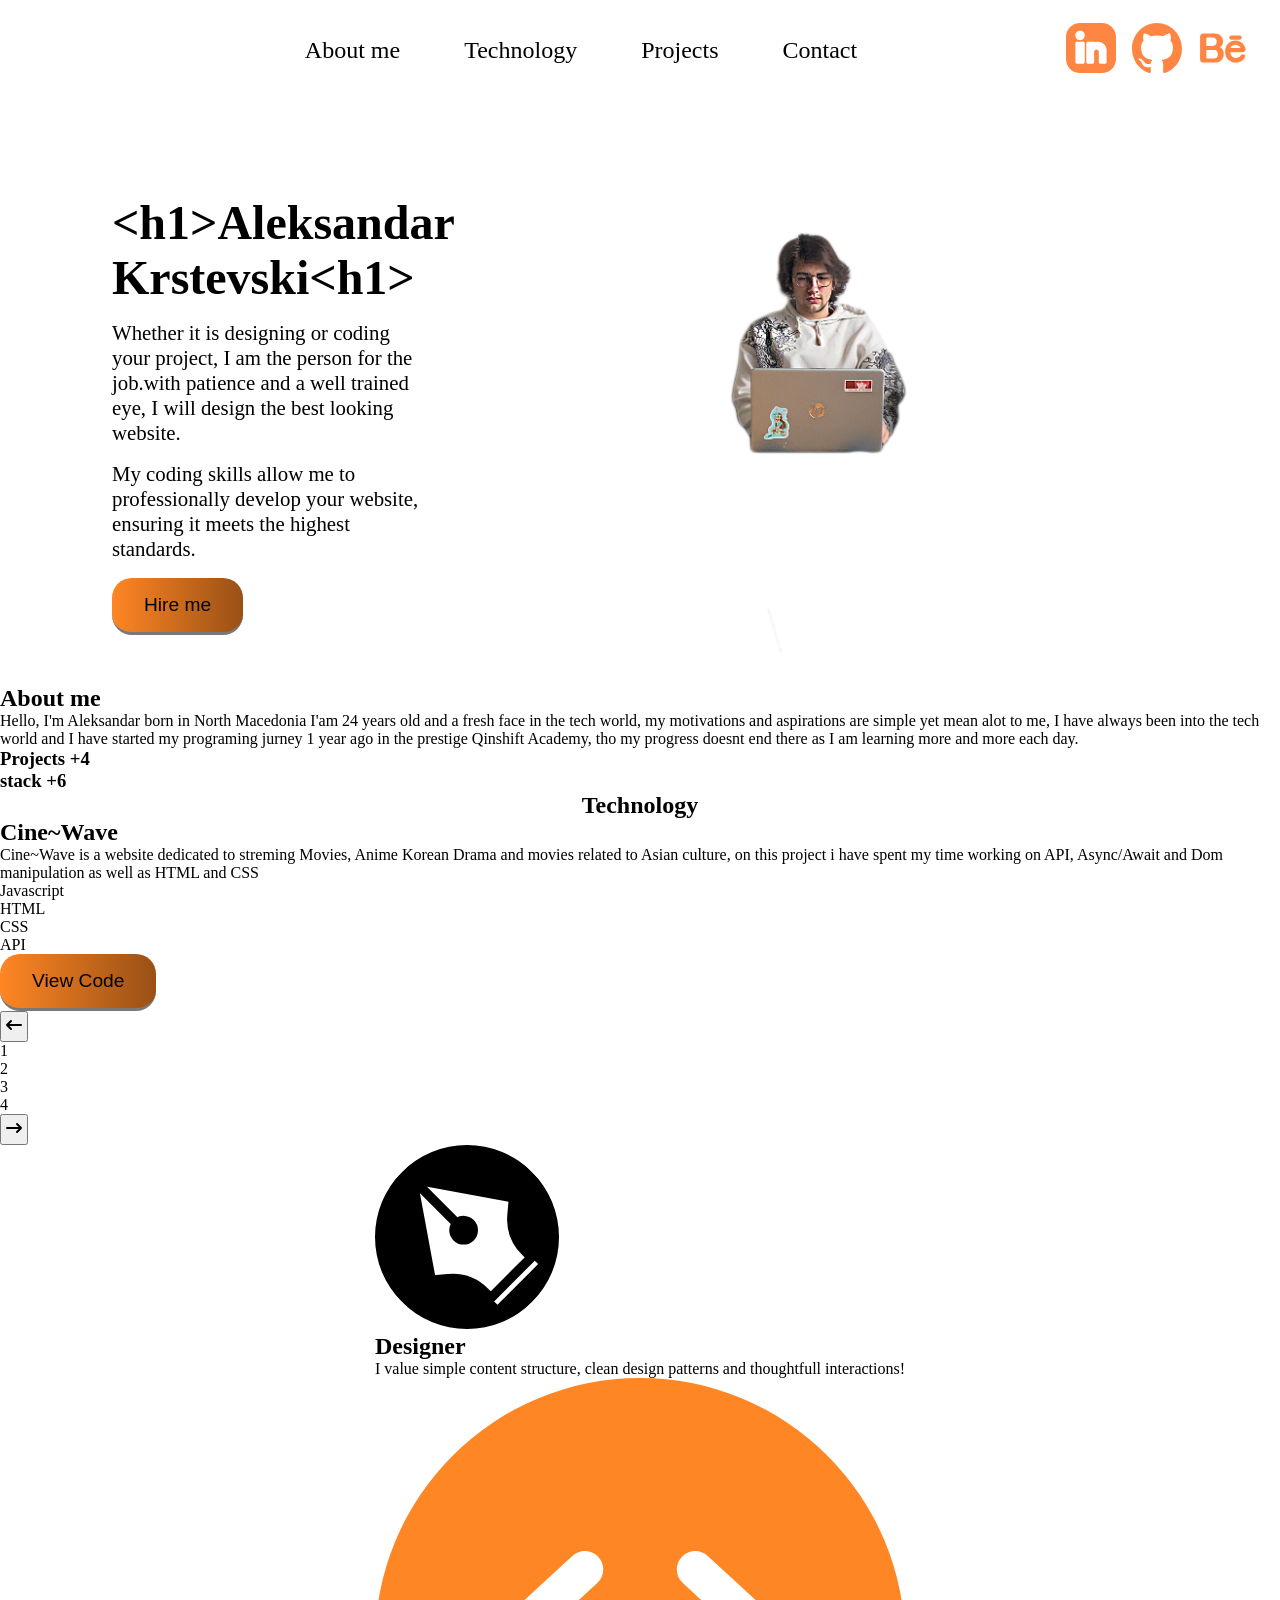
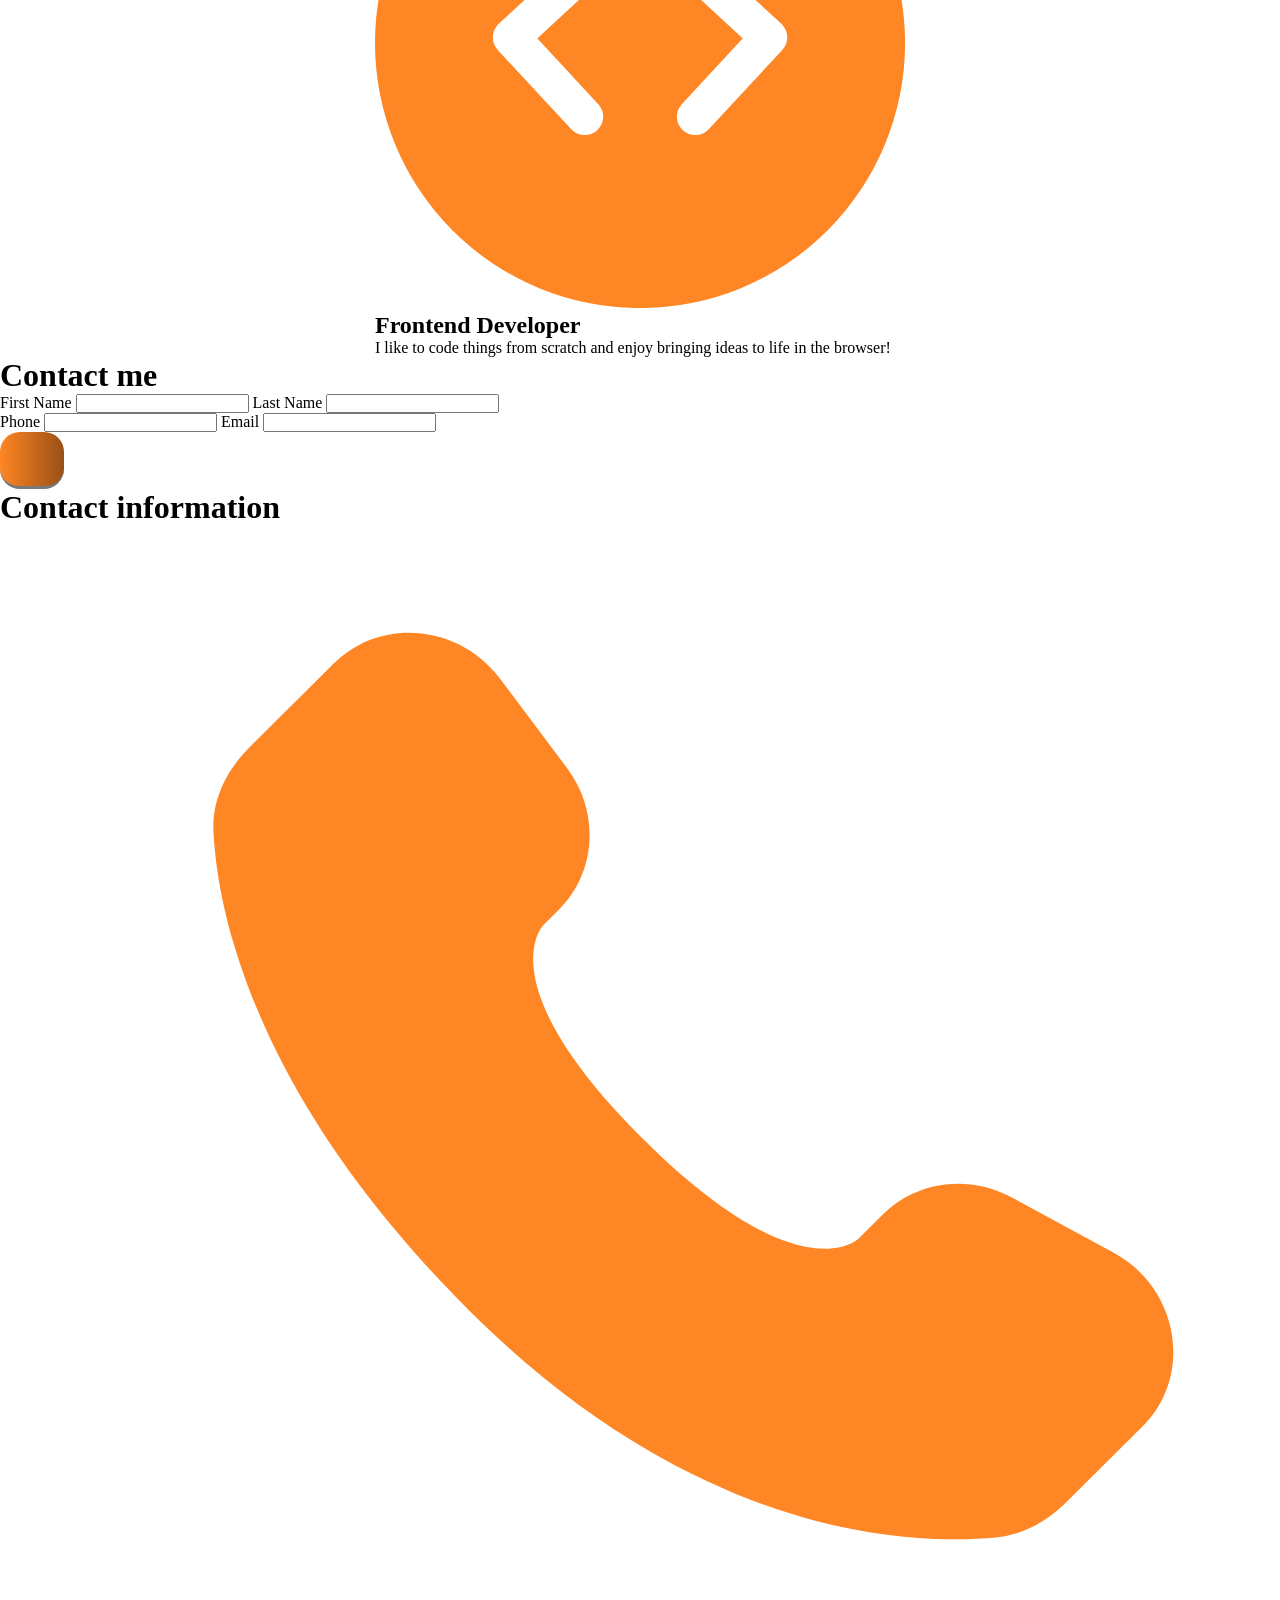
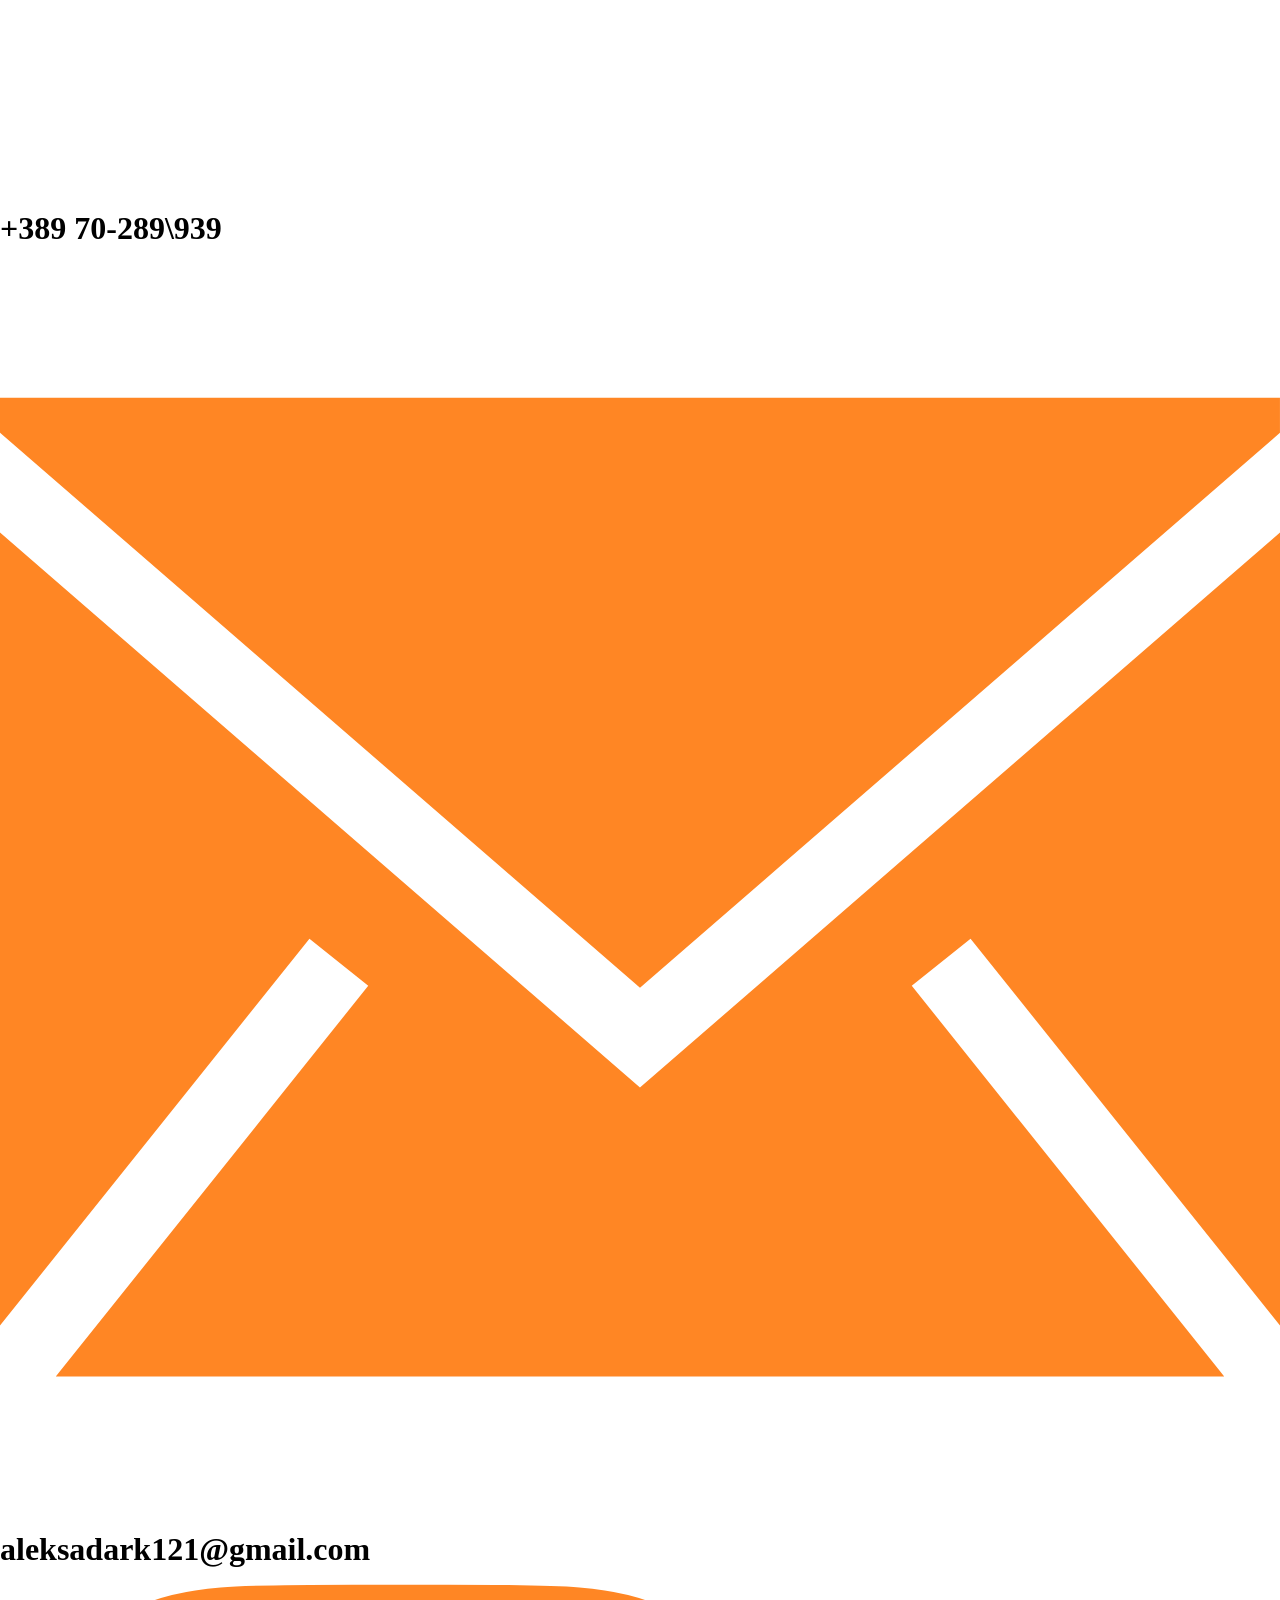
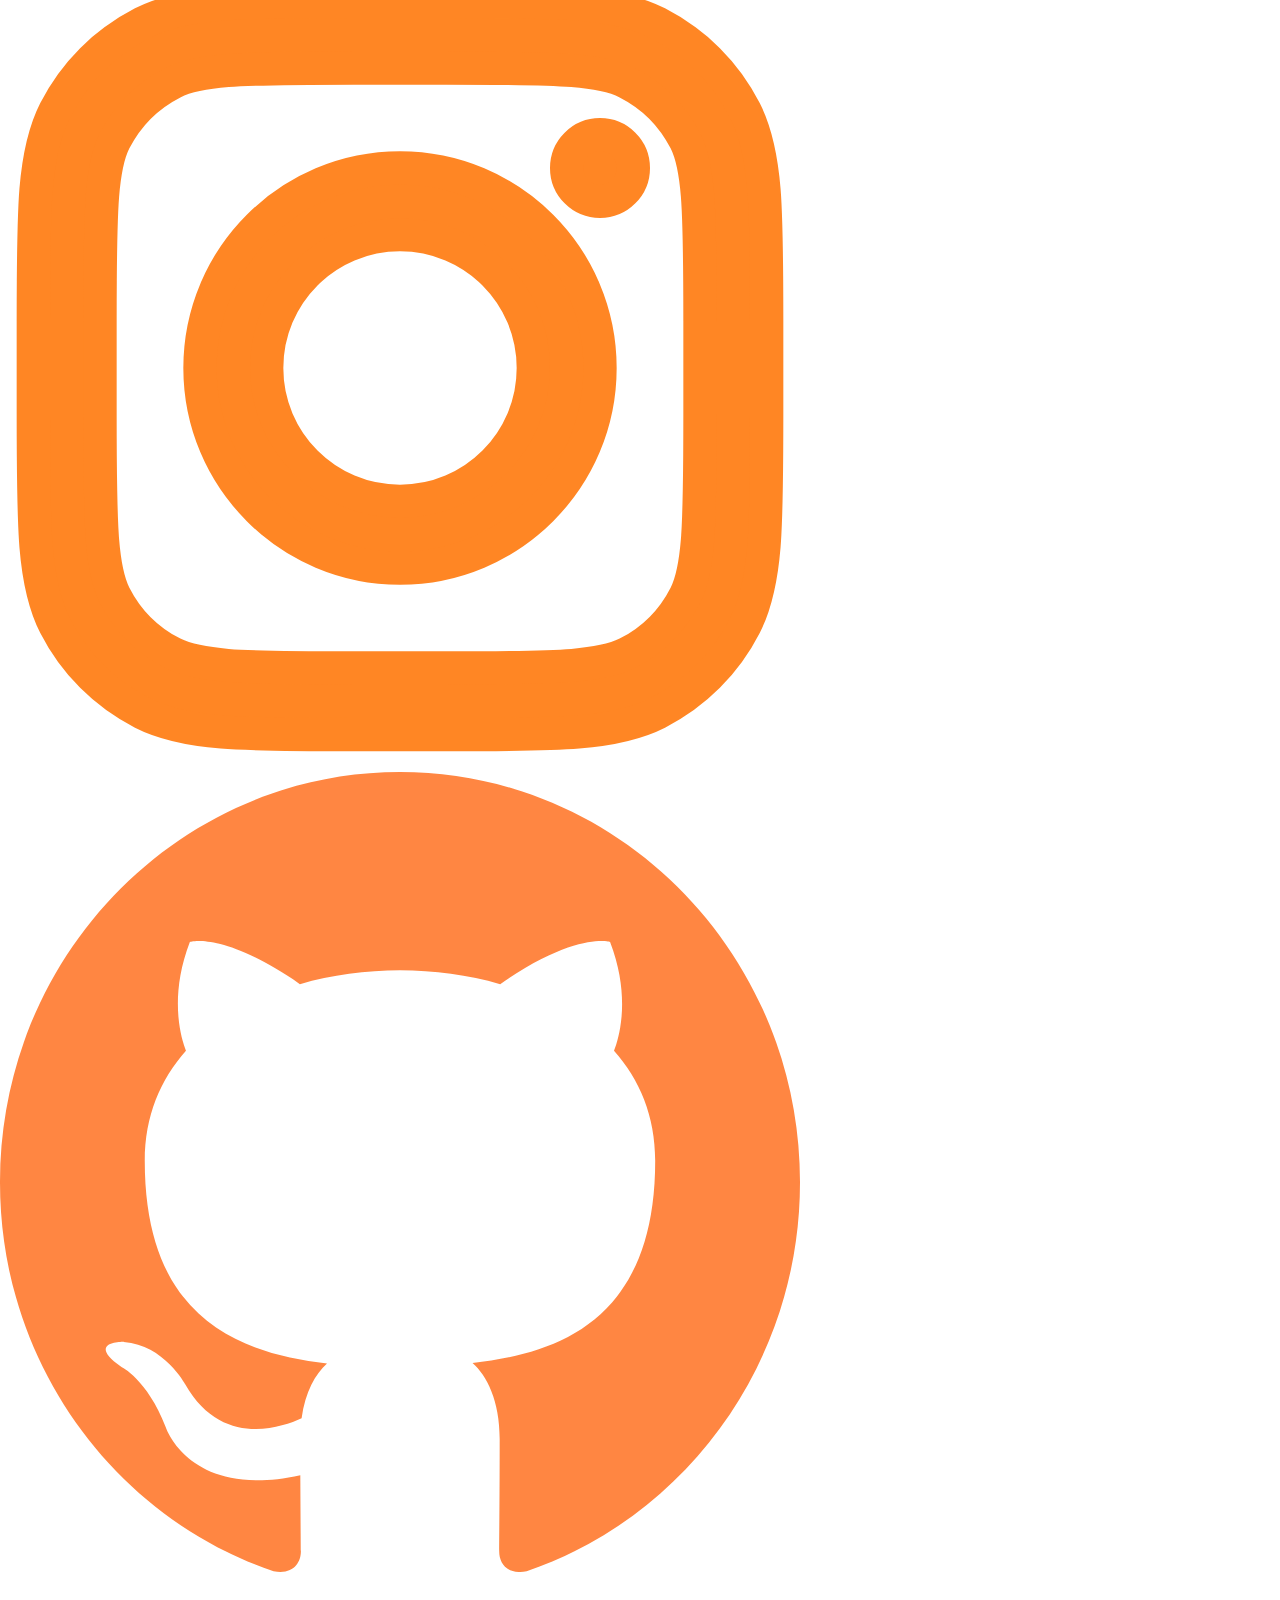
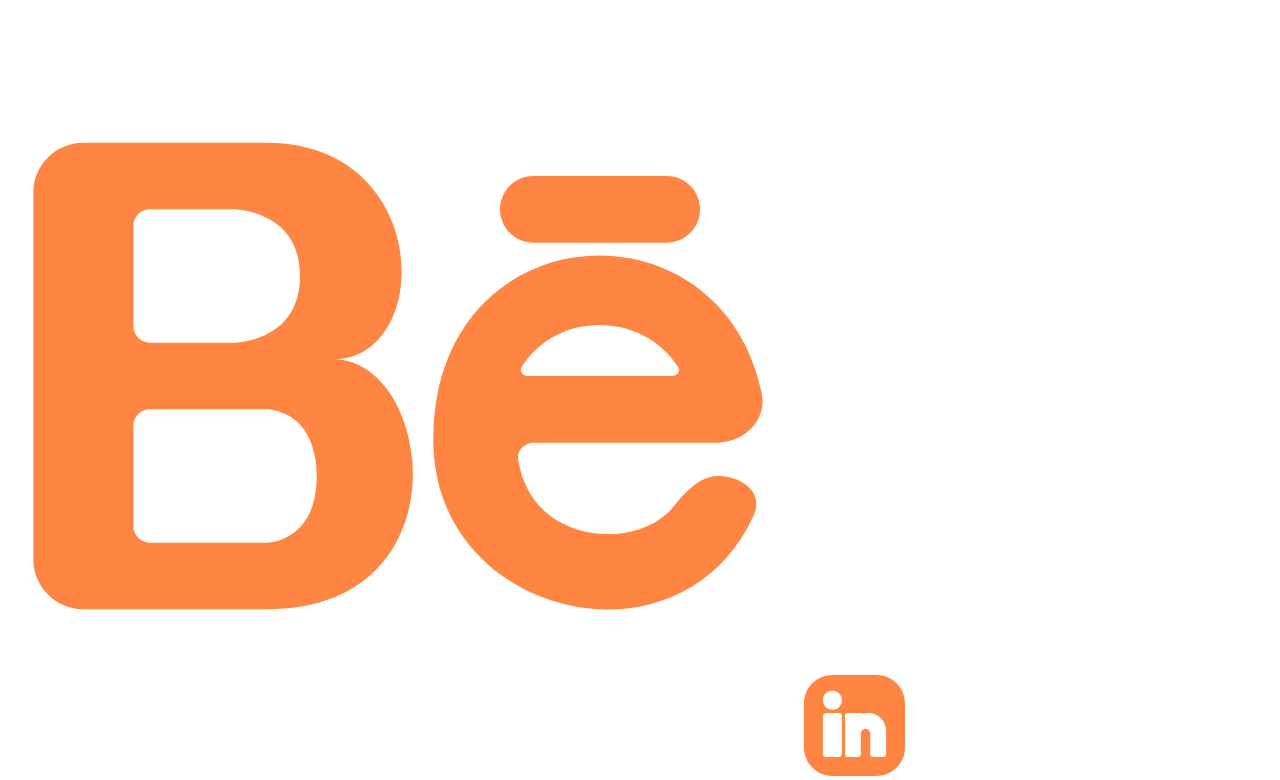
<file: MainPage.html>
<!DOCTYPE html>
<html lang="en">
<head>
    <meta charset="UTF-8">
    <meta name="viewport" content="width=device-width, initial-scale=1.0">
    <title>Aleksandar Krstevski</title>
    <link rel="stylesheet" href="css.css" type="text/css">
    <nav>
        <div class="page-links">
            <a href="section1">About me</a>
            <a href="section1">Technology</a>
            <a href="section1">Projects</a>
            <a href="section1">Contact</a>
        </div>
    
        <div class="icon-links">
            <a href="https://www.linkedin.com/in/aleksandar-krstevski-a5b680259/" target="_blank"><img src="Img/Icons/linkedin-linked-in-svgrepo-com.svg" alt="Lineked in link" class="nav-link"></a>
            <a href="https://github.com/ackooo22" target="_blank"><img src="Img/Icons/github-142-svgrepo-com.svg" alt="Github link" class="nav-link"></a>
            <a href="https://www.behance.net/aleksankrstevs4"><img src="Img/Icons/behance-svgrepo-com.svg" alt="Behance link" class="nav-link"></a>
        </div>
    </nav>    
</head>
<body>

    <main>
        <section class="section-1">

            <div class="left-side-about">
                <h1>&lth1&gtAleksandar Krstevski&lth1&gt</h1>
                <p>Whether it is designing or coding your project, I am the person for the job.with patience and a well trained eye, I will design the best looking website.</p>
                <p>My coding skills allow me to professionally develop your website, ensuring it meets the highest standards.</p>

                <button class="prm-btn">Hire me</button>
            </div>

            <div class="right-side-img">
                <img src="Img/My img/Aleksandar.png" alt="">
            </div>

        </section>

        <section class="section-2">
            <div class="left-side-img">

            </div>

            <div class="right-side-about-me">
                <h1>About me</h1>
                <p>Hello, I'm Aleksandar born in North Macedonia I'am 24 years old and a fresh face in the tech world, my motivations and aspirations are simple yet mean alot to me, I have always been into the tech world and I have started my programing jurney 1 year ago in the prestige Qinshift Academy, tho my progress doesnt end there as I am learning more and more each day.</p>

                <div class="counters">

                    <div class="projects">
                        <h3>Projects +4</h3>
                    </div>

                    <div class="stack">
                        <h3>stack +6</h3>
                    </div>

                </div>
            </div>
        </section>

        <section class="section-3">
            <h1>Technology</h1>

        </section>

        <section class="section-4 slideshow">

            <div class="parent-div">
                <div class="slider-div">
                    <div class="slide1">
                        <div class="left-side-slider">
                            <h1>Cine~Wave</h1>
                            <p>Cine~Wave is a website dedicated to streming Movies, Anime Korean Drama and movies related to Asian culture, on this project i have spent my time working on API, Async/Await and Dom manipulation as well as HTML and CSS</p>

                            <div class="tags">
                                <p class="tag">Javascript</p>
                                <p class="tag">HTML</p>
                                <p class="tag">CSS</p>
                                <p class="tag">API</p>
                            </div>

                            <button class="prm-btn">View Code</button>
                        </div>
                    </div>
                </div>

                <div class="slide-btn">
                    <button class="left"><svg class="w-6 h-6 text-gray-800  dark:text-white" aria-hidden="true" xmlns="http://www.w3.org/2000/svg" width="24" height="24" fill="none" viewBox="0 0 24 24">
                        <path stroke="currentColor" stroke-linecap="round" stroke-linejoin="round" stroke-width="2" d="M5 12h14M5 12l4-4m-4 4 4 4"/>
                    </svg>
                    </button>
                    <div class="1">1</div>
                    <div class="2">2</div>
                    <div class="3">3</div>
                    <div class="4">4</div>
                    <button class="right"><svg class="w-6 h-6 text-gray-800 dark:text-white" aria-hidden="true" xmlns="http://www.w3.org/2000/svg" width="24" height="24" fill="none" viewBox="0 0 24 24">
                        <path stroke="currentColor" stroke-linecap="round" stroke-linejoin="round" stroke-width="2" d="M19 12H5m14 0-4 4m4-4-4-4"/>
                    </svg>
                    </button>
                </div>
            </div>
        </section>

        <section class="section-4">
            <div class="card-1">
                <div class="icon">
                    <svg version="1.1" id="Uploaded to svgrepo.com" xmlns="http://www.w3.org/2000/svg" xmlns:xlink="http://www.w3.org/1999/xlink" width="184px" height="184px" viewBox="-3.2 -3.2 38.40 38.40" xml:space="preserve" fill="#000000" transform="rotate(-45)matrix(-1, 0, 0, -1, 0, 0)" stroke="#000000"><g id="SVGRepo_bgCarrier" stroke-width="0"><rect x="-3.2" y="-3.2" width="38.40" height="38.40" rx="19.2" fill="#FFFFF8624" strokewidth="0"></rect></g><g id="SVGRepo_tracerCarrier" stroke-linecap="round" stroke-linejoin="round"></g><g id="SVGRepo_iconCarrier"> <style type="text/css"> .sharpcorners_een{fill:#FFFF;} .st0{fill:#0B1719;} </style> <g> <g> <rect x="9" y="1" class="sharpcorners_een" width="13" height="2"></rect> <path class="sharpcorners_een" d="M24.598,12.998C22.318,11.098,21,8.284,21,5.316V4H10v1.316c0,2.968-1.318,5.782-3.598,7.682 L4,15l11,16V19.95c-1.141-0.232-2-1.24-2-2.45c0-1.381,1.119-2.5,2.5-2.5s2.5,1.119,2.5,2.5c0,1.209-0.859,2.218-2,2.45V31l11-16 L24.598,12.998z"></path> </g> <g> <rect x="9" y="1" class="sharpcorners_een" width="13" height="2"></rect> <path class="sharpcorners_een" d="M24.598,12.998C22.318,11.098,21,8.284,21,5.316V4H10v1.316c0,2.968-1.318,5.782-3.598,7.682 L4,15l11,16V19.95c-1.141-0.232-2-1.24-2-2.45c0-1.381,1.119-2.5,2.5-2.5s2.5,1.119,2.5,2.5c0,1.209-0.859,2.218-2,2.45V31l11-16 L24.598,12.998z"></path> </g> </g> </g></svg>
                </div>
                <h1>Designer</h1>
                <p>I value simple content structure, clean design patterns and thoughtfull interactions!</p>
            </div>

            <div class="card-2">
                <div class="icon">
                    <svg viewBox="-2.4 -2.4 28.80 28.80" fill="none" xmlns="http://www.w3.org/2000/svg"><g id="SVGRepo_bgCarrier" stroke-width="0"><rect x="-2.4" y="-2.4" width="28.80" height="28.80" rx="14.4" fill="#FF8624" strokewidth="0"></rect></g><g id="SVGRepo_tracerCarrier" stroke-linecap="round" stroke-linejoin="round"></g><g id="SVGRepo_iconCarrier"> <path d="M9 8L5 11.6923L9 16M15 8L19 11.6923L15 16" stroke="#ffffff" stroke-width="2" stroke-linecap="round" stroke-linejoin="round"></path> </g></svg>
                </div>
                <h1>Frontend Developer</h1>
                <p>I like to code things from scratch and enjoy bringing ideas to life in the browser!</p>
            </div>
        </section>
    </main>

    <footer>
        <div class="left-side-footer">
            <h1>Contact me</h1>

            <form method="">
                <label for="FName">First Name</label>
                <input type="text" id="FName" name="FName">
                <label for="LName">Last Name</label>
                <input type="text" id="FName" name="LName">
                <br>
                <label for="Phone">Phone</label>
                <input type="tel" name="phone" id="phone" pattern="[0-9] {3} [0-9] {3} [0-9] {3}" required>
                <label for="email">Email</label>
                <input type="email" name="email" id="email" required>
                <br>
                <input type="button" name="button" id="button" class="prm-btn">
            </form>
        </div>

        <div class="left-side-footer">
            <h1>Contact information</h1>
            <div class="email-num">
                <svg viewBox="0 0 24 24" fill="none" xmlns="http://www.w3.org/2000/svg"><g id="SVGRepo_bgCarrier" stroke-width="0"></g><g id="SVGRepo_tracerCarrier" stroke-linecap="round" stroke-linejoin="round"></g><g id="SVGRepo_iconCarrier"> <path d="M16.5562 12.9062L16.1007 13.359C16.1007 13.359 15.0181 14.4355 12.0631 11.4972C9.10812 8.55901 10.1907 7.48257 10.1907 7.48257L10.4775 7.19738C11.1841 6.49484 11.2507 5.36691 10.6342 4.54348L9.37326 2.85908C8.61028 1.83992 7.13596 1.70529 6.26145 2.57483L4.69185 4.13552C4.25823 4.56668 3.96765 5.12559 4.00289 5.74561C4.09304 7.33182 4.81071 10.7447 8.81536 14.7266C13.0621 18.9492 17.0468 19.117 18.6763 18.9651C19.1917 18.9171 19.6399 18.6546 20.0011 18.2954L21.4217 16.883C22.3806 15.9295 22.1102 14.2949 20.8833 13.628L18.9728 12.5894C18.1672 12.1515 17.1858 12.2801 16.5562 12.9062Z" fill="#FF8624"></path> </g></svg>

                <h1>+389 70-289\939</h1>


                <svg fill="#FF8624" viewBox="0 0 1920 1920" xmlns="http://www.w3.org/2000/svg"><g id="SVGRepo_bgCarrier" stroke-width="0"></g><g id="SVGRepo_tracerCarrier" stroke-linecap="round" stroke-linejoin="round"></g><g id="SVGRepo_iconCarrier"> <path d="M1920 428.266v1189.54l-464.16-580.146-88.203 70.585 468.679 585.904H83.684l468.679-585.904-88.202-70.585L0 1617.805V428.265l959.944 832.441L1920 428.266ZM1919.932 226v52.627l-959.943 832.44L.045 278.628V226h1919.887Z" fill-rule="evenodd"></path> </g></svg>

                <h1>aleksadark121@gmail.com</h1>
            </div>

            <div class="footer-links">
                <a href="#"><img src="Img/Icons/instagram-svgrepo-com.svg" alt="Instagram link"></a>
                <a href="#"><img src="Img/Icons/github-142-svgrepo-com.svg" alt="Github link"></a>
                <a href="#"><img src="Img/Icons/behance-svgrepo-com.svg" alt="Behance link"></a>
                <a href="#"><img src="Img/Icons/linkedin-linked-in-svgrepo-com.svg" alt="linked in link"></a>
            </div>
        </div>
    </footer>
</body>
</html>
</file>
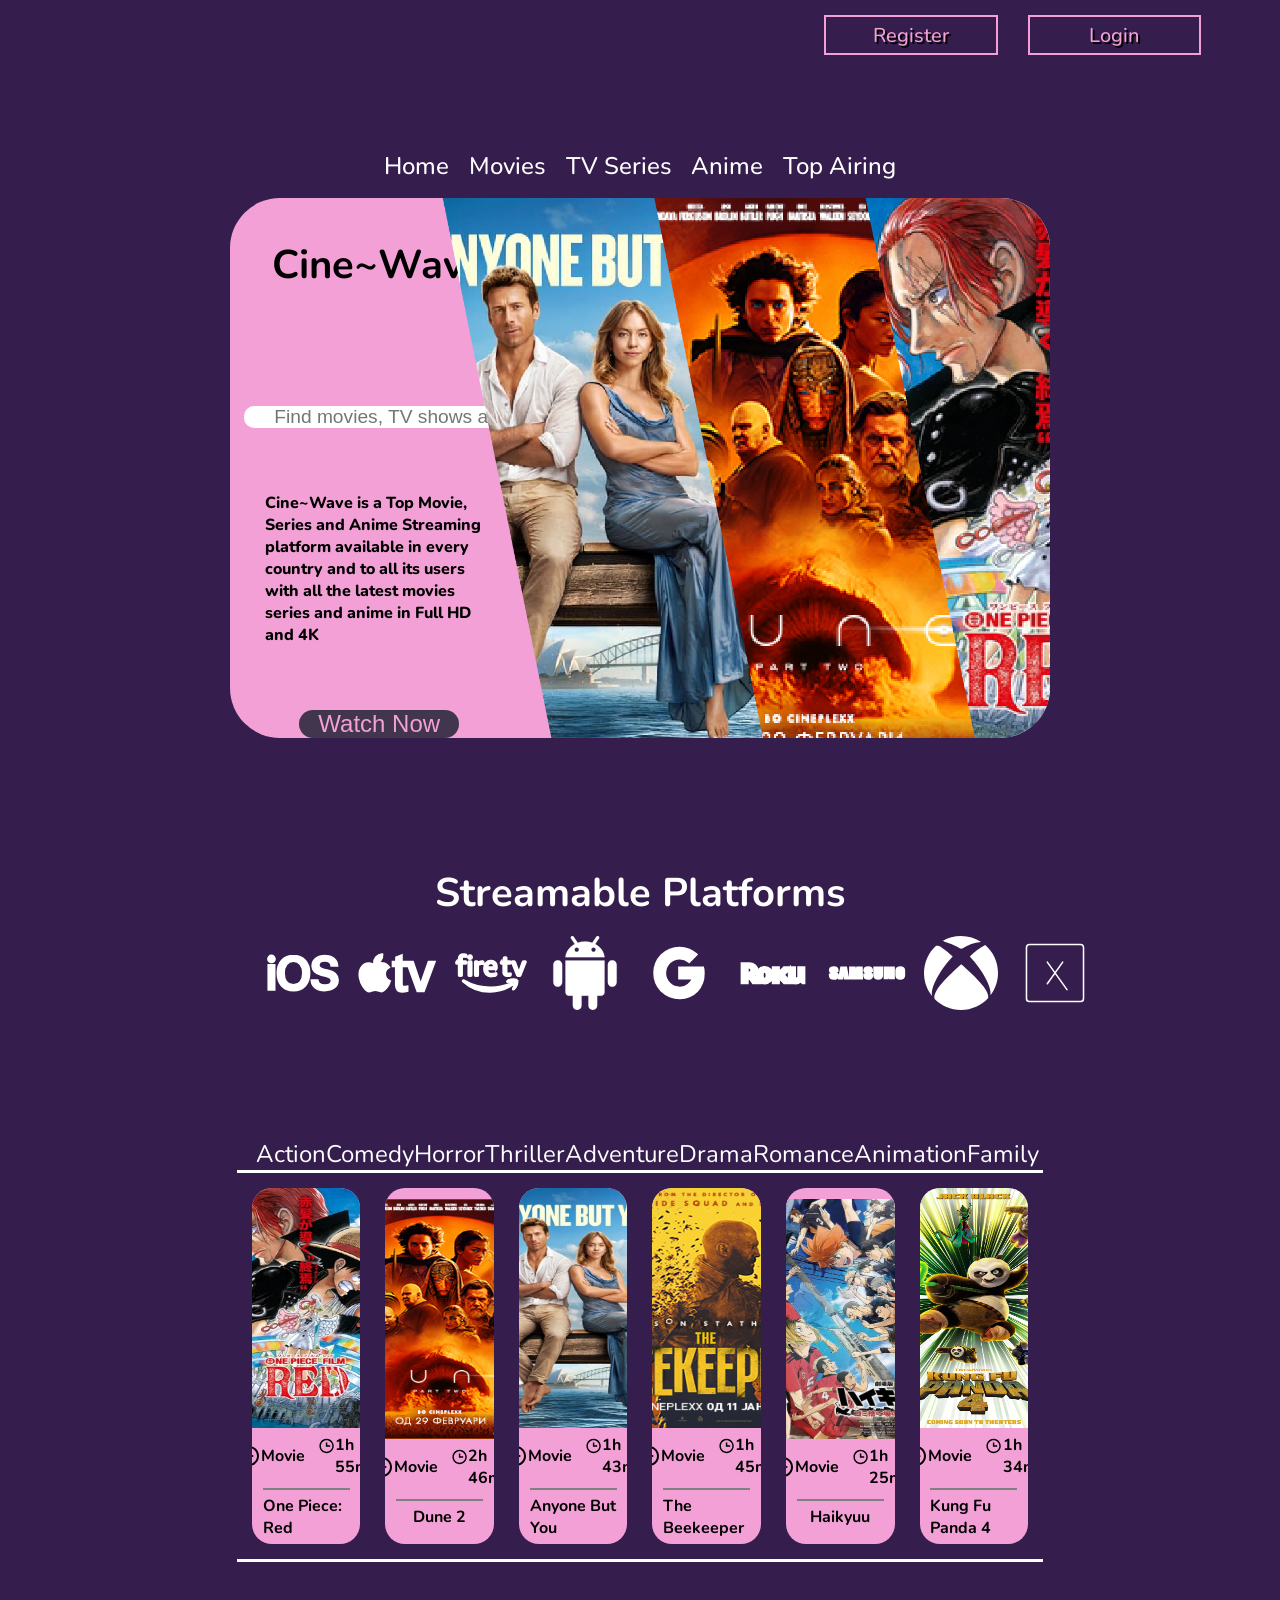
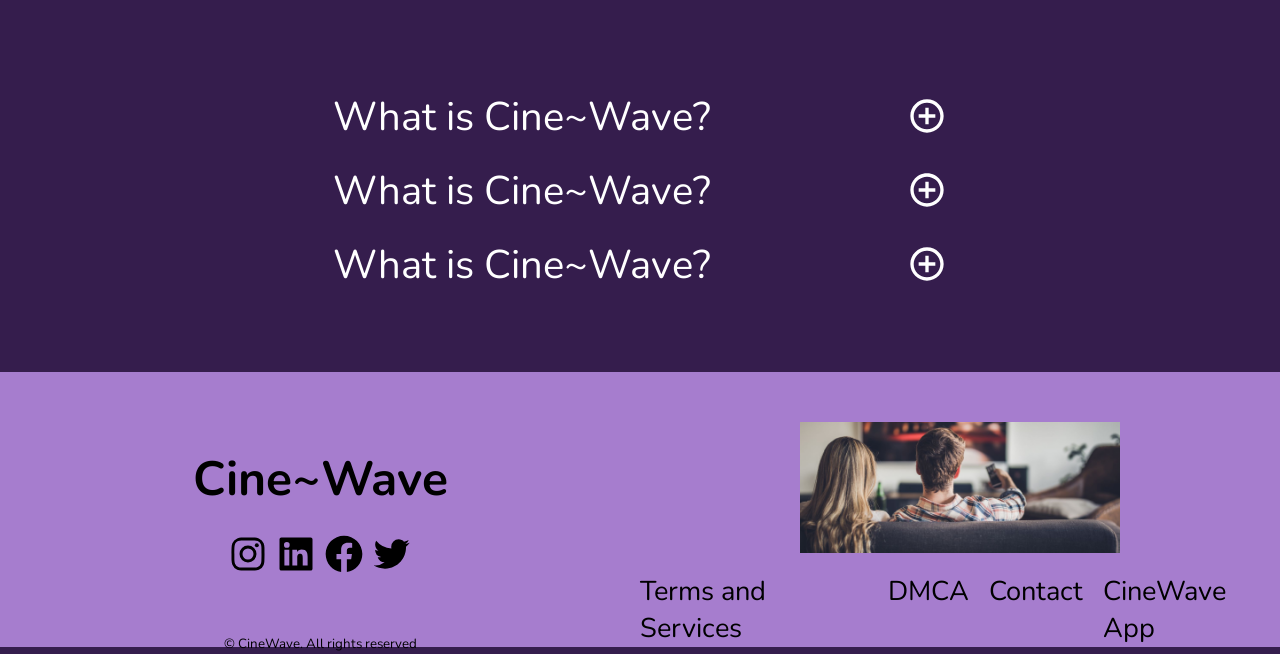
<file: assets/website/Project/landing.html>
<!DOCTYPE html>
<html lang="en">
<head>
    <meta charset="UTF-8">
    <meta name="viewport" content="width=device-width, initial-scale=1.0">
    <title>CineWave</title>
    <link rel="stylesheet" href="assets/css/landing.css" type="text/css">
</head>
<body>

    <nav>
        <button class="btn register"><a href="#">Register</a></button>
        <button class="btn login"><a href="#">Login</a></button>
    </nav>

    <main>

        <!-- Section one quick links and search bar -->

        <section class="sec-1">

            <!-- Quick links -->

            <div class="links">
                <a href="#">Home</a>
                <a href="#">Movies</a>
                <a href="#">TV Series</a>
                <a href="#">Anime</a>
                <a href="#">Top Airing</a>
            </div>

            <!-- search and hero img section -->

            <div class="info-box">

                <!-- information and quick search  -->

                <div class="info">
                    <h1>Cine~Wave</h1>
                    <input type="search" name="search-bar" id="search-bar" placeholder="Find movies, TV shows and more">
                    <p>Cine~Wave is a Top Movie, Series and Anime 
                        Streaming platform available in every country 
                        and to all its users with all the latest movies
                        series and anime in Full HD and 4K</p>
                        <button class="btn"><a href="#">Watch Now</a></button>
                </div>

                <!-- Hero img -->

                <div class="overlay"><div class="img-movies"><img src="assets/Img/HeroImg.png" alt=""></div></div>
                
            </div>
        </section>

        <!-- Section 2 Partnering platforms -->

        <section class="sec-2">

            <div id="h1">
                <h1>Streamable Platforms</h1>
            </div>

            <div class="icons">
                <img src="assets/Img/partner icons/ios-svgrepo-com.svg" alt="ios" id="icon">
                <img src="assets/Img/partner icons/appletv-svgrepo-com.svg" alt="apple-tv" id="icon">
                <img src="assets/Img/partner icons/amazonfiretv-svgrepo-com.svg" alt="fire-tv" id="icon">
                <img src="assets/Img/partner icons/android-svgrepo-com.svg" alt="android" id="icon">
                <img src="assets/Img/partner icons/google-svgrepo-com.svg" alt="google" id="icon">
                <img src="assets/Img/partner icons/roku-svgrepo-com.svg" id="icon" alt="roku">
                <img src="assets/Img/partner icons/samsung-svgrepo-com.svg" alt="samsung" id="icon">
                <img src="assets/Img/partner icons/xbox-svgrepo-com.svg"  id="icon" alt="Xbox">
                <img id="icon" src="assets/Img/partner icons/xfinity-svgrepo-com.svg" alt="x-finity">
            </div>

        </section>
        

        <!-- Movie preview cards with quick genre links -->

        <section class="sec-3">
            <!-- Quick links -->
            <div class="links">
                <a href="#">Action</a>
                <a href="#">Comedy</a>
                <a href="#">Horror</a>
                <a href="#">Thriller</a>
                <a href="#">Adventure</a>
                <a href="#">Drama</a>
                <a href="#">Romance</a>
                <a href="#">Animation</a>
                <a href="#">Family</a>
            </div>

            <!-- Display cards with movies -->

            <!-- Card 1 -->

            <div class="cards">
                <div class="card">
                    <div class="img"><img src="assets/Img/landing page cards/One_Piece_Film_Red_Visual_Poster.png" alt="onePiece"></div>
                    <div class="info">
                        <div class="type">
                            <svg xmlns="http://www.w3.org/2000/svg" width="24" height="24" viewBox="0 0 24 24" style="fill: rgba(0, 0, 0, 1);"><path d="M12 2C6.486 2 2 6.486 2 12s4.486 10 10 10 10-4.486 10-10S17.514 2 12 2zm0 18c-4.411 0-8-3.589-8-8s3.589-8 8-8 8 3.589 8 8-3.589 8-8 8z"></path><path d="m9 17 8-5-8-5z"></path></svg>
                            <p>Movie</p>
                        </div>
                        <div class="time">
                            <svg xmlns="http://www.w3.org/2000/svg" width="24" height="24" viewBox="0 0 24 24" style="fill: rgba(0, 0, 0, 1);"><path d="M12 2C6.486 2 2 6.486 2 12s4.486 10 10 10 10-4.486 10-10S17.514 2 12 2zm0 18c-4.411 0-8-3.589-8-8s3.589-8 8-8 8 3.589 8 8-3.589 8-8 8z"></path><path d="M13 7h-2v6h6v-2h-4z"></path></svg>
                            <p>1h 55m</p>
                        </div>
                    </div>
                    <div class="title">
                        <p>One Piece: Red</p>
                    </div>
                </div>

                <!-- Card 2 -->

                <div class="card">
                    <div class="img">
                        <img src="assets/Img/landing page cards/223x324_DUNE2_MKD.jpg" alt="dune">
                    </div>
                    <div class="info">
                        <div class="type">
                            <svg xmlns="http://www.w3.org/2000/svg" width="24" height="24" viewBox="0 0 24 24" style="fill: rgba(0, 0, 0, 1);"><path d="M12 2C6.486 2 2 6.486 2 12s4.486 10 10 10 10-4.486 10-10S17.514 2 12 2zm0 18c-4.411 0-8-3.589-8-8s3.589-8 8-8 8 3.589 8 8-3.589 8-8 8z"></path><path d="m9 17 8-5-8-5z"></path></svg>
                            <p>Movie</p>
                        </div>
                        <div class="time">
                            <svg xmlns="http://www.w3.org/2000/svg" width="24" height="24" viewBox="0 0 24 24" style="fill: rgba(0, 0, 0, 1);"><path d="M12 2C6.486 2 2 6.486 2 12s4.486 10 10 10 10-4.486 10-10S17.514 2 12 2zm0 18c-4.411 0-8-3.589-8-8s3.589-8 8-8 8 3.589 8 8-3.589 8-8 8z"></path><path d="M13 7h-2v6h6v-2h-4z"></path></svg>
                            <p>2h 46m</p>
                        </div>
                    </div>
                    <div class="title">
                        <p>Dune 2</p>
                    </div>
                </div>

                <!-- Card 3 -->

                <div class="card">
                    <div class="img"><img src="assets/Img/landing page cards/5qHoazZiaLe7oFBok7XlUhg96f2.png" alt="AnyoneBut you"></div>
                    <div class="info">
                        <div class="type">
                            <svg xmlns="http://www.w3.org/2000/svg" width="24" height="24" viewBox="0 0 24 24" style="fill: rgba(0, 0, 0, 1);"><path d="M12 2C6.486 2 2 6.486 2 12s4.486 10 10 10 10-4.486 10-10S17.514 2 12 2zm0 18c-4.411 0-8-3.589-8-8s3.589-8 8-8 8 3.589 8 8-3.589 8-8 8z"></path><path d="m9 17 8-5-8-5z"></path></svg>
                            <p>Movie</p>
                        </div>
                        <div class="time">
                            <svg xmlns="http://www.w3.org/2000/svg" width="24" height="24" viewBox="0 0 24 24" style="fill: rgba(0, 0, 0, 1);"><path d="M12 2C6.486 2 2 6.486 2 12s4.486 10 10 10 10-4.486 10-10S17.514 2 12 2zm0 18c-4.411 0-8-3.589-8-8s3.589-8 8-8 8 3.589 8 8-3.589 8-8 8z"></path><path d="M13 7h-2v6h6v-2h-4z"></path></svg>
                            <p>1h 43m</p>
                        </div>
                    </div>
                    <div class="title"><p>Anyone But You</p></div>
                </div>

                <!-- Card 4 -->

                <div class="card">
                    <div class="img"><img src="assets/Img/landing page cards/BEEKEPER.png" alt="Beekeeper"></div>
                    <div class="info">
                        <div class="type">
                            <svg xmlns="http://www.w3.org/2000/svg" width="24" height="24" viewBox="0 0 24 24" style="fill: rgba(0, 0, 0, 1);"><path d="M12 2C6.486 2 2 6.486 2 12s4.486 10 10 10 10-4.486 10-10S17.514 2 12 2zm0 18c-4.411 0-8-3.589-8-8s3.589-8 8-8 8 3.589 8 8-3.589 8-8 8z"></path><path d="m9 17 8-5-8-5z"></path></svg>
                            <p>Movie</p>
                        </div>
                        <div class="time">
                            <svg xmlns="http://www.w3.org/2000/svg" width="24" height="24" viewBox="0 0 24 24" style="fill: rgba(0, 0, 0, 1);"><path d="M12 2C6.486 2 2 6.486 2 12s4.486 10 10 10 10-4.486 10-10S17.514 2 12 2zm0 18c-4.411 0-8-3.589-8-8s3.589-8 8-8 8 3.589 8 8-3.589 8-8 8z"></path><path d="M13 7h-2v6h6v-2h-4z"></path></svg>
                            <p>1h 45m</p>
                        </div>
                    </div>
                    <div class="title"><p>The Beekeeper</p></div>
                </div>

                <!-- Card 5 -->

                <div class="card">
                    <div class="img"><img src="assets/Img/landing page cards/haikyuu movie..png" alt="Haikyuu"></div>
                    <div class="info">
                        <div class="type">
                            <svg xmlns="http://www.w3.org/2000/svg" width="24" height="24" viewBox="0 0 24 24" style="fill: rgba(0, 0, 0, 1);"><path d="M12 2C6.486 2 2 6.486 2 12s4.486 10 10 10 10-4.486 10-10S17.514 2 12 2zm0 18c-4.411 0-8-3.589-8-8s3.589-8 8-8 8 3.589 8 8-3.589 8-8 8z"></path><path d="m9 17 8-5-8-5z"></path></svg>
                            <p>Movie</p>
                        </div>
                        <div class="time">
                            <svg xmlns="http://www.w3.org/2000/svg" width="24" height="24" viewBox="0 0 24 24" style="fill: rgba(0, 0, 0, 1);"><path d="M12 2C6.486 2 2 6.486 2 12s4.486 10 10 10 10-4.486 10-10S17.514 2 12 2zm0 18c-4.411 0-8-3.589-8-8s3.589-8 8-8 8 3.589 8 8-3.589 8-8 8z"></path><path d="M13 7h-2v6h6v-2h-4z"></path></svg>
                            <p>1h 25m</p>
                        </div>
                    </div>
                    <div class="title"><p>Haikyuu</p></div>
                </div>

                <!-- Card 6 -->

                <div class="card">
                    <div class="img"><img src="assets/Img/landing page cards/kung fu panda.jpg" alt="Panda"></div>
                    <div class="info">
                        <div class="type">
                            <svg xmlns="http://www.w3.org/2000/svg" width="24" height="24" viewBox="0 0 24 24" style="fill: rgba(0, 0, 0, 1);"><path d="M12 2C6.486 2 2 6.486 2 12s4.486 10 10 10 10-4.486 10-10S17.514 2 12 2zm0 18c-4.411 0-8-3.589-8-8s3.589-8 8-8 8 3.589 8 8-3.589 8-8 8z"></path><path d="m9 17 8-5-8-5z"></path></svg>
                            <p>Movie</p>
                        </div>
                        <div class="time">
                            <svg xmlns="http://www.w3.org/2000/svg" width="24" height="24" viewBox="0 0 24 24" style="fill: rgba(0, 0, 0, 1);"><path d="M12 2C6.486 2 2 6.486 2 12s4.486 10 10 10 10-4.486 10-10S17.514 2 12 2zm0 18c-4.411 0-8-3.589-8-8s3.589-8 8-8 8 3.589 8 8-3.589 8-8 8z"></path><path d="M13 7h-2v6h6v-2h-4z"></path></svg>
                            <p>1h 34m</p>
                        </div>
                    </div>
                    <div class="title"><p>Kung Fu Panda 4</p></div>
                </div>
                
            </div>
        </section>

        <!-- FAQ Section  -->

        <section class="sec-4">

            <!-- question 1 -->

            <div class="questions">
                <div class="question">
                    <p>What is Cine~Wave?</p>
                    <button id="plus"><svg xmlns="http://www.w3.org/2000/svg" width="40" height="40" viewBox="0 0 24 24" style="fill: rgb(255, 255, 255);"><path d="M13 7h-2v4H7v2h4v4h2v-4h4v-2h-4z"></path><path d="M12 2C6.486 2 2 6.486 2 12s4.486 10 10 10 10-4.486 10-10S17.514 2 12 2zm0 18c-4.411 0-8-3.589-8-8s3.589-8 8-8 8 3.589 8 8-3.589 8-8 8z"></path></svg></button>
                </div>
                <div class="answer"></div>
            </div>

            <!-- Question 2 -->

            <div class="questions">
                <div class="question">
                    <p>What is Cine~Wave?</p>
                    <button id="plus"><svg xmlns="http://www.w3.org/2000/svg" width="40" height="40" viewBox="0 0 24 24" style="fill: rgb(255, 255, 255);"><path d="M13 7h-2v4H7v2h4v4h2v-4h4v-2h-4z"></path><path d="M12 2C6.486 2 2 6.486 2 12s4.486 10 10 10 10-4.486 10-10S17.514 2 12 2zm0 18c-4.411 0-8-3.589-8-8s3.589-8 8-8 8 3.589 8 8-3.589 8-8 8z"></path></svg></button>
                </div>
                <div class="answer"></div>
            </div>

            <!-- question 3 -->

            <div class="questions">
                <div class="question">
                    <p>What is Cine~Wave?</p>
                    <button id="plus"><svg xmlns="http://www.w3.org/2000/svg" width="40" height="40" viewBox="0 0 24 24" style="fill: rgb(255, 255, 255);"><path d="M13 7h-2v4H7v2h4v4h2v-4h4v-2h-4z"></path><path d="M12 2C6.486 2 2 6.486 2 12s4.486 10 10 10 10-4.486 10-10S17.514 2 12 2zm0 18c-4.411 0-8-3.589-8-8s3.589-8 8-8 8 3.589 8 8-3.589 8-8 8z"></path></svg></button>
                </div>
                <div class="answer"></div>
            </div>
        </section>
        
    </main>
    
    
    <!-- Footer -->
    
    <footer>
        <div class="left-side">
            <h1>Cine~Wave</h1>
            <div class="social-media">
                <svg xmlns="http://www.w3.org/2000/svg" width="44" height="44" viewBox="0 0 24 24" style="fill: rgba(0, 0, 0, 1);"><path d="M11.999 7.377a4.623 4.623 0 1 0 0 9.248 4.623 4.623 0 0 0 0-9.248zm0 7.627a3.004 3.004 0 1 1 0-6.008 3.004 3.004 0 0 1 0 6.008z"></path><circle cx="16.806" cy="7.207" r="1.078"></circle><path d="M20.533 6.111A4.605 4.605 0 0 0 17.9 3.479a6.606 6.606 0 0 0-2.186-.42c-.963-.042-1.268-.054-3.71-.054s-2.755 0-3.71.054a6.554 6.554 0 0 0-2.184.42 4.6 4.6 0 0 0-2.633 2.632 6.585 6.585 0 0 0-.419 2.186c-.043.962-.056 1.267-.056 3.71 0 2.442 0 2.753.056 3.71.015.748.156 1.486.419 2.187a4.61 4.61 0 0 0 2.634 2.632 6.584 6.584 0 0 0 2.185.45c.963.042 1.268.055 3.71.055s2.755 0 3.71-.055a6.615 6.615 0 0 0 2.186-.419 4.613 4.613 0 0 0 2.633-2.633c.263-.7.404-1.438.419-2.186.043-.962.056-1.267.056-3.71s0-2.753-.056-3.71a6.581 6.581 0 0 0-.421-2.217zm-1.218 9.532a5.043 5.043 0 0 1-.311 1.688 2.987 2.987 0 0 1-1.712 1.711 4.985 4.985 0 0 1-1.67.311c-.95.044-1.218.055-3.654.055-2.438 0-2.687 0-3.655-.055a4.96 4.96 0 0 1-1.669-.311 2.985 2.985 0 0 1-1.719-1.711 5.08 5.08 0 0 1-.311-1.669c-.043-.95-.053-1.218-.053-3.654 0-2.437 0-2.686.053-3.655a5.038 5.038 0 0 1 .311-1.687c.305-.789.93-1.41 1.719-1.712a5.01 5.01 0 0 1 1.669-.311c.951-.043 1.218-.055 3.655-.055s2.687 0 3.654.055a4.96 4.96 0 0 1 1.67.311 2.991 2.991 0 0 1 1.712 1.712 5.08 5.08 0 0 1 .311 1.669c.043.951.054 1.218.054 3.655 0 2.436 0 2.698-.043 3.654h-.011z"></path></svg>


                <svg xmlns="http://www.w3.org/2000/svg" width="44" height="44" viewBox="0 0 24 24" style="fill: rgba(0, 0, 0, 1);"><path d="M20 3H4a1 1 0 0 0-1 1v16a1 1 0 0 0 1 1h16a1 1 0 0 0 1-1V4a1 1 0 0 0-1-1zM8.339 18.337H5.667v-8.59h2.672v8.59zM7.003 8.574a1.548 1.548 0 1 1 0-3.096 1.548 1.548 0 0 1 0 3.096zm11.335 9.763h-2.669V14.16c0-.996-.018-2.277-1.388-2.277-1.39 0-1.601 1.086-1.601 2.207v4.248h-2.667v-8.59h2.56v1.174h.037c.355-.675 1.227-1.387 2.524-1.387 2.704 0 3.203 1.778 3.203 4.092v4.71z"></path></svg>

                <svg xmlns="http://www.w3.org/2000/svg" width="44" height="44" viewBox="0 0 24 24" style="fill: rgba(0, 0, 0, 1);"><path d="M12.001 2.002c-5.522 0-9.999 4.477-9.999 9.999 0 4.99 3.656 9.126 8.437 9.879v-6.988h-2.54v-2.891h2.54V9.798c0-2.508 1.493-3.891 3.776-3.891 1.094 0 2.24.195 2.24.195v2.459h-1.264c-1.24 0-1.628.772-1.628 1.563v1.875h2.771l-.443 2.891h-2.328v6.988C18.344 21.129 22 16.992 22 12.001c0-5.522-4.477-9.999-9.999-9.999z"></path></svg>

                <svg xmlns="http://www.w3.org/2000/svg" width="44" height="44" viewBox="0 0 24 24" style="fill: rgba(0, 0, 0, 1);"><path d="M19.633 7.997c.013.175.013.349.013.523 0 5.325-4.053 11.461-11.46 11.461-2.282 0-4.402-.661-6.186-1.809.324.037.636.05.973.05a8.07 8.07 0 0 0 5.001-1.721 4.036 4.036 0 0 1-3.767-2.793c.249.037.499.062.761.062.361 0 .724-.05 1.061-.137a4.027 4.027 0 0 1-3.23-3.953v-.05c.537.299 1.16.486 1.82.511a4.022 4.022 0 0 1-1.796-3.354c0-.748.199-1.434.548-2.032a11.457 11.457 0 0 0 8.306 4.215c-.062-.3-.1-.611-.1-.923a4.026 4.026 0 0 1 4.028-4.028c1.16 0 2.207.486 2.943 1.272a7.957 7.957 0 0 0 2.556-.973 4.02 4.02 0 0 1-1.771 2.22 8.073 8.073 0 0 0 2.319-.624 8.645 8.645 0 0 1-2.019 2.083z"></path></svg>
            </div>
            <p><small>&copy; CineWave. All rights reserved</small></p>
        </div>
        <div class="right-side">
            <img src="assets/Img/rear-view-of-a-couple-watching-tv-while-relaxing-on-the-sofa-at-home--1132715308-84cec9878a8d4f2f98706c3d9953d487 1.png" alt="">
            <div class="links">
                <a href="#">Terms and Services</a>
                <a href="#">DMCA</a>
                <a href="#">Contact</a>
                <a href="#">CineWave App</a>
            </div>
        </div>
    </footer>

</body>
</html>
</file>
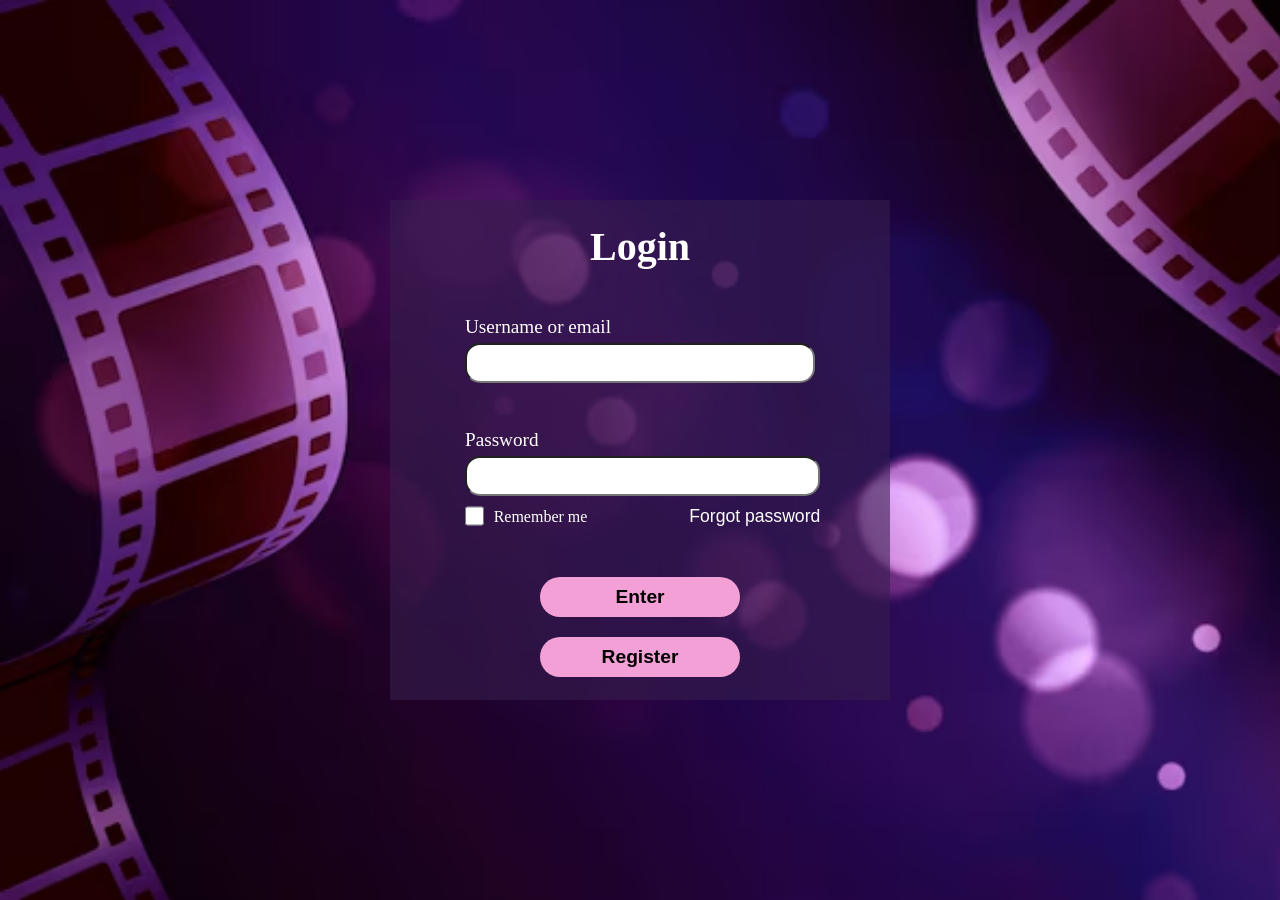
<file: assets/website/Project/login.html>
<!DOCTYPE html>
<html lang="en">
<head>
    <meta charset="UTF-8">
    <meta name="viewport" content="width=device-width, initial-scale=1.0">
    <title>CineWave</title>
    <link rel="stylesheet" href="assets/css/login.css" type="text/css">
</head>
<body>
    <main>
        <section>
            <h1>Login</h1>

            <div class="login">
                <p>Username or email</p>
                <input type="text" name="Username" id="username">
            </div>
            <div class="password">
                <p class="password-p">Password</p>
                <input type="password" name="password" id="password">
                <div class="remember-forgot">
                    <div class="radio">
                        <input type="checkbox">
                        <p class="remember"><small>Remember me</small></p>
                    </div>
                    
                    <button>Forgot password</button>
                </div>
            </div>

            <div class="buttons">
                <button class="enter">Enter</button>
                <button class="register">Register</button>
            </div>
        </section>
    </main>
</body>
</html>
</file>
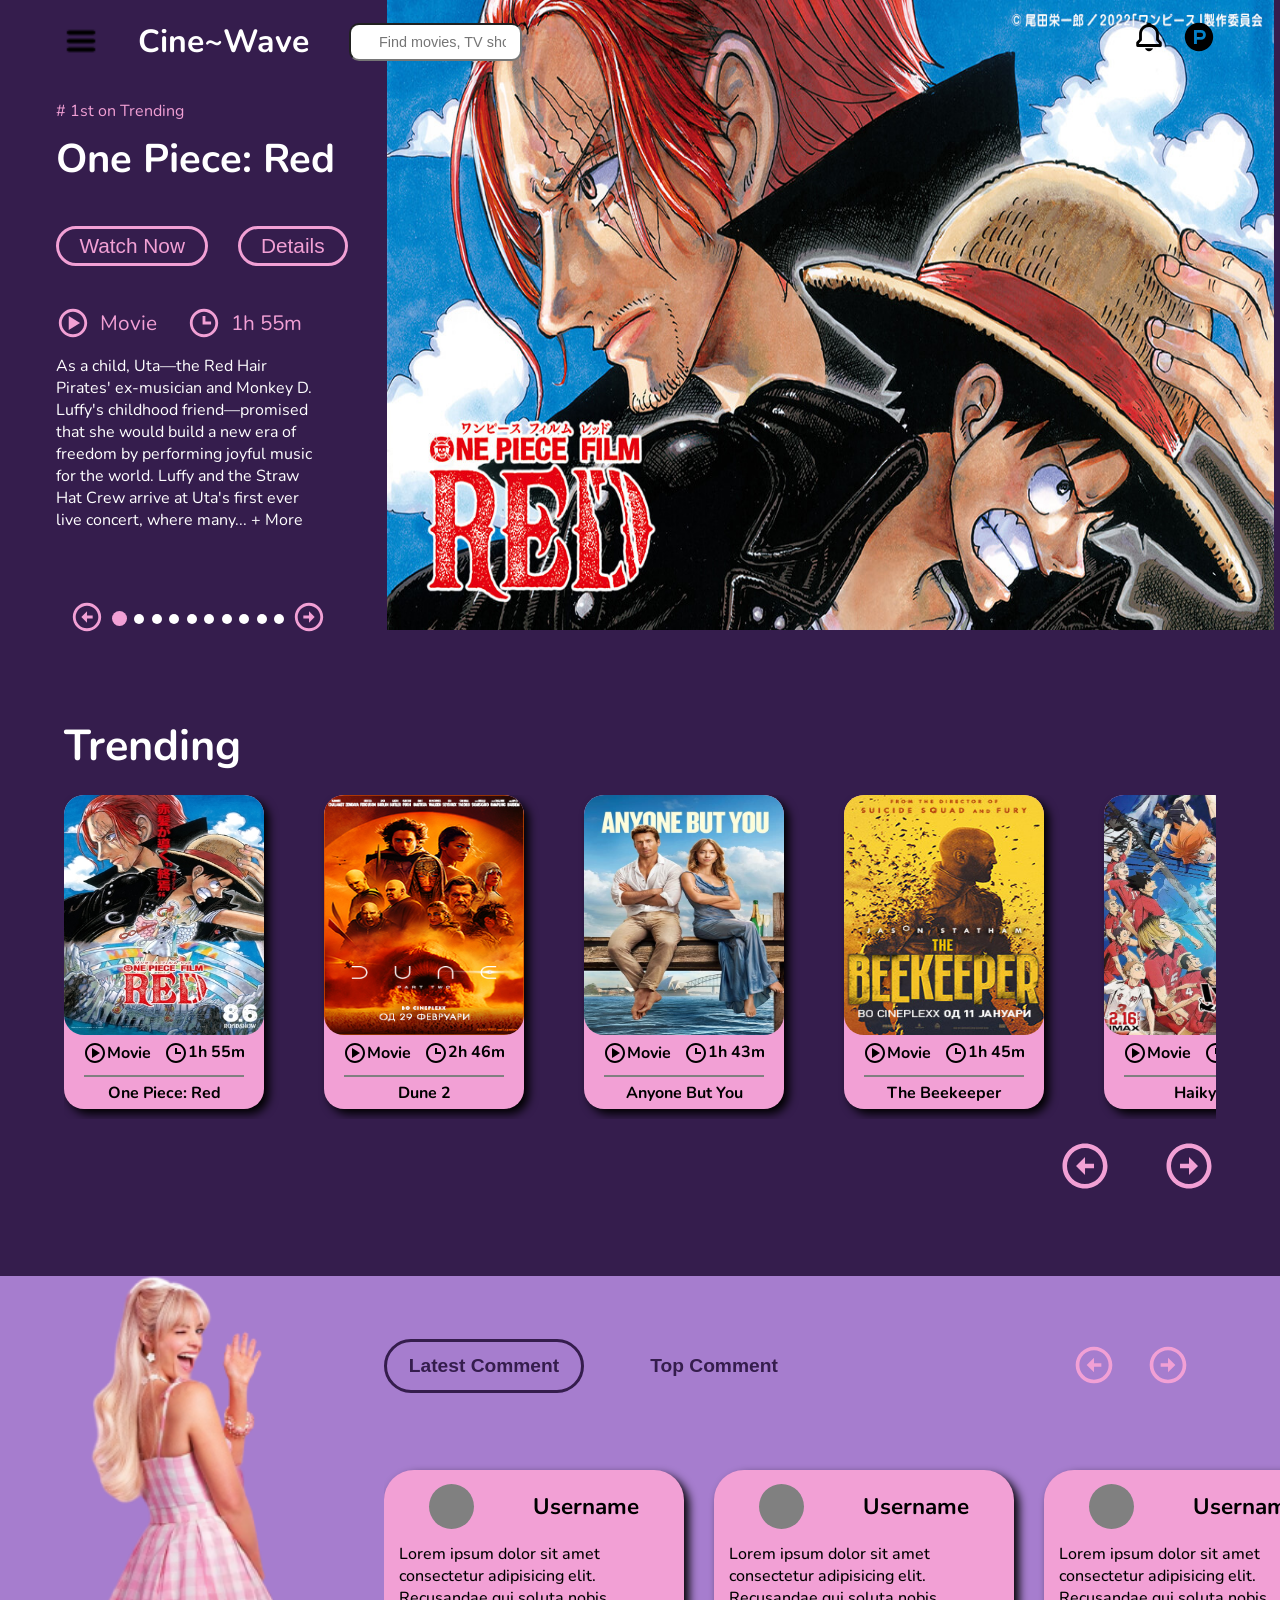
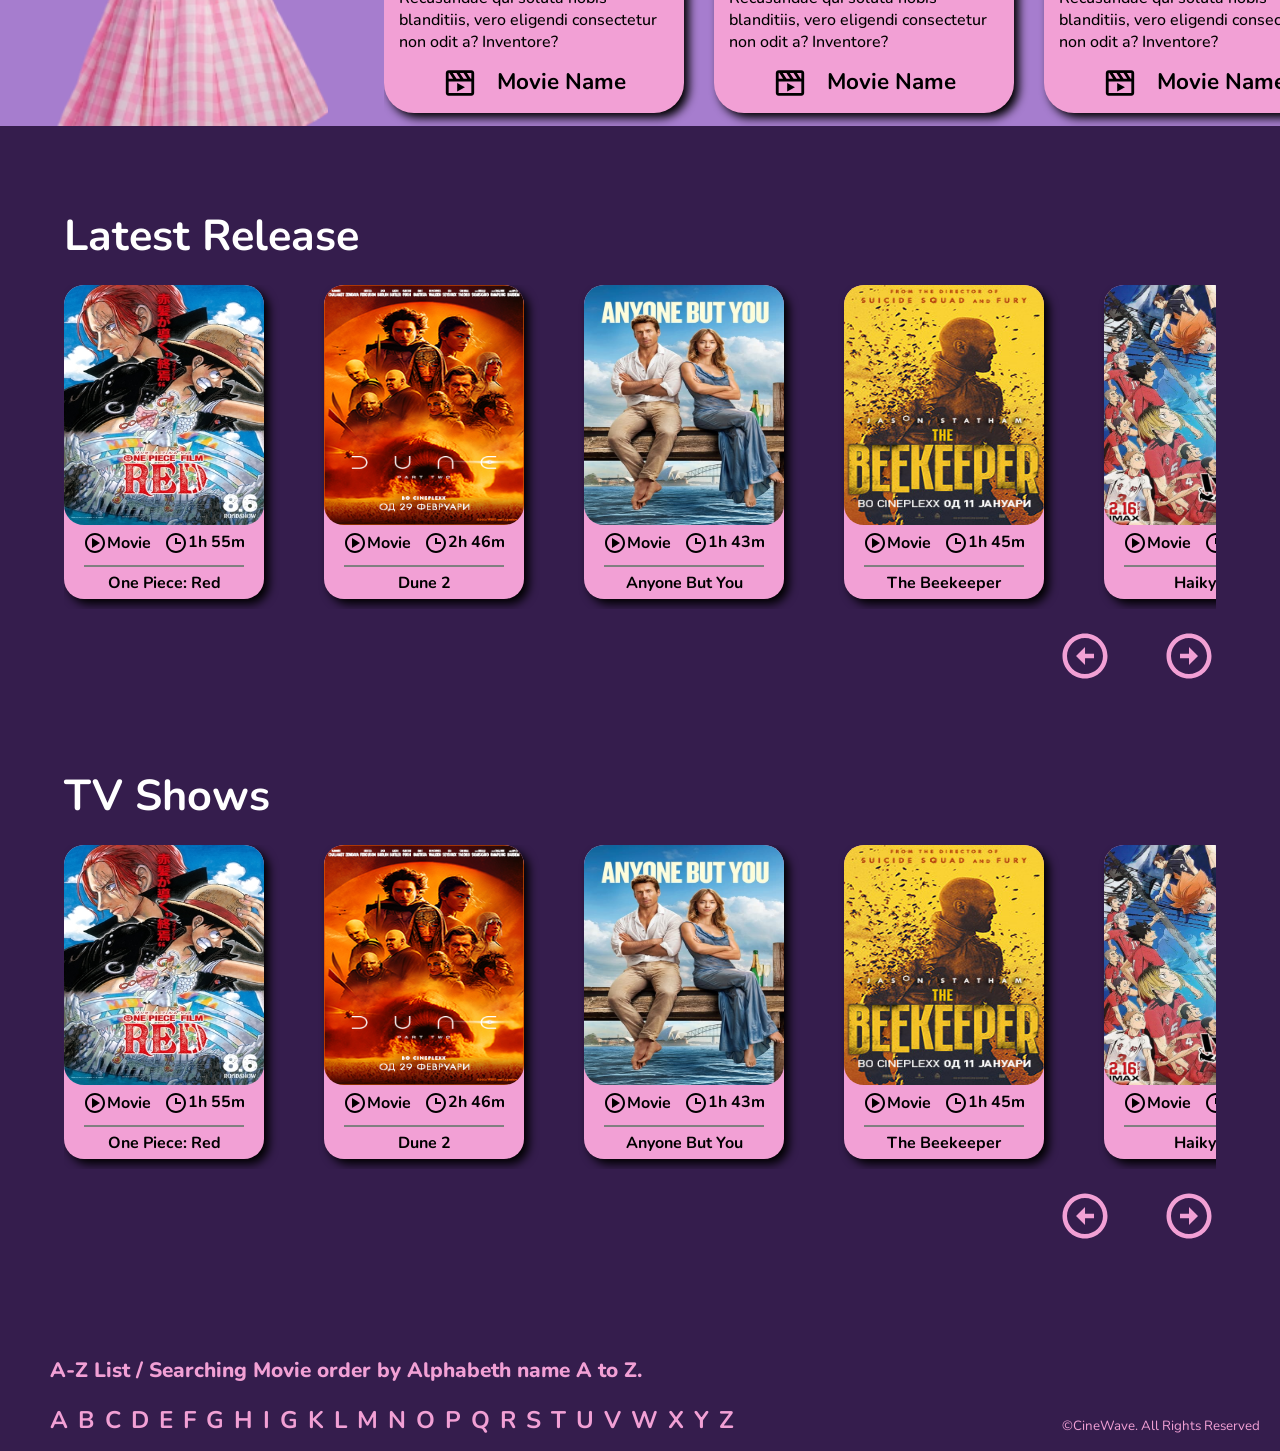
<file: assets/website/Project/MovieMainPage.html>
<!DOCTYPE html>
<html lang="en">
<head>
    <meta charset="UTF-8">
    <meta name="viewport" content="width=device-width, initial-scale=1.0">
    <title>CineWave</title>
    <link rel="stylesheet" href="assets/css/MovieMainPage.css" type="text/css">
</head>
<body>
    <nav>
        <!-- Left side containing burger menu logo and search input -->
        
        <div class="left">

            <div class="burger-menu">
                <button><img src="assets/Img/burger-bar.png" alt=""></button>
            </div>
            
            <h1>Cine~Wave</h1>
            
            <input type="search" name="search" id="search" placeholder="       Find movies, TV shows and more">
        </div>

        <!-- right side containing notifications and profile  -->

        <div class="right">

            <!-- Notifications -->

            <div class="notifications dropdown">
                <button class="dropdown-btn"><svg xmlns="http://www.w3.org/2000/svg" width="34" height="34" viewBox="0 0 24 24" style="fill: rgba(0, 0, 0, 1);"><path d="M19 13.586V10c0-3.217-2.185-5.927-5.145-6.742C13.562 2.52 12.846 2 12 2s-1.562.52-1.855 1.258C7.185 4.074 5 6.783 5 10v3.586l-1.707 1.707A.996.996 0 0 0 3 16v2a1 1 0 0 0 1 1h16a1 1 0 0 0 1-1v-2a.996.996 0 0 0-.293-.707L19 13.586zM19 17H5v-.586l1.707-1.707A.996.996 0 0 0 7 14v-4c0-2.757 2.243-5 5-5s5 2.243 5 5v4c0 .266.105.52.293.707L19 16.414V17zm-7 5a2.98 2.98 0 0 0 2.818-2H9.182A2.98 2.98 0 0 0 12 22z"></path></svg></button>
                <div class="dropdown-info">
                    
                </div>
            </div>

            <!-- Profile -->

            <div class="profile dropdown">
                <button class="dropdown-btn">
                    <svg xmlns="http://www.w3.org/2000/svg" width="34" height="34" viewBox="0 0 24 24" style="fill: rgba(0, 0, 0, 1);"><path d="M13.337 9h-2.838v3h2.838a1.501 1.501 0 1 0 0-3z"></path><path d="M12 2C6.477 2 2 6.477 2 12s4.477 10 10 10 10-4.477 10-10S17.523 2 12 2zm1.337 12h-2.838v3H8.501V7h4.837a3.498 3.498 0 0 1 3.499 3.499 3.499 3.499 0 0 1-3.5 3.501z"></path></svg>
                </button>
            </div>    
        </div>
    </nav>


    <!-- Main start -->

    <main>
        
        <!-- Section 1 main slider with top picks for movies and series -->

        <section class="sec-1">
            <div class="slider">
                <div class="slider-cards">
                    <div class="info">
                        <div class="title">
                            <p># 1st on Trending</p>
                            <h1>One Piece: Red</h1>
                        </div>
                        <div class="watch-details">
                            <button>Watch Now</button>
                            <button>Details</button>
                        </div>
                        <div class="movie-info">
                            <div class="icons">
                                <div class="play">
                                    <svg xmlns="http://www.w3.org/2000/svg" width="34" height="34" viewBox="0 0 24 24" style="fill: rgba(242, 160, 213, 1);"><path d="M12 2C6.486 2 2 6.486 2 12s4.486 10 10 10 10-4.486 10-10S17.514 2 12 2zm0 18c-4.411 0-8-3.589-8-8s3.589-8 8-8 8 3.589 8 8-3.589 8-8 8z"></path><path d="m9 17 8-5-8-5z"></path></svg>
                                    <p>Movie</p>
                                </div>
                                <div class="time">
                                    <svg xmlns="http://www.w3.org/2000/svg" width="34" height="34" viewBox="0 0 24 24" style="fill: rgba(242, 160, 213, 1);"><path d="M12 2C6.486 2 2 6.486 2 12s4.486 10 10 10 10-4.486 10-10S17.514 2 12 2zm0 18c-4.411 0-8-3.589-8-8s3.589-8 8-8 8 3.589 8 8-3.589 8-8 8z"></path><path d="M13 7h-2v6h6v-2h-4z"></path></svg>
                                    <p>1h 55m</p>
                                </div>
                                
                            </div>
                            <div class="discription">
                                <p>As a child, Uta—the Red Hair Pirates' ex-musician and Monkey D. Luffy's childhood friend—promised that she would build a new era of freedom by performing joyful music for the world. Luffy and the Straw Hat Crew arrive at Uta's first ever live concert, where many...   + More</p>
                            </div>
                        </div>
                        
                        
                    </div>
                    <div class="img">
                        <img src="assets/Img/hero slider/one piece red.png" alt="One piece red">
                    </div>
                </div>
                <div class="slider-indicator">
                    <button id="left"><svg xmlns="http://www.w3.org/2000/svg" width="34" height="34" viewBox="0 0 24 24" style="fill: rgba(242, 160, 213, 1);"><path d="M11.999 1.993C6.486 1.994 2 6.48 1.999 11.994c0 5.514 4.486 10 10.001 10 5.514-.001 10-4.487 10-10 0-5.514-4.486-10-10.001-10.001zM12 19.994c-4.412 0-8.001-3.589-8.001-8 .001-4.411 3.59-8 8-8.001C16.411 3.994 20 7.583 20 11.994c0 4.41-3.589 7.999-8 8z"></path><path d="m12.012 7.989-4.005 4.005 4.005 4.004v-3.004h3.994v-2h-3.994z"></path></svg></button>
                    <div class="curcle current-slide"></div>
                    <div class="curcle"></div>
                    <div class="curcle"></div>
                    <div class="curcle"></div>
                    <div class="curcle"></div>
                    <div class="curcle"></div>
                    <div class="curcle"></div>
                    <div class="curcle"></div>
                    <div class="curcle"></div>
                    <div class="curcle"></div>
                    <button id="right"><svg xmlns="http://www.w3.org/2000/svg" width="34" height="34" viewBox="0 0 24 24" style="fill: rgba(242, 160, 213, 1);"><path d="M11.999 1.993c-5.514.001-10 4.487-10 10.001s4.486 10 10.001 10c5.513 0 9.999-4.486 10-10 0-5.514-4.486-10-10.001-10.001zM12 19.994c-4.412 0-8.001-3.589-8.001-8s3.589-8 8-8.001C16.411 3.994 20 7.583 20 11.994c-.001 4.411-3.59 8-8 8z"></path><path d="M12 10.994H8v2h4V16l4.005-4.005L12 7.991z"></path></svg></button>
                </div>
            </div>
        </section>

        <!-- Section 2 Trending card slider for popular movies/series/anime -->

        <section class="sec-2">
            <div id="h1">
                <h1>Trending</h1>
            </div>
            <div class="cards">
                <!-- First card -->
                <div class="card">
                    <div class="img"><img src="assets/Img/landing page cards/One_Piece_Film_Red_Visual_Poster.png" alt="onePiece"></div>
                    <div class="info">
                        <div class="type">
                            <svg xmlns="http://www.w3.org/2000/svg" width="24" height="24" viewBox="0 0 24 24" style="fill: rgba(0, 0, 0, 1);"><path d="M12 2C6.486 2 2 6.486 2 12s4.486 10 10 10 10-4.486 10-10S17.514 2 12 2zm0 18c-4.411 0-8-3.589-8-8s3.589-8 8-8 8 3.589 8 8-3.589 8-8 8z"></path><path d="m9 17 8-5-8-5z"></path></svg>
                            <p>Movie</p>
                        </div>
                        <div class="time">
                            <svg xmlns="http://www.w3.org/2000/svg" width="24" height="24" viewBox="0 0 24 24" style="fill: rgba(0, 0, 0, 1);"><path d="M12 2C6.486 2 2 6.486 2 12s4.486 10 10 10 10-4.486 10-10S17.514 2 12 2zm0 18c-4.411 0-8-3.589-8-8s3.589-8 8-8 8 3.589 8 8-3.589 8-8 8z"></path><path d="M13 7h-2v6h6v-2h-4z"></path></svg>
                            <p>1h 55m</p>
                        </div>
                    </div>
                    <div class="title">
                        <p>One Piece: Red</p>
                    </div>
                </div>

                <!-- Card 2 -->

                <div class="card">
                    <div class="img">
                        <img src="assets/Img/landing page cards/223x324_DUNE2_MKD.jpg" alt="dune">
                    </div>
                    <div class="info">
                        <div class="type">
                            <svg xmlns="http://www.w3.org/2000/svg" width="24" height="24" viewBox="0 0 24 24" style="fill: rgba(0, 0, 0, 1);"><path d="M12 2C6.486 2 2 6.486 2 12s4.486 10 10 10 10-4.486 10-10S17.514 2 12 2zm0 18c-4.411 0-8-3.589-8-8s3.589-8 8-8 8 3.589 8 8-3.589 8-8 8z"></path><path d="m9 17 8-5-8-5z"></path></svg>
                            <p>Movie</p>
                        </div>
                        <div class="time">
                            <svg xmlns="http://www.w3.org/2000/svg" width="24" height="24" viewBox="0 0 24 24" style="fill: rgba(0, 0, 0, 1);"><path d="M12 2C6.486 2 2 6.486 2 12s4.486 10 10 10 10-4.486 10-10S17.514 2 12 2zm0 18c-4.411 0-8-3.589-8-8s3.589-8 8-8 8 3.589 8 8-3.589 8-8 8z"></path><path d="M13 7h-2v6h6v-2h-4z"></path></svg>
                            <p>2h 46m</p>
                        </div>
                    </div>
                    <div class="title">
                        <p>Dune 2</p>
                    </div>
                </div>

                <!-- Card 3 -->

                <div class="card">
                    <div class="img"><img src="assets/Img/landing page cards/5qHoazZiaLe7oFBok7XlUhg96f2.png" alt="AnyoneBut you"></div>
                    <div class="info">
                        <div class="type">
                            <svg xmlns="http://www.w3.org/2000/svg" width="24" height="24" viewBox="0 0 24 24" style="fill: rgba(0, 0, 0, 1);"><path d="M12 2C6.486 2 2 6.486 2 12s4.486 10 10 10 10-4.486 10-10S17.514 2 12 2zm0 18c-4.411 0-8-3.589-8-8s3.589-8 8-8 8 3.589 8 8-3.589 8-8 8z"></path><path d="m9 17 8-5-8-5z"></path></svg>
                            <p>Movie</p>
                        </div>
                        <div class="time">
                            <svg xmlns="http://www.w3.org/2000/svg" width="24" height="24" viewBox="0 0 24 24" style="fill: rgba(0, 0, 0, 1);"><path d="M12 2C6.486 2 2 6.486 2 12s4.486 10 10 10 10-4.486 10-10S17.514 2 12 2zm0 18c-4.411 0-8-3.589-8-8s3.589-8 8-8 8 3.589 8 8-3.589 8-8 8z"></path><path d="M13 7h-2v6h6v-2h-4z"></path></svg>
                            <p>1h 43m</p>
                        </div>
                    </div>
                    <div class="title"><p>Anyone But You</p></div>
                </div>

                <!-- Card 4 -->

                <div class="card">
                    <div class="img"><img src="assets/Img/landing page cards/BEEKEPER.png" alt="Beekeeper"></div>
                    <div class="info">
                        <div class="type">
                            <svg xmlns="http://www.w3.org/2000/svg" width="24" height="24" viewBox="0 0 24 24" style="fill: rgba(0, 0, 0, 1);"><path d="M12 2C6.486 2 2 6.486 2 12s4.486 10 10 10 10-4.486 10-10S17.514 2 12 2zm0 18c-4.411 0-8-3.589-8-8s3.589-8 8-8 8 3.589 8 8-3.589 8-8 8z"></path><path d="m9 17 8-5-8-5z"></path></svg>
                            <p>Movie</p>
                        </div>
                        <div class="time">
                            <svg xmlns="http://www.w3.org/2000/svg" width="24" height="24" viewBox="0 0 24 24" style="fill: rgba(0, 0, 0, 1);"><path d="M12 2C6.486 2 2 6.486 2 12s4.486 10 10 10 10-4.486 10-10S17.514 2 12 2zm0 18c-4.411 0-8-3.589-8-8s3.589-8 8-8 8 3.589 8 8-3.589 8-8 8z"></path><path d="M13 7h-2v6h6v-2h-4z"></path></svg>
                            <p>1h 45m</p>
                        </div>
                    </div>
                    <div class="title"><p>The Beekeeper</p></div>
                </div>

                <!-- Card 5 -->

                <div class="card">
                    <div class="img"><img src="assets/Img/landing page cards/haikyuu movie..png" alt="Haikyuu"></div>
                    <div class="info">
                        <div class="type">
                            <svg xmlns="http://www.w3.org/2000/svg" width="24" height="24" viewBox="0 0 24 24" style="fill: rgba(0, 0, 0, 1);"><path d="M12 2C6.486 2 2 6.486 2 12s4.486 10 10 10 10-4.486 10-10S17.514 2 12 2zm0 18c-4.411 0-8-3.589-8-8s3.589-8 8-8 8 3.589 8 8-3.589 8-8 8z"></path><path d="m9 17 8-5-8-5z"></path></svg>
                            <p>Movie</p>
                        </div>
                        <div class="time">
                            <svg xmlns="http://www.w3.org/2000/svg" width="24" height="24" viewBox="0 0 24 24" style="fill: rgba(0, 0, 0, 1);"><path d="M12 2C6.486 2 2 6.486 2 12s4.486 10 10 10 10-4.486 10-10S17.514 2 12 2zm0 18c-4.411 0-8-3.589-8-8s3.589-8 8-8 8 3.589 8 8-3.589 8-8 8z"></path><path d="M13 7h-2v6h6v-2h-4z"></path></svg>
                            <p>1h 25m</p>
                        </div>
                    </div>
                    <div class="title"><p>Haikyuu</p></div>
                </div>

                <!-- Card 6 -->

                <div class="card">
                    <div class="img"><img src="assets/Img/landing page cards/kung fu panda.jpg" alt="Panda"></div>
                    <div class="info">
                        <div class="type">
                            <svg xmlns="http://www.w3.org/2000/svg" width="24" height="24" viewBox="0 0 24 24" style="fill: rgba(0, 0, 0, 1);"><path d="M12 2C6.486 2 2 6.486 2 12s4.486 10 10 10 10-4.486 10-10S17.514 2 12 2zm0 18c-4.411 0-8-3.589-8-8s3.589-8 8-8 8 3.589 8 8-3.589 8-8 8z"></path><path d="m9 17 8-5-8-5z"></path></svg>
                            <p>Movie</p>
                        </div>
                        <div class="time">
                            <svg xmlns="http://www.w3.org/2000/svg" width="24" height="24" viewBox="0 0 24 24" style="fill: rgba(0, 0, 0, 1);"><path d="M12 2C6.486 2 2 6.486 2 12s4.486 10 10 10 10-4.486 10-10S17.514 2 12 2zm0 18c-4.411 0-8-3.589-8-8s3.589-8 8-8 8 3.589 8 8-3.589 8-8 8z"></path><path d="M13 7h-2v6h6v-2h-4z"></path></svg>
                            <p>1h 34m</p>
                        </div>
                    </div>
                    <div class="title"><p>Kung Fu Panda 4</p></div>
                </div>
                <!-- Card 6 -->
                
                <div class="card">
                    <div class="img"><img src="assets/Img/landing page cards/kung fu panda.jpg" alt="Panda"></div>
                    <div class="info">
                        <div class="type">
                            <svg xmlns="http://www.w3.org/2000/svg" width="24" height="24" viewBox="0 0 24 24" style="fill: rgba(0, 0, 0, 1);"><path d="M12 2C6.486 2 2 6.486 2 12s4.486 10 10 10 10-4.486 10-10S17.514 2 12 2zm0 18c-4.411 0-8-3.589-8-8s3.589-8 8-8 8 3.589 8 8-3.589 8-8 8z"></path><path d="m9 17 8-5-8-5z"></path></svg>
                            <p>Movie</p>
                        </div>
                        <div class="time">
                            <svg xmlns="http://www.w3.org/2000/svg" width="24" height="24" viewBox="0 0 24 24" style="fill: rgba(0, 0, 0, 1);"><path d="M12 2C6.486 2 2 6.486 2 12s4.486 10 10 10 10-4.486 10-10S17.514 2 12 2zm0 18c-4.411 0-8-3.589-8-8s3.589-8 8-8 8 3.589 8 8-3.589 8-8 8z"></path><path d="M13 7h-2v6h6v-2h-4z"></path></svg>
                            <p>1h 34m</p>
                        </div>
                    </div>
                    <div class="title"><p>Kung Fu Panda 4</p></div>
                </div>
                <!-- Card 6 -->

                <div class="card">
                    <div class="img"><img src="assets/Img/landing page cards/kung fu panda.jpg" alt="Panda"></div>
                    <div class="info">
                        <div class="type">
                            <svg xmlns="http://www.w3.org/2000/svg" width="24" height="24" viewBox="0 0 24 24" style="fill: rgba(0, 0, 0, 1);"><path d="M12 2C6.486 2 2 6.486 2 12s4.486 10 10 10 10-4.486 10-10S17.514 2 12 2zm0 18c-4.411 0-8-3.589-8-8s3.589-8 8-8 8 3.589 8 8-3.589 8-8 8z"></path><path d="m9 17 8-5-8-5z"></path></svg>
                            <p>Movie</p>
                        </div>
                        <div class="time">
                            <svg xmlns="http://www.w3.org/2000/svg" width="24" height="24" viewBox="0 0 24 24" style="fill: rgba(0, 0, 0, 1);"><path d="M12 2C6.486 2 2 6.486 2 12s4.486 10 10 10 10-4.486 10-10S17.514 2 12 2zm0 18c-4.411 0-8-3.589-8-8s3.589-8 8-8 8 3.589 8 8-3.589 8-8 8z"></path><path d="M13 7h-2v6h6v-2h-4z"></path></svg>
                            <p>1h 34m</p>
                        </div>
                    </div>
                    <div class="title"><p>Kung Fu Panda 4</p></div>
                </div>
                <!-- Card 6 -->

                <div class="card">
                    <div class="img"><img src="assets/Img/landing page cards/kung fu panda.jpg" alt="Panda"></div>
                    <div class="info">
                        <div class="type">
                            <svg xmlns="http://www.w3.org/2000/svg" width="24" height="24" viewBox="0 0 24 24" style="fill: rgba(0, 0, 0, 1);"><path d="M12 2C6.486 2 2 6.486 2 12s4.486 10 10 10 10-4.486 10-10S17.514 2 12 2zm0 18c-4.411 0-8-3.589-8-8s3.589-8 8-8 8 3.589 8 8-3.589 8-8 8z"></path><path d="m9 17 8-5-8-5z"></path></svg>
                            <p>Movie</p>
                        </div>
                        <div class="time">
                            <svg xmlns="http://www.w3.org/2000/svg" width="24" height="24" viewBox="0 0 24 24" style="fill: rgba(0, 0, 0, 1);"><path d="M12 2C6.486 2 2 6.486 2 12s4.486 10 10 10 10-4.486 10-10S17.514 2 12 2zm0 18c-4.411 0-8-3.589-8-8s3.589-8 8-8 8 3.589 8 8-3.589 8-8 8z"></path><path d="M13 7h-2v6h6v-2h-4z"></path></svg>
                            <p>1h 34m</p>
                        </div>
                    </div>
                    <div class="title"><p>Kung Fu Panda 4</p></div>
                </div>
                <!-- Card 6 -->

                <div class="card">
                    <div class="img"><img src="assets/Img/landing page cards/kung fu panda.jpg" alt="Panda"></div>
                    <div class="info">
                        <div class="type">
                            <svg xmlns="http://www.w3.org/2000/svg" width="24" height="24" viewBox="0 0 24 24" style="fill: rgba(0, 0, 0, 1);"><path d="M12 2C6.486 2 2 6.486 2 12s4.486 10 10 10 10-4.486 10-10S17.514 2 12 2zm0 18c-4.411 0-8-3.589-8-8s3.589-8 8-8 8 3.589 8 8-3.589 8-8 8z"></path><path d="m9 17 8-5-8-5z"></path></svg>
                            <p>Movie</p>
                        </div>
                        <div class="time">
                            <svg xmlns="http://www.w3.org/2000/svg" width="24" height="24" viewBox="0 0 24 24" style="fill: rgba(0, 0, 0, 1);"><path d="M12 2C6.486 2 2 6.486 2 12s4.486 10 10 10 10-4.486 10-10S17.514 2 12 2zm0 18c-4.411 0-8-3.589-8-8s3.589-8 8-8 8 3.589 8 8-3.589 8-8 8z"></path><path d="M13 7h-2v6h6v-2h-4z"></path></svg>
                            <p>1h 34m</p>
                        </div>
                    </div>
                    <div class="title"><p>Kung Fu Panda 4</p></div>
                </div>
                <!-- Card 6 -->

                <div class="card">
                    <div class="img"><img src="assets/Img/landing page cards/kung fu panda.jpg" alt="Panda"></div>
                    <div class="info">
                        <div class="type">
                            <svg xmlns="http://www.w3.org/2000/svg" width="24" height="24" viewBox="0 0 24 24" style="fill: rgba(0, 0, 0, 1);"><path d="M12 2C6.486 2 2 6.486 2 12s4.486 10 10 10 10-4.486 10-10S17.514 2 12 2zm0 18c-4.411 0-8-3.589-8-8s3.589-8 8-8 8 3.589 8 8-3.589 8-8 8z"></path><path d="m9 17 8-5-8-5z"></path></svg>
                            <p>Movie</p>
                        </div>
                        <div class="time">
                            <svg xmlns="http://www.w3.org/2000/svg" width="24" height="24" viewBox="0 0 24 24" style="fill: rgba(0, 0, 0, 1);"><path d="M12 2C6.486 2 2 6.486 2 12s4.486 10 10 10 10-4.486 10-10S17.514 2 12 2zm0 18c-4.411 0-8-3.589-8-8s3.589-8 8-8 8 3.589 8 8-3.589 8-8 8z"></path><path d="M13 7h-2v6h6v-2h-4z"></path></svg>
                            <p>1h 34m</p>
                        </div>
                    </div>
                    <div class="title"><p>Kung Fu Panda 4</p></div>
                </div>
                <!-- Card 6 -->

                <div class="card">
                    <div class="img"><img src="assets/Img/landing page cards/kung fu panda.jpg" alt="Panda"></div>
                    <div class="info">
                        <div class="type">
                            <svg xmlns="http://www.w3.org/2000/svg" width="24" height="24" viewBox="0 0 24 24" style="fill: rgba(0, 0, 0, 1);"><path d="M12 2C6.486 2 2 6.486 2 12s4.486 10 10 10 10-4.486 10-10S17.514 2 12 2zm0 18c-4.411 0-8-3.589-8-8s3.589-8 8-8 8 3.589 8 8-3.589 8-8 8z"></path><path d="m9 17 8-5-8-5z"></path></svg>
                            <p>Movie</p>
                        </div>
                        <div class="time">
                            <svg xmlns="http://www.w3.org/2000/svg" width="24" height="24" viewBox="0 0 24 24" style="fill: rgba(0, 0, 0, 1);"><path d="M12 2C6.486 2 2 6.486 2 12s4.486 10 10 10 10-4.486 10-10S17.514 2 12 2zm0 18c-4.411 0-8-3.589-8-8s3.589-8 8-8 8 3.589 8 8-3.589 8-8 8z"></path><path d="M13 7h-2v6h6v-2h-4z"></path></svg>
                            <p>1h 34m</p>
                        </div>
                    </div>
                    <div class="title"><p>Kung Fu Panda 4</p></div>
                </div>
            </div>
            <div class="next-prev">
                <button id="left"><svg xmlns="http://www.w3.org/2000/svg" width="54" height="54" viewBox="0 0 24 24" style="fill: rgba(242, 160, 213, 1);"><path d="M11.999 1.993C6.486 1.994 2 6.48 1.999 11.994c0 5.514 4.486 10 10.001 10 5.514-.001 10-4.487 10-10 0-5.514-4.486-10-10.001-10.001zM12 19.994c-4.412 0-8.001-3.589-8.001-8 .001-4.411 3.59-8 8-8.001C16.411 3.994 20 7.583 20 11.994c0 4.41-3.589 7.999-8 8z"></path><path d="m12.012 7.989-4.005 4.005 4.005 4.004v-3.004h3.994v-2h-3.994z"></path></svg></button>
                <button id="right"><svg xmlns="http://www.w3.org/2000/svg" width="54" height="54" viewBox="0 0 24 24" style="fill: rgba(242, 160, 213, 1);"><path d="M11.999 1.993c-5.514.001-10 4.487-10 10.001s4.486 10 10.001 10c5.513 0 9.999-4.486 10-10 0-5.514-4.486-10-10.001-10.001zM12 19.994c-4.412 0-8.001-3.589-8.001-8s3.589-8 8-8.001C16.411 3.994 20 7.583 20 11.994c-.001 4.411-3.59 8-8 8z"></path><path d="M12 10.994H8v2h4V16l4.005-4.005L12 7.991z"></path></svg></button>
            </div>
        </section>

        <!-- Section 3 comment area -->

        <section class="sec-3">
            <div class="left">
                <img src="assets/Img/Barbie.png" alt="">
            </div>
            <div class="right">
                <div class="top">
                    <div class="comments">
                        <button class="comment latest">Latest Comment</button>
                        <button class="comment top">Top Comment</button>
                    </div>
                    <div class="buttons">
                        <button id="left"><svg xmlns="http://www.w3.org/2000/svg" width="44" height="44" viewBox="0 0 24 24" style="fill: rgba(242, 160, 213, 1);"><path d="M11.999 1.993C6.486 1.994 2 6.48 1.999 11.994c0 5.514 4.486 10 10.001 10 5.514-.001 10-4.487 10-10 0-5.514-4.486-10-10.001-10.001zM12 19.994c-4.412 0-8.001-3.589-8.001-8 .001-4.411 3.59-8 8-8.001C16.411 3.994 20 7.583 20 11.994c0 4.41-3.589 7.999-8 8z"></path><path d="m12.012 7.989-4.005 4.005 4.005 4.004v-3.004h3.994v-2h-3.994z"></path></svg></button>
                        <button id="right"><svg xmlns="http://www.w3.org/2000/svg" width="44" height="44" viewBox="0 0 24 24" style="fill: rgba(242, 160, 213, 1);"><path d="M11.999 1.993c-5.514.001-10 4.487-10 10.001s4.486 10 10.001 10c5.513 0 9.999-4.486 10-10 0-5.514-4.486-10-10.001-10.001zM12 19.994c-4.412 0-8.001-3.589-8.001-8s3.589-8 8-8.001C16.411 3.994 20 7.583 20 11.994c-.001 4.411-3.59 8-8 8z"></path><path d="M12 10.994H8v2h4V16l4.005-4.005L12 7.991z"></path></svg></button>
                    </div>
                </div>
                <div class="bottom">
                    <div class="card-comments">
                        <div class="cards">
                            <div class="top">
                                <div class="profile"></div>
                                <h3>Username</h3>
                            </div>
                            <div class="mid">
                                <p>Lorem ipsum dolor sit amet consectetur adipisicing elit. Recusandae qui soluta nobis blanditiis, vero eligendi consectetur non odit a? Inventore?</p>
                            </div>
                            <div class="bot">
                                <svg xmlns="http://www.w3.org/2000/svg" width="34" height="34" viewBox="0 0 24 24" style="fill: rgba(0, 0, 0, 1);"><path d="M20 3H4c-1.103 0-2 .897-2 2v14c0 1.103.897 2 2 2h16c1.103 0 2-.897 2-2V5c0-1.103-.897-2-2-2zm.001 6c-.001 0-.001 0 0 0h-.465l-2.667-4H20l.001 4zM9.536 9 6.869 5h2.596l2.667 4H9.536zm5 0-2.667-4h2.596l2.667 4h-2.596zM4 5h.465l2.667 4H4V5zm0 14v-8h16l.002 8H4z"></path><path d="m10 18 5.5-3-5.5-3z"></path></svg>
                                <h3>Movie Name</h3>
                            </div>
                        </div>
                        <div class="cards">
                            <div class="top">
                                <div class="profile"></div>
                                <h3>Username</h3>
                            </div>
                            <div class="mid">
                                <p>Lorem ipsum dolor sit amet consectetur adipisicing elit. Recusandae qui soluta nobis blanditiis, vero eligendi consectetur non odit a? Inventore?</p>
                            </div>
                            <div class="bot">
                                <svg xmlns="http://www.w3.org/2000/svg" width="34" height="34" viewBox="0 0 24 24" style="fill: rgba(0, 0, 0, 1);"><path d="M20 3H4c-1.103 0-2 .897-2 2v14c0 1.103.897 2 2 2h16c1.103 0 2-.897 2-2V5c0-1.103-.897-2-2-2zm.001 6c-.001 0-.001 0 0 0h-.465l-2.667-4H20l.001 4zM9.536 9 6.869 5h2.596l2.667 4H9.536zm5 0-2.667-4h2.596l2.667 4h-2.596zM4 5h.465l2.667 4H4V5zm0 14v-8h16l.002 8H4z"></path><path d="m10 18 5.5-3-5.5-3z"></path></svg>
                                <h3>Movie Name</h3>
                            </div>
                        </div>
                        <div class="cards">
                            <div class="top">
                                <div class="profile"></div>
                                <h3>Username</h3>
                            </div>
                            <div class="mid">
                                <p>Lorem ipsum dolor sit amet consectetur adipisicing elit. Recusandae qui soluta nobis blanditiis, vero eligendi consectetur non odit a? Inventore?</p>
                            </div>
                            <div class="bot">
                                <svg xmlns="http://www.w3.org/2000/svg" width="34" height="34" viewBox="0 0 24 24" style="fill: rgba(0, 0, 0, 1);"><path d="M20 3H4c-1.103 0-2 .897-2 2v14c0 1.103.897 2 2 2h16c1.103 0 2-.897 2-2V5c0-1.103-.897-2-2-2zm.001 6c-.001 0-.001 0 0 0h-.465l-2.667-4H20l.001 4zM9.536 9 6.869 5h2.596l2.667 4H9.536zm5 0-2.667-4h2.596l2.667 4h-2.596zM4 5h.465l2.667 4H4V5zm0 14v-8h16l.002 8H4z"></path><path d="m10 18 5.5-3-5.5-3z"></path></svg>
                                <h3>Movie Name</h3>
                            </div>
                        </div>
                        <div class="cards">
                            <div class="top">
                                <div class="profile"></div>
                                <h3>Username</h3>
                            </div>
                            <div class="mid">
                                <p>Lorem ipsum dolor sit amet consectetur adipisicing elit. Recusandae qui soluta nobis blanditiis, vero eligendi consectetur non odit a? Inventore?</p>
                            </div>
                            <div class="bot">
                                <svg xmlns="http://www.w3.org/2000/svg" width="34" height="34" viewBox="0 0 24 24" style="fill: rgba(0, 0, 0, 1);"><path d="M20 3H4c-1.103 0-2 .897-2 2v14c0 1.103.897 2 2 2h16c1.103 0 2-.897 2-2V5c0-1.103-.897-2-2-2zm.001 6c-.001 0-.001 0 0 0h-.465l-2.667-4H20l.001 4zM9.536 9 6.869 5h2.596l2.667 4H9.536zm5 0-2.667-4h2.596l2.667 4h-2.596zM4 5h.465l2.667 4H4V5zm0 14v-8h16l.002 8H4z"></path><path d="m10 18 5.5-3-5.5-3z"></path></svg>
                                <h3>Movie Name</h3>
                            </div>
                        </div>
                        <div class="cards">
                            <div class="top">
                                <div class="profile"></div>
                                <h3>Username</h3>
                            </div>
                            <div class="mid">
                                <p>Lorem ipsum dolor sit amet consectetur adipisicing elit. Recusandae qui soluta nobis blanditiis, vero eligendi consectetur non odit a? Inventore?</p>
                            </div>
                            <div class="bot">
                                <svg xmlns="http://www.w3.org/2000/svg" width="34" height="34" viewBox="0 0 24 24" style="fill: rgba(0, 0, 0, 1);"><path d="M20 3H4c-1.103 0-2 .897-2 2v14c0 1.103.897 2 2 2h16c1.103 0 2-.897 2-2V5c0-1.103-.897-2-2-2zm.001 6c-.001 0-.001 0 0 0h-.465l-2.667-4H20l.001 4zM9.536 9 6.869 5h2.596l2.667 4H9.536zm5 0-2.667-4h2.596l2.667 4h-2.596zM4 5h.465l2.667 4H4V5zm0 14v-8h16l.002 8H4z"></path><path d="m10 18 5.5-3-5.5-3z"></path></svg>
                                <h3>Movie Name</h3>
                            </div>
                        </div>
                        <div class="cards">
                            <div class="top">
                                <div class="profile"></div>
                                <h3>Username</h3>
                            </div>
                            <div class="mid">
                                <p>Lorem ipsum dolor sit amet consectetur adipisicing elit. Recusandae qui soluta nobis blanditiis, vero eligendi consectetur non odit a? Inventore?</p>
                            </div>
                            <div class="bot">
                                <svg xmlns="http://www.w3.org/2000/svg" width="34" height="34" viewBox="0 0 24 24" style="fill: rgba(0, 0, 0, 1);"><path d="M20 3H4c-1.103 0-2 .897-2 2v14c0 1.103.897 2 2 2h16c1.103 0 2-.897 2-2V5c0-1.103-.897-2-2-2zm.001 6c-.001 0-.001 0 0 0h-.465l-2.667-4H20l.001 4zM9.536 9 6.869 5h2.596l2.667 4H9.536zm5 0-2.667-4h2.596l2.667 4h-2.596zM4 5h.465l2.667 4H4V5zm0 14v-8h16l.002 8H4z"></path><path d="m10 18 5.5-3-5.5-3z"></path></svg>
                                <h3>Movie Name</h3>
                            </div>
                        </div>
                        <div class="cards">
                            <div class="top">
                                <div class="profile"></div>
                                <h3>Username</h3>
                            </div>
                            <div class="mid">
                                <p>Lorem ipsum dolor sit amet consectetur adipisicing elit. Recusandae qui soluta nobis blanditiis, vero eligendi consectetur non odit a? Inventore?</p>
                            </div>
                            <div class="bot">
                                <svg xmlns="http://www.w3.org/2000/svg" width="34" height="34" viewBox="0 0 24 24" style="fill: rgba(0, 0, 0, 1);"><path d="M20 3H4c-1.103 0-2 .897-2 2v14c0 1.103.897 2 2 2h16c1.103 0 2-.897 2-2V5c0-1.103-.897-2-2-2zm.001 6c-.001 0-.001 0 0 0h-.465l-2.667-4H20l.001 4zM9.536 9 6.869 5h2.596l2.667 4H9.536zm5 0-2.667-4h2.596l2.667 4h-2.596zM4 5h.465l2.667 4H4V5zm0 14v-8h16l.002 8H4z"></path><path d="m10 18 5.5-3-5.5-3z"></path></svg>
                                <h3>Movie Name</h3>
                            </div>
                        </div>
                        <div class="cards">
                            <div class="top">
                                <div class="profile"></div>
                                <h3>Username</h3>
                            </div>
                            <div class="mid">
                                <p>Lorem ipsum dolor sit amet consectetur adipisicing elit. Recusandae qui soluta nobis blanditiis, vero eligendi consectetur non odit a? Inventore?</p>
                            </div>
                            <div class="bot">
                                <svg xmlns="http://www.w3.org/2000/svg" width="34" height="34" viewBox="0 0 24 24" style="fill: rgba(0, 0, 0, 1);"><path d="M20 3H4c-1.103 0-2 .897-2 2v14c0 1.103.897 2 2 2h16c1.103 0 2-.897 2-2V5c0-1.103-.897-2-2-2zm.001 6c-.001 0-.001 0 0 0h-.465l-2.667-4H20l.001 4zM9.536 9 6.869 5h2.596l2.667 4H9.536zm5 0-2.667-4h2.596l2.667 4h-2.596zM4 5h.465l2.667 4H4V5zm0 14v-8h16l.002 8H4z"></path><path d="m10 18 5.5-3-5.5-3z"></path></svg>
                                <h3>Movie Name</h3>
                            </div>
                        </div>
                        <div class="cards">
                            <div class="top">
                                <div class="profile"></div>
                                <h3>Username</h3>
                            </div>
                            <div class="mid">
                                <p>Lorem ipsum dolor sit amet consectetur adipisicing elit. Recusandae qui soluta nobis blanditiis, vero eligendi consectetur non odit a? Inventore?</p>
                            </div>
                            <div class="bot">
                                <svg xmlns="http://www.w3.org/2000/svg" width="34" height="34" viewBox="0 0 24 24" style="fill: rgba(0, 0, 0, 1);"><path d="M20 3H4c-1.103 0-2 .897-2 2v14c0 1.103.897 2 2 2h16c1.103 0 2-.897 2-2V5c0-1.103-.897-2-2-2zm.001 6c-.001 0-.001 0 0 0h-.465l-2.667-4H20l.001 4zM9.536 9 6.869 5h2.596l2.667 4H9.536zm5 0-2.667-4h2.596l2.667 4h-2.596zM4 5h.465l2.667 4H4V5zm0 14v-8h16l.002 8H4z"></path><path d="m10 18 5.5-3-5.5-3z"></path></svg>
                                <h3>Movie Name</h3>
                            </div>
                        </div>
                        
                    </div>
                </div>
            </div>
        </section>

        <!-- Section 4 and 5 card sections that will have the same class name as section 2 -->

        <section class="sec-2">
            <div id="h1">
                <h1>Latest Release</h1>
            </div>
            <div class="cards">
                <!-- First card -->
                <div class="card">
                    <div class="img"><img src="assets/Img/landing page cards/One_Piece_Film_Red_Visual_Poster.png" alt="onePiece"></div>
                    <div class="info">
                        <div class="type">
                            <svg xmlns="http://www.w3.org/2000/svg" width="24" height="24" viewBox="0 0 24 24" style="fill: rgba(0, 0, 0, 1);"><path d="M12 2C6.486 2 2 6.486 2 12s4.486 10 10 10 10-4.486 10-10S17.514 2 12 2zm0 18c-4.411 0-8-3.589-8-8s3.589-8 8-8 8 3.589 8 8-3.589 8-8 8z"></path><path d="m9 17 8-5-8-5z"></path></svg>
                            <p>Movie</p>
                        </div>
                        <div class="time">
                            <svg xmlns="http://www.w3.org/2000/svg" width="24" height="24" viewBox="0 0 24 24" style="fill: rgba(0, 0, 0, 1);"><path d="M12 2C6.486 2 2 6.486 2 12s4.486 10 10 10 10-4.486 10-10S17.514 2 12 2zm0 18c-4.411 0-8-3.589-8-8s3.589-8 8-8 8 3.589 8 8-3.589 8-8 8z"></path><path d="M13 7h-2v6h6v-2h-4z"></path></svg>
                            <p>1h 55m</p>
                        </div>
                    </div>
                    <div class="title">
                        <p>One Piece: Red</p>
                    </div>
                </div>

                <!-- Card 2 -->

                <div class="card">
                    <div class="img">
                        <img src="assets/Img/landing page cards/223x324_DUNE2_MKD.jpg" alt="dune">
                    </div>
                    <div class="info">
                        <div class="type">
                            <svg xmlns="http://www.w3.org/2000/svg" width="24" height="24" viewBox="0 0 24 24" style="fill: rgba(0, 0, 0, 1);"><path d="M12 2C6.486 2 2 6.486 2 12s4.486 10 10 10 10-4.486 10-10S17.514 2 12 2zm0 18c-4.411 0-8-3.589-8-8s3.589-8 8-8 8 3.589 8 8-3.589 8-8 8z"></path><path d="m9 17 8-5-8-5z"></path></svg>
                            <p>Movie</p>
                        </div>
                        <div class="time">
                            <svg xmlns="http://www.w3.org/2000/svg" width="24" height="24" viewBox="0 0 24 24" style="fill: rgba(0, 0, 0, 1);"><path d="M12 2C6.486 2 2 6.486 2 12s4.486 10 10 10 10-4.486 10-10S17.514 2 12 2zm0 18c-4.411 0-8-3.589-8-8s3.589-8 8-8 8 3.589 8 8-3.589 8-8 8z"></path><path d="M13 7h-2v6h6v-2h-4z"></path></svg>
                            <p>2h 46m</p>
                        </div>
                    </div>
                    <div class="title">
                        <p>Dune 2</p>
                    </div>
                </div>

                <!-- Card 3 -->

                <div class="card">
                    <div class="img"><img src="assets/Img/landing page cards/5qHoazZiaLe7oFBok7XlUhg96f2.png" alt="AnyoneBut you"></div>
                    <div class="info">
                        <div class="type">
                            <svg xmlns="http://www.w3.org/2000/svg" width="24" height="24" viewBox="0 0 24 24" style="fill: rgba(0, 0, 0, 1);"><path d="M12 2C6.486 2 2 6.486 2 12s4.486 10 10 10 10-4.486 10-10S17.514 2 12 2zm0 18c-4.411 0-8-3.589-8-8s3.589-8 8-8 8 3.589 8 8-3.589 8-8 8z"></path><path d="m9 17 8-5-8-5z"></path></svg>
                            <p>Movie</p>
                        </div>
                        <div class="time">
                            <svg xmlns="http://www.w3.org/2000/svg" width="24" height="24" viewBox="0 0 24 24" style="fill: rgba(0, 0, 0, 1);"><path d="M12 2C6.486 2 2 6.486 2 12s4.486 10 10 10 10-4.486 10-10S17.514 2 12 2zm0 18c-4.411 0-8-3.589-8-8s3.589-8 8-8 8 3.589 8 8-3.589 8-8 8z"></path><path d="M13 7h-2v6h6v-2h-4z"></path></svg>
                            <p>1h 43m</p>
                        </div>
                    </div>
                    <div class="title"><p>Anyone But You</p></div>
                </div>

                <!-- Card 4 -->

                <div class="card">
                    <div class="img"><img src="assets/Img/landing page cards/BEEKEPER.png" alt="Beekeeper"></div>
                    <div class="info">
                        <div class="type">
                            <svg xmlns="http://www.w3.org/2000/svg" width="24" height="24" viewBox="0 0 24 24" style="fill: rgba(0, 0, 0, 1);"><path d="M12 2C6.486 2 2 6.486 2 12s4.486 10 10 10 10-4.486 10-10S17.514 2 12 2zm0 18c-4.411 0-8-3.589-8-8s3.589-8 8-8 8 3.589 8 8-3.589 8-8 8z"></path><path d="m9 17 8-5-8-5z"></path></svg>
                            <p>Movie</p>
                        </div>
                        <div class="time">
                            <svg xmlns="http://www.w3.org/2000/svg" width="24" height="24" viewBox="0 0 24 24" style="fill: rgba(0, 0, 0, 1);"><path d="M12 2C6.486 2 2 6.486 2 12s4.486 10 10 10 10-4.486 10-10S17.514 2 12 2zm0 18c-4.411 0-8-3.589-8-8s3.589-8 8-8 8 3.589 8 8-3.589 8-8 8z"></path><path d="M13 7h-2v6h6v-2h-4z"></path></svg>
                            <p>1h 45m</p>
                        </div>
                    </div>
                    <div class="title"><p>The Beekeeper</p></div>
                </div>

                <!-- Card 5 -->

                <div class="card">
                    <div class="img"><img src="assets/Img/landing page cards/haikyuu movie..png" alt="Haikyuu"></div>
                    <div class="info">
                        <div class="type">
                            <svg xmlns="http://www.w3.org/2000/svg" width="24" height="24" viewBox="0 0 24 24" style="fill: rgba(0, 0, 0, 1);"><path d="M12 2C6.486 2 2 6.486 2 12s4.486 10 10 10 10-4.486 10-10S17.514 2 12 2zm0 18c-4.411 0-8-3.589-8-8s3.589-8 8-8 8 3.589 8 8-3.589 8-8 8z"></path><path d="m9 17 8-5-8-5z"></path></svg>
                            <p>Movie</p>
                        </div>
                        <div class="time">
                            <svg xmlns="http://www.w3.org/2000/svg" width="24" height="24" viewBox="0 0 24 24" style="fill: rgba(0, 0, 0, 1);"><path d="M12 2C6.486 2 2 6.486 2 12s4.486 10 10 10 10-4.486 10-10S17.514 2 12 2zm0 18c-4.411 0-8-3.589-8-8s3.589-8 8-8 8 3.589 8 8-3.589 8-8 8z"></path><path d="M13 7h-2v6h6v-2h-4z"></path></svg>
                            <p>1h 25m</p>
                        </div>
                    </div>
                    <div class="title"><p>Haikyuu</p></div>
                </div>

                <!-- Card 6 -->

                <div class="card">
                    <div class="img"><img src="assets/Img/landing page cards/kung fu panda.jpg" alt="Panda"></div>
                    <div class="info">
                        <div class="type">
                            <svg xmlns="http://www.w3.org/2000/svg" width="24" height="24" viewBox="0 0 24 24" style="fill: rgba(0, 0, 0, 1);"><path d="M12 2C6.486 2 2 6.486 2 12s4.486 10 10 10 10-4.486 10-10S17.514 2 12 2zm0 18c-4.411 0-8-3.589-8-8s3.589-8 8-8 8 3.589 8 8-3.589 8-8 8z"></path><path d="m9 17 8-5-8-5z"></path></svg>
                            <p>Movie</p>
                        </div>
                        <div class="time">
                            <svg xmlns="http://www.w3.org/2000/svg" width="24" height="24" viewBox="0 0 24 24" style="fill: rgba(0, 0, 0, 1);"><path d="M12 2C6.486 2 2 6.486 2 12s4.486 10 10 10 10-4.486 10-10S17.514 2 12 2zm0 18c-4.411 0-8-3.589-8-8s3.589-8 8-8 8 3.589 8 8-3.589 8-8 8z"></path><path d="M13 7h-2v6h6v-2h-4z"></path></svg>
                            <p>1h 34m</p>
                        </div>
                    </div>
                    <div class="title"><p>Kung Fu Panda 4</p></div>
                </div>
                <!-- Card 6 -->
                
                <div class="card">
                    <div class="img"><img src="assets/Img/landing page cards/kung fu panda.jpg" alt="Panda"></div>
                    <div class="info">
                        <div class="type">
                            <svg xmlns="http://www.w3.org/2000/svg" width="24" height="24" viewBox="0 0 24 24" style="fill: rgba(0, 0, 0, 1);"><path d="M12 2C6.486 2 2 6.486 2 12s4.486 10 10 10 10-4.486 10-10S17.514 2 12 2zm0 18c-4.411 0-8-3.589-8-8s3.589-8 8-8 8 3.589 8 8-3.589 8-8 8z"></path><path d="m9 17 8-5-8-5z"></path></svg>
                            <p>Movie</p>
                        </div>
                        <div class="time">
                            <svg xmlns="http://www.w3.org/2000/svg" width="24" height="24" viewBox="0 0 24 24" style="fill: rgba(0, 0, 0, 1);"><path d="M12 2C6.486 2 2 6.486 2 12s4.486 10 10 10 10-4.486 10-10S17.514 2 12 2zm0 18c-4.411 0-8-3.589-8-8s3.589-8 8-8 8 3.589 8 8-3.589 8-8 8z"></path><path d="M13 7h-2v6h6v-2h-4z"></path></svg>
                            <p>1h 34m</p>
                        </div>
                    </div>
                    <div class="title"><p>Kung Fu Panda 4</p></div>
                </div>
                <!-- Card 6 -->

                <div class="card">
                    <div class="img"><img src="assets/Img/landing page cards/kung fu panda.jpg" alt="Panda"></div>
                    <div class="info">
                        <div class="type">
                            <svg xmlns="http://www.w3.org/2000/svg" width="24" height="24" viewBox="0 0 24 24" style="fill: rgba(0, 0, 0, 1);"><path d="M12 2C6.486 2 2 6.486 2 12s4.486 10 10 10 10-4.486 10-10S17.514 2 12 2zm0 18c-4.411 0-8-3.589-8-8s3.589-8 8-8 8 3.589 8 8-3.589 8-8 8z"></path><path d="m9 17 8-5-8-5z"></path></svg>
                            <p>Movie</p>
                        </div>
                        <div class="time">
                            <svg xmlns="http://www.w3.org/2000/svg" width="24" height="24" viewBox="0 0 24 24" style="fill: rgba(0, 0, 0, 1);"><path d="M12 2C6.486 2 2 6.486 2 12s4.486 10 10 10 10-4.486 10-10S17.514 2 12 2zm0 18c-4.411 0-8-3.589-8-8s3.589-8 8-8 8 3.589 8 8-3.589 8-8 8z"></path><path d="M13 7h-2v6h6v-2h-4z"></path></svg>
                            <p>1h 34m</p>
                        </div>
                    </div>
                    <div class="title"><p>Kung Fu Panda 4</p></div>
                </div>
                <!-- Card 6 -->

                <div class="card">
                    <div class="img"><img src="assets/Img/landing page cards/kung fu panda.jpg" alt="Panda"></div>
                    <div class="info">
                        <div class="type">
                            <svg xmlns="http://www.w3.org/2000/svg" width="24" height="24" viewBox="0 0 24 24" style="fill: rgba(0, 0, 0, 1);"><path d="M12 2C6.486 2 2 6.486 2 12s4.486 10 10 10 10-4.486 10-10S17.514 2 12 2zm0 18c-4.411 0-8-3.589-8-8s3.589-8 8-8 8 3.589 8 8-3.589 8-8 8z"></path><path d="m9 17 8-5-8-5z"></path></svg>
                            <p>Movie</p>
                        </div>
                        <div class="time">
                            <svg xmlns="http://www.w3.org/2000/svg" width="24" height="24" viewBox="0 0 24 24" style="fill: rgba(0, 0, 0, 1);"><path d="M12 2C6.486 2 2 6.486 2 12s4.486 10 10 10 10-4.486 10-10S17.514 2 12 2zm0 18c-4.411 0-8-3.589-8-8s3.589-8 8-8 8 3.589 8 8-3.589 8-8 8z"></path><path d="M13 7h-2v6h6v-2h-4z"></path></svg>
                            <p>1h 34m</p>
                        </div>
                    </div>
                    <div class="title"><p>Kung Fu Panda 4</p></div>
                </div>
                <!-- Card 6 -->

                <div class="card">
                    <div class="img"><img src="assets/Img/landing page cards/kung fu panda.jpg" alt="Panda"></div>
                    <div class="info">
                        <div class="type">
                            <svg xmlns="http://www.w3.org/2000/svg" width="24" height="24" viewBox="0 0 24 24" style="fill: rgba(0, 0, 0, 1);"><path d="M12 2C6.486 2 2 6.486 2 12s4.486 10 10 10 10-4.486 10-10S17.514 2 12 2zm0 18c-4.411 0-8-3.589-8-8s3.589-8 8-8 8 3.589 8 8-3.589 8-8 8z"></path><path d="m9 17 8-5-8-5z"></path></svg>
                            <p>Movie</p>
                        </div>
                        <div class="time">
                            <svg xmlns="http://www.w3.org/2000/svg" width="24" height="24" viewBox="0 0 24 24" style="fill: rgba(0, 0, 0, 1);"><path d="M12 2C6.486 2 2 6.486 2 12s4.486 10 10 10 10-4.486 10-10S17.514 2 12 2zm0 18c-4.411 0-8-3.589-8-8s3.589-8 8-8 8 3.589 8 8-3.589 8-8 8z"></path><path d="M13 7h-2v6h6v-2h-4z"></path></svg>
                            <p>1h 34m</p>
                        </div>
                    </div>
                    <div class="title"><p>Kung Fu Panda 4</p></div>
                </div>
                <!-- Card 6 -->

                <div class="card">
                    <div class="img"><img src="assets/Img/landing page cards/kung fu panda.jpg" alt="Panda"></div>
                    <div class="info">
                        <div class="type">
                            <svg xmlns="http://www.w3.org/2000/svg" width="24" height="24" viewBox="0 0 24 24" style="fill: rgba(0, 0, 0, 1);"><path d="M12 2C6.486 2 2 6.486 2 12s4.486 10 10 10 10-4.486 10-10S17.514 2 12 2zm0 18c-4.411 0-8-3.589-8-8s3.589-8 8-8 8 3.589 8 8-3.589 8-8 8z"></path><path d="m9 17 8-5-8-5z"></path></svg>
                            <p>Movie</p>
                        </div>
                        <div class="time">
                            <svg xmlns="http://www.w3.org/2000/svg" width="24" height="24" viewBox="0 0 24 24" style="fill: rgba(0, 0, 0, 1);"><path d="M12 2C6.486 2 2 6.486 2 12s4.486 10 10 10 10-4.486 10-10S17.514 2 12 2zm0 18c-4.411 0-8-3.589-8-8s3.589-8 8-8 8 3.589 8 8-3.589 8-8 8z"></path><path d="M13 7h-2v6h6v-2h-4z"></path></svg>
                            <p>1h 34m</p>
                        </div>
                    </div>
                    <div class="title"><p>Kung Fu Panda 4</p></div>
                </div>
                <!-- Card 6 -->

                <div class="card">
                    <div class="img"><img src="assets/Img/landing page cards/kung fu panda.jpg" alt="Panda"></div>
                    <div class="info">
                        <div class="type">
                            <svg xmlns="http://www.w3.org/2000/svg" width="24" height="24" viewBox="0 0 24 24" style="fill: rgba(0, 0, 0, 1);"><path d="M12 2C6.486 2 2 6.486 2 12s4.486 10 10 10 10-4.486 10-10S17.514 2 12 2zm0 18c-4.411 0-8-3.589-8-8s3.589-8 8-8 8 3.589 8 8-3.589 8-8 8z"></path><path d="m9 17 8-5-8-5z"></path></svg>
                            <p>Movie</p>
                        </div>
                        <div class="time">
                            <svg xmlns="http://www.w3.org/2000/svg" width="24" height="24" viewBox="0 0 24 24" style="fill: rgba(0, 0, 0, 1);"><path d="M12 2C6.486 2 2 6.486 2 12s4.486 10 10 10 10-4.486 10-10S17.514 2 12 2zm0 18c-4.411 0-8-3.589-8-8s3.589-8 8-8 8 3.589 8 8-3.589 8-8 8z"></path><path d="M13 7h-2v6h6v-2h-4z"></path></svg>
                            <p>1h 34m</p>
                        </div>
                    </div>
                    <div class="title"><p>Kung Fu Panda 4</p></div>
                </div>
            </div>
            <div class="next-prev">
                <button id="left"><svg xmlns="http://www.w3.org/2000/svg" width="54" height="54" viewBox="0 0 24 24" style="fill: rgba(242, 160, 213, 1);"><path d="M11.999 1.993C6.486 1.994 2 6.48 1.999 11.994c0 5.514 4.486 10 10.001 10 5.514-.001 10-4.487 10-10 0-5.514-4.486-10-10.001-10.001zM12 19.994c-4.412 0-8.001-3.589-8.001-8 .001-4.411 3.59-8 8-8.001C16.411 3.994 20 7.583 20 11.994c0 4.41-3.589 7.999-8 8z"></path><path d="m12.012 7.989-4.005 4.005 4.005 4.004v-3.004h3.994v-2h-3.994z"></path></svg></button>
                <button id="right"><svg xmlns="http://www.w3.org/2000/svg" width="54" height="54" viewBox="0 0 24 24" style="fill: rgba(242, 160, 213, 1);"><path d="M11.999 1.993c-5.514.001-10 4.487-10 10.001s4.486 10 10.001 10c5.513 0 9.999-4.486 10-10 0-5.514-4.486-10-10.001-10.001zM12 19.994c-4.412 0-8.001-3.589-8.001-8s3.589-8 8-8.001C16.411 3.994 20 7.583 20 11.994c-.001 4.411-3.59 8-8 8z"></path><path d="M12 10.994H8v2h4V16l4.005-4.005L12 7.991z"></path></svg></button>
            </div>
        </section>

        <section class="sec-2">
            <div id="h1">
                <h1>TV Shows</h1>
            </div>
            <div class="cards">
                <!-- First card -->
                <div class="card">
                    <div class="img"><img src="assets/Img/landing page cards/One_Piece_Film_Red_Visual_Poster.png" alt="onePiece"></div>
                    <div class="info">
                        <div class="type">
                            <svg xmlns="http://www.w3.org/2000/svg" width="24" height="24" viewBox="0 0 24 24" style="fill: rgba(0, 0, 0, 1);"><path d="M12 2C6.486 2 2 6.486 2 12s4.486 10 10 10 10-4.486 10-10S17.514 2 12 2zm0 18c-4.411 0-8-3.589-8-8s3.589-8 8-8 8 3.589 8 8-3.589 8-8 8z"></path><path d="m9 17 8-5-8-5z"></path></svg>
                            <p>Movie</p>
                        </div>
                        <div class="time">
                            <svg xmlns="http://www.w3.org/2000/svg" width="24" height="24" viewBox="0 0 24 24" style="fill: rgba(0, 0, 0, 1);"><path d="M12 2C6.486 2 2 6.486 2 12s4.486 10 10 10 10-4.486 10-10S17.514 2 12 2zm0 18c-4.411 0-8-3.589-8-8s3.589-8 8-8 8 3.589 8 8-3.589 8-8 8z"></path><path d="M13 7h-2v6h6v-2h-4z"></path></svg>
                            <p>1h 55m</p>
                        </div>
                    </div>
                    <div class="title">
                        <p>One Piece: Red</p>
                    </div>
                </div>

                <!-- Card 2 -->

                <div class="card">
                    <div class="img">
                        <img src="assets/Img/landing page cards/223x324_DUNE2_MKD.jpg" alt="dune">
                    </div>
                    <div class="info">
                        <div class="type">
                            <svg xmlns="http://www.w3.org/2000/svg" width="24" height="24" viewBox="0 0 24 24" style="fill: rgba(0, 0, 0, 1);"><path d="M12 2C6.486 2 2 6.486 2 12s4.486 10 10 10 10-4.486 10-10S17.514 2 12 2zm0 18c-4.411 0-8-3.589-8-8s3.589-8 8-8 8 3.589 8 8-3.589 8-8 8z"></path><path d="m9 17 8-5-8-5z"></path></svg>
                            <p>Movie</p>
                        </div>
                        <div class="time">
                            <svg xmlns="http://www.w3.org/2000/svg" width="24" height="24" viewBox="0 0 24 24" style="fill: rgba(0, 0, 0, 1);"><path d="M12 2C6.486 2 2 6.486 2 12s4.486 10 10 10 10-4.486 10-10S17.514 2 12 2zm0 18c-4.411 0-8-3.589-8-8s3.589-8 8-8 8 3.589 8 8-3.589 8-8 8z"></path><path d="M13 7h-2v6h6v-2h-4z"></path></svg>
                            <p>2h 46m</p>
                        </div>
                    </div>
                    <div class="title">
                        <p>Dune 2</p>
                    </div>
                </div>

                <!-- Card 3 -->

                <div class="card">
                    <div class="img"><img src="assets/Img/landing page cards/5qHoazZiaLe7oFBok7XlUhg96f2.png" alt="AnyoneBut you"></div>
                    <div class="info">
                        <div class="type">
                            <svg xmlns="http://www.w3.org/2000/svg" width="24" height="24" viewBox="0 0 24 24" style="fill: rgba(0, 0, 0, 1);"><path d="M12 2C6.486 2 2 6.486 2 12s4.486 10 10 10 10-4.486 10-10S17.514 2 12 2zm0 18c-4.411 0-8-3.589-8-8s3.589-8 8-8 8 3.589 8 8-3.589 8-8 8z"></path><path d="m9 17 8-5-8-5z"></path></svg>
                            <p>Movie</p>
                        </div>
                        <div class="time">
                            <svg xmlns="http://www.w3.org/2000/svg" width="24" height="24" viewBox="0 0 24 24" style="fill: rgba(0, 0, 0, 1);"><path d="M12 2C6.486 2 2 6.486 2 12s4.486 10 10 10 10-4.486 10-10S17.514 2 12 2zm0 18c-4.411 0-8-3.589-8-8s3.589-8 8-8 8 3.589 8 8-3.589 8-8 8z"></path><path d="M13 7h-2v6h6v-2h-4z"></path></svg>
                            <p>1h 43m</p>
                        </div>
                    </div>
                    <div class="title"><p>Anyone But You</p></div>
                </div>

                <!-- Card 4 -->

                <div class="card">
                    <div class="img"><img src="assets/Img/landing page cards/BEEKEPER.png" alt="Beekeeper"></div>
                    <div class="info">
                        <div class="type">
                            <svg xmlns="http://www.w3.org/2000/svg" width="24" height="24" viewBox="0 0 24 24" style="fill: rgba(0, 0, 0, 1);"><path d="M12 2C6.486 2 2 6.486 2 12s4.486 10 10 10 10-4.486 10-10S17.514 2 12 2zm0 18c-4.411 0-8-3.589-8-8s3.589-8 8-8 8 3.589 8 8-3.589 8-8 8z"></path><path d="m9 17 8-5-8-5z"></path></svg>
                            <p>Movie</p>
                        </div>
                        <div class="time">
                            <svg xmlns="http://www.w3.org/2000/svg" width="24" height="24" viewBox="0 0 24 24" style="fill: rgba(0, 0, 0, 1);"><path d="M12 2C6.486 2 2 6.486 2 12s4.486 10 10 10 10-4.486 10-10S17.514 2 12 2zm0 18c-4.411 0-8-3.589-8-8s3.589-8 8-8 8 3.589 8 8-3.589 8-8 8z"></path><path d="M13 7h-2v6h6v-2h-4z"></path></svg>
                            <p>1h 45m</p>
                        </div>
                    </div>
                    <div class="title"><p>The Beekeeper</p></div>
                </div>

                <!-- Card 5 -->

                <div class="card">
                    <div class="img"><img src="assets/Img/landing page cards/haikyuu movie..png" alt="Haikyuu"></div>
                    <div class="info">
                        <div class="type">
                            <svg xmlns="http://www.w3.org/2000/svg" width="24" height="24" viewBox="0 0 24 24" style="fill: rgba(0, 0, 0, 1);"><path d="M12 2C6.486 2 2 6.486 2 12s4.486 10 10 10 10-4.486 10-10S17.514 2 12 2zm0 18c-4.411 0-8-3.589-8-8s3.589-8 8-8 8 3.589 8 8-3.589 8-8 8z"></path><path d="m9 17 8-5-8-5z"></path></svg>
                            <p>Movie</p>
                        </div>
                        <div class="time">
                            <svg xmlns="http://www.w3.org/2000/svg" width="24" height="24" viewBox="0 0 24 24" style="fill: rgba(0, 0, 0, 1);"><path d="M12 2C6.486 2 2 6.486 2 12s4.486 10 10 10 10-4.486 10-10S17.514 2 12 2zm0 18c-4.411 0-8-3.589-8-8s3.589-8 8-8 8 3.589 8 8-3.589 8-8 8z"></path><path d="M13 7h-2v6h6v-2h-4z"></path></svg>
                            <p>1h 25m</p>
                        </div>
                    </div>
                    <div class="title"><p>Haikyuu</p></div>
                </div>

                <!-- Card 6 -->

                <div class="card">
                    <div class="img"><img src="assets/Img/landing page cards/kung fu panda.jpg" alt="Panda"></div>
                    <div class="info">
                        <div class="type">
                            <svg xmlns="http://www.w3.org/2000/svg" width="24" height="24" viewBox="0 0 24 24" style="fill: rgba(0, 0, 0, 1);"><path d="M12 2C6.486 2 2 6.486 2 12s4.486 10 10 10 10-4.486 10-10S17.514 2 12 2zm0 18c-4.411 0-8-3.589-8-8s3.589-8 8-8 8 3.589 8 8-3.589 8-8 8z"></path><path d="m9 17 8-5-8-5z"></path></svg>
                            <p>Movie</p>
                        </div>
                        <div class="time">
                            <svg xmlns="http://www.w3.org/2000/svg" width="24" height="24" viewBox="0 0 24 24" style="fill: rgba(0, 0, 0, 1);"><path d="M12 2C6.486 2 2 6.486 2 12s4.486 10 10 10 10-4.486 10-10S17.514 2 12 2zm0 18c-4.411 0-8-3.589-8-8s3.589-8 8-8 8 3.589 8 8-3.589 8-8 8z"></path><path d="M13 7h-2v6h6v-2h-4z"></path></svg>
                            <p>1h 34m</p>
                        </div>
                    </div>
                    <div class="title"><p>Kung Fu Panda 4</p></div>
                </div>
                <!-- Card 6 -->
                
                <div class="card">
                    <div class="img"><img src="assets/Img/landing page cards/kung fu panda.jpg" alt="Panda"></div>
                    <div class="info">
                        <div class="type">
                            <svg xmlns="http://www.w3.org/2000/svg" width="24" height="24" viewBox="0 0 24 24" style="fill: rgba(0, 0, 0, 1);"><path d="M12 2C6.486 2 2 6.486 2 12s4.486 10 10 10 10-4.486 10-10S17.514 2 12 2zm0 18c-4.411 0-8-3.589-8-8s3.589-8 8-8 8 3.589 8 8-3.589 8-8 8z"></path><path d="m9 17 8-5-8-5z"></path></svg>
                            <p>Movie</p>
                        </div>
                        <div class="time">
                            <svg xmlns="http://www.w3.org/2000/svg" width="24" height="24" viewBox="0 0 24 24" style="fill: rgba(0, 0, 0, 1);"><path d="M12 2C6.486 2 2 6.486 2 12s4.486 10 10 10 10-4.486 10-10S17.514 2 12 2zm0 18c-4.411 0-8-3.589-8-8s3.589-8 8-8 8 3.589 8 8-3.589 8-8 8z"></path><path d="M13 7h-2v6h6v-2h-4z"></path></svg>
                            <p>1h 34m</p>
                        </div>
                    </div>
                    <div class="title"><p>Kung Fu Panda 4</p></div>
                </div>
                <!-- Card 6 -->

                <div class="card">
                    <div class="img"><img src="assets/Img/landing page cards/kung fu panda.jpg" alt="Panda"></div>
                    <div class="info">
                        <div class="type">
                            <svg xmlns="http://www.w3.org/2000/svg" width="24" height="24" viewBox="0 0 24 24" style="fill: rgba(0, 0, 0, 1);"><path d="M12 2C6.486 2 2 6.486 2 12s4.486 10 10 10 10-4.486 10-10S17.514 2 12 2zm0 18c-4.411 0-8-3.589-8-8s3.589-8 8-8 8 3.589 8 8-3.589 8-8 8z"></path><path d="m9 17 8-5-8-5z"></path></svg>
                            <p>Movie</p>
                        </div>
                        <div class="time">
                            <svg xmlns="http://www.w3.org/2000/svg" width="24" height="24" viewBox="0 0 24 24" style="fill: rgba(0, 0, 0, 1);"><path d="M12 2C6.486 2 2 6.486 2 12s4.486 10 10 10 10-4.486 10-10S17.514 2 12 2zm0 18c-4.411 0-8-3.589-8-8s3.589-8 8-8 8 3.589 8 8-3.589 8-8 8z"></path><path d="M13 7h-2v6h6v-2h-4z"></path></svg>
                            <p>1h 34m</p>
                        </div>
                    </div>
                    <div class="title"><p>Kung Fu Panda 4</p></div>
                </div>
                <!-- Card 6 -->

                <div class="card">
                    <div class="img"><img src="assets/Img/landing page cards/kung fu panda.jpg" alt="Panda"></div>
                    <div class="info">
                        <div class="type">
                            <svg xmlns="http://www.w3.org/2000/svg" width="24" height="24" viewBox="0 0 24 24" style="fill: rgba(0, 0, 0, 1);"><path d="M12 2C6.486 2 2 6.486 2 12s4.486 10 10 10 10-4.486 10-10S17.514 2 12 2zm0 18c-4.411 0-8-3.589-8-8s3.589-8 8-8 8 3.589 8 8-3.589 8-8 8z"></path><path d="m9 17 8-5-8-5z"></path></svg>
                            <p>Movie</p>
                        </div>
                        <div class="time">
                            <svg xmlns="http://www.w3.org/2000/svg" width="24" height="24" viewBox="0 0 24 24" style="fill: rgba(0, 0, 0, 1);"><path d="M12 2C6.486 2 2 6.486 2 12s4.486 10 10 10 10-4.486 10-10S17.514 2 12 2zm0 18c-4.411 0-8-3.589-8-8s3.589-8 8-8 8 3.589 8 8-3.589 8-8 8z"></path><path d="M13 7h-2v6h6v-2h-4z"></path></svg>
                            <p>1h 34m</p>
                        </div>
                    </div>
                    <div class="title"><p>Kung Fu Panda 4</p></div>
                </div>
                <!-- Card 6 -->

                <div class="card">
                    <div class="img"><img src="assets/Img/landing page cards/kung fu panda.jpg" alt="Panda"></div>
                    <div class="info">
                        <div class="type">
                            <svg xmlns="http://www.w3.org/2000/svg" width="24" height="24" viewBox="0 0 24 24" style="fill: rgba(0, 0, 0, 1);"><path d="M12 2C6.486 2 2 6.486 2 12s4.486 10 10 10 10-4.486 10-10S17.514 2 12 2zm0 18c-4.411 0-8-3.589-8-8s3.589-8 8-8 8 3.589 8 8-3.589 8-8 8z"></path><path d="m9 17 8-5-8-5z"></path></svg>
                            <p>Movie</p>
                        </div>
                        <div class="time">
                            <svg xmlns="http://www.w3.org/2000/svg" width="24" height="24" viewBox="0 0 24 24" style="fill: rgba(0, 0, 0, 1);"><path d="M12 2C6.486 2 2 6.486 2 12s4.486 10 10 10 10-4.486 10-10S17.514 2 12 2zm0 18c-4.411 0-8-3.589-8-8s3.589-8 8-8 8 3.589 8 8-3.589 8-8 8z"></path><path d="M13 7h-2v6h6v-2h-4z"></path></svg>
                            <p>1h 34m</p>
                        </div>
                    </div>
                    <div class="title"><p>Kung Fu Panda 4</p></div>
                </div>
                <!-- Card 6 -->

                <div class="card">
                    <div class="img"><img src="assets/Img/landing page cards/kung fu panda.jpg" alt="Panda"></div>
                    <div class="info">
                        <div class="type">
                            <svg xmlns="http://www.w3.org/2000/svg" width="24" height="24" viewBox="0 0 24 24" style="fill: rgba(0, 0, 0, 1);"><path d="M12 2C6.486 2 2 6.486 2 12s4.486 10 10 10 10-4.486 10-10S17.514 2 12 2zm0 18c-4.411 0-8-3.589-8-8s3.589-8 8-8 8 3.589 8 8-3.589 8-8 8z"></path><path d="m9 17 8-5-8-5z"></path></svg>
                            <p>Movie</p>
                        </div>
                        <div class="time">
                            <svg xmlns="http://www.w3.org/2000/svg" width="24" height="24" viewBox="0 0 24 24" style="fill: rgba(0, 0, 0, 1);"><path d="M12 2C6.486 2 2 6.486 2 12s4.486 10 10 10 10-4.486 10-10S17.514 2 12 2zm0 18c-4.411 0-8-3.589-8-8s3.589-8 8-8 8 3.589 8 8-3.589 8-8 8z"></path><path d="M13 7h-2v6h6v-2h-4z"></path></svg>
                            <p>1h 34m</p>
                        </div>
                    </div>
                    <div class="title"><p>Kung Fu Panda 4</p></div>
                </div>
                <!-- Card 6 -->

                <div class="card">
                    <div class="img"><img src="assets/Img/landing page cards/kung fu panda.jpg" alt="Panda"></div>
                    <div class="info">
                        <div class="type">
                            <svg xmlns="http://www.w3.org/2000/svg" width="24" height="24" viewBox="0 0 24 24" style="fill: rgba(0, 0, 0, 1);"><path d="M12 2C6.486 2 2 6.486 2 12s4.486 10 10 10 10-4.486 10-10S17.514 2 12 2zm0 18c-4.411 0-8-3.589-8-8s3.589-8 8-8 8 3.589 8 8-3.589 8-8 8z"></path><path d="m9 17 8-5-8-5z"></path></svg>
                            <p>Movie</p>
                        </div>
                        <div class="time">
                            <svg xmlns="http://www.w3.org/2000/svg" width="24" height="24" viewBox="0 0 24 24" style="fill: rgba(0, 0, 0, 1);"><path d="M12 2C6.486 2 2 6.486 2 12s4.486 10 10 10 10-4.486 10-10S17.514 2 12 2zm0 18c-4.411 0-8-3.589-8-8s3.589-8 8-8 8 3.589 8 8-3.589 8-8 8z"></path><path d="M13 7h-2v6h6v-2h-4z"></path></svg>
                            <p>1h 34m</p>
                        </div>
                    </div>
                    <div class="title"><p>Kung Fu Panda 4</p></div>
                </div>
            </div>
            <div class="next-prev">
                <button id="left"><svg xmlns="http://www.w3.org/2000/svg" width="54" height="54" viewBox="0 0 24 24" style="fill: rgba(242, 160, 213, 1);"><path d="M11.999 1.993C6.486 1.994 2 6.48 1.999 11.994c0 5.514 4.486 10 10.001 10 5.514-.001 10-4.487 10-10 0-5.514-4.486-10-10.001-10.001zM12 19.994c-4.412 0-8.001-3.589-8.001-8 .001-4.411 3.59-8 8-8.001C16.411 3.994 20 7.583 20 11.994c0 4.41-3.589 7.999-8 8z"></path><path d="m12.012 7.989-4.005 4.005 4.005 4.004v-3.004h3.994v-2h-3.994z"></path></svg></button>
                <button id="right"><svg xmlns="http://www.w3.org/2000/svg" width="54" height="54" viewBox="0 0 24 24" style="fill: rgba(242, 160, 213, 1);"><path d="M11.999 1.993c-5.514.001-10 4.487-10 10.001s4.486 10 10.001 10c5.513 0 9.999-4.486 10-10 0-5.514-4.486-10-10.001-10.001zM12 19.994c-4.412 0-8.001-3.589-8.001-8s3.589-8 8-8.001C16.411 3.994 20 7.583 20 11.994c-.001 4.411-3.59 8-8 8z"></path><path d="M12 10.994H8v2h4V16l4.005-4.005L12 7.991z"></path></svg></button>
            </div>
        </section>

    </main>

    <!-- Footer  -->

    <footer>
        <div class="left-footer">
            <div class="top-info"><p>A-Z List / Searching Movie order by Alphabeth name A to Z.</p></div>
            <div class="bot-links">
                <a href="">A</a>
                <a href="">B</a>
                <a href="">C</a>
                <a href="">D</a>
                <a href="">E</a>
                <a href="">F</a>
                <a href="">G</a>
                <a href="">H</a>
                <a href="">I</a>
                <a href="">G</a>
                <a href="">K</a>
                <a href="">L</a>
                <a href="">M</a>
                <a href="">N</a>
                <a href="">O</a>
                <a href="">P</a>
                <a href="">Q</a>
                <a href="">R</a>
                <a href="">S</a>
                <a href="">T</a>
                <a href="">U</a>
                <a href="">V</a>
                <a href="">W</a>
                <a href="">X</a>
                <a href="">Y</a>
                <a href="">Z</a>
            </div>
        </div>
        <div class="right-footer">
            <p><small>&copy;CineWave. All Rights Reserved</small></p>
        </div>
    </footer>


    <script src="assets/JavaScript/Js.js"></script>
</body>
</html>
</file>
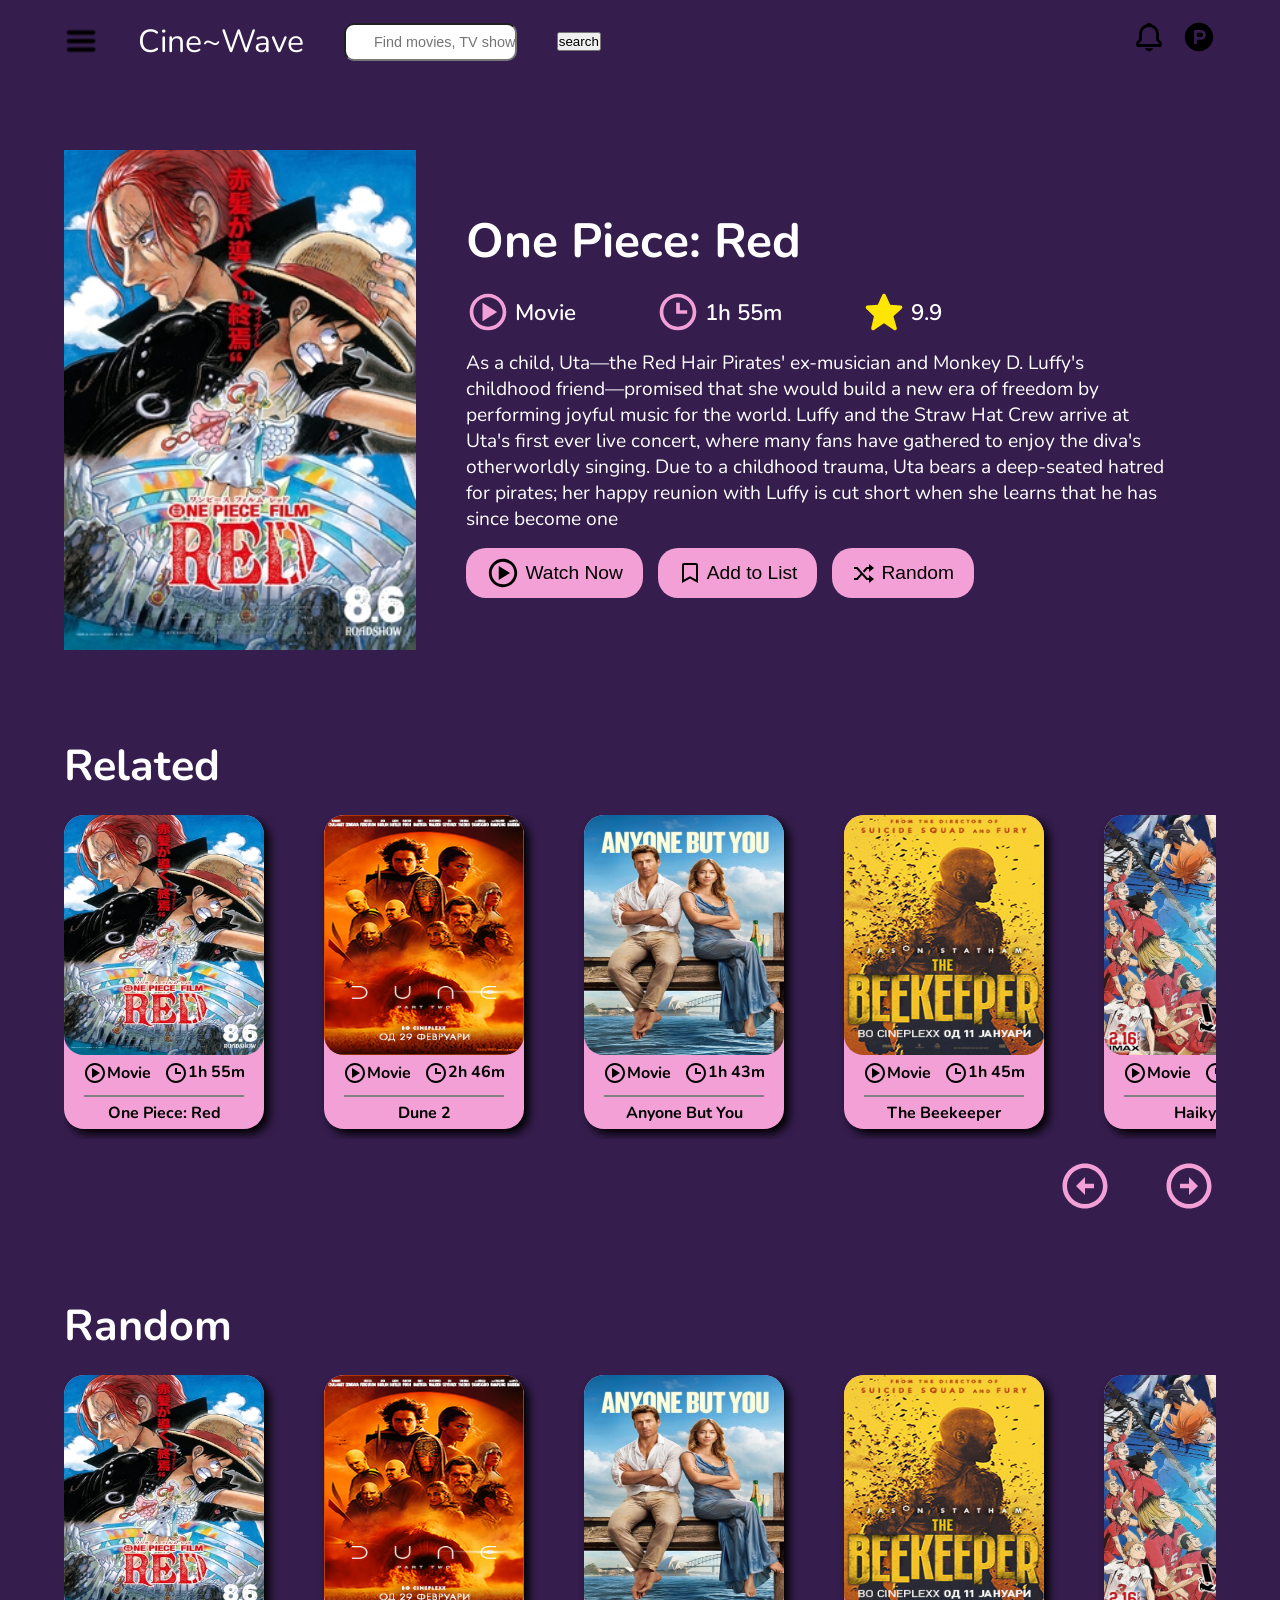
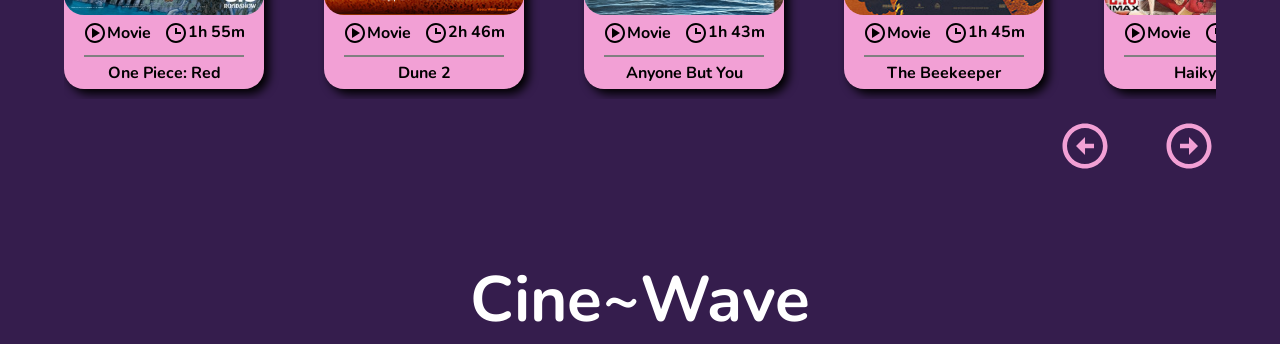
<file: assets/website/Project/MovieSuggPage.html>
<!DOCTYPE html>
<html lang="en">
<head>
    <meta charset="UTF-8">
    <meta name="viewport" content="width=device-width, initial-scale=1.0">
    <title>CineWave</title>
    <link rel="stylesheet" href="assets/css/MovieSuggPage.css" type="text/css">
    
</head>
<body>
    <nav>
        <!-- Left side containing burger menu logo and search input -->
        
        <div class="left">

            <div class="burger-menu">
                <button><img src="assets/Img/burger-bar.png" alt=""></button>
            </div>
            
            <a href="MovieMainPage.html">Cine~Wave</a>
            
            <input type="text" name="search" id="search" placeholder="       Find movies, TV shows and more">
            <button class="movie-search">search</button>
        </div>

        <!-- right side containing notifications and profile  -->

        <div class="right">

            <!-- Notifications -->

            <div class="notifications dropdown">
                <button class="dropdown-btn"><svg xmlns="http://www.w3.org/2000/svg" width="34" height="34" viewBox="0 0 24 24" style="fill: rgba(0, 0, 0, 1);"><path d="M19 13.586V10c0-3.217-2.185-5.927-5.145-6.742C13.562 2.52 12.846 2 12 2s-1.562.52-1.855 1.258C7.185 4.074 5 6.783 5 10v3.586l-1.707 1.707A.996.996 0 0 0 3 16v2a1 1 0 0 0 1 1h16a1 1 0 0 0 1-1v-2a.996.996 0 0 0-.293-.707L19 13.586zM19 17H5v-.586l1.707-1.707A.996.996 0 0 0 7 14v-4c0-2.757 2.243-5 5-5s5 2.243 5 5v4c0 .266.105.52.293.707L19 16.414V17zm-7 5a2.98 2.98 0 0 0 2.818-2H9.182A2.98 2.98 0 0 0 12 22z"></path></svg></button>
                <div class="dropdown-info">
                    
                </div>
            </div>

            <!-- Profile -->

            <div class="profile dropdown">
                <button class="dropdown-btn">
                    <svg xmlns="http://www.w3.org/2000/svg" width="34" height="34" viewBox="0 0 24 24" style="fill: rgba(0, 0, 0, 1);"><path d="M13.337 9h-2.838v3h2.838a1.501 1.501 0 1 0 0-3z"></path><path d="M12 2C6.477 2 2 6.477 2 12s4.477 10 10 10 10-4.477 10-10S17.523 2 12 2zm1.337 12h-2.838v3H8.501V7h4.837a3.498 3.498 0 0 1 3.499 3.499 3.499 3.499 0 0 1-3.5 3.501z"></path></svg>
                </button>
            </div>    
        </div>
    </nav>

    <!-- main start -->

    <main>

        <!-- Section 1 movie random page -->

        <section class="sec-1">
            <div class="right">
                <img src="assets/Img/landing page cards/One_Piece_Film_Red_Visual_Poster.png" alt="" id="movie-poster" style="height: 500px;">
            </div>
            <div class="left">
                <div class="title">
                    <h1 class="movie-name">One Piece: Red</h1>
                </div>
                <div class="info">
                    <div class="type">
                        <svg xmlns="http://www.w3.org/2000/svg" width="44" height="44" viewBox="0 0 24 24" style="fill: rgba(242, 160, 213, 1);"><path d="M12 2C6.486 2 2 6.486 2 12s4.486 10 10 10 10-4.486 10-10S17.514 2 12 2zm0 18c-4.411 0-8-3.589-8-8s3.589-8 8-8 8 3.589 8 8-3.589 8-8 8z"></path><path d="m9 17 8-5-8-5z"></path></svg>
                        <p>Movie</p>
                    </div>
                    <div class="time">
                        <svg xmlns="http://www.w3.org/2000/svg" width="44" height="44" viewBox="0 0 24 24" style="fill: rgba(242, 160, 213, 1);"><path d="M12 2C6.486 2 2 6.486 2 12s4.486 10 10 10 10-4.486 10-10S17.514 2 12 2zm0 18c-4.411 0-8-3.589-8-8s3.589-8 8-8 8 3.589 8 8-3.589 8-8 8z"></path><path d="M13 7h-2v6h6v-2h-4z"></path></svg>
                        <p>1h 55m</p>
                    </div>
                    <div class="rating">
                        <svg xmlns="http://www.w3.org/2000/svg" width="44" height="44" viewBox="0 0 24 24" style="fill: rgb(255, 230, 0);"><path d="M21.947 9.179a1.001 1.001 0 0 0-.868-.676l-5.701-.453-2.467-5.461a.998.998 0 0 0-1.822-.001L8.622 8.05l-5.701.453a1 1 0 0 0-.619 1.713l4.213 4.107-1.49 6.452a1 1 0 0 0 1.53 1.057L12 18.202l5.445 3.63a1.001 1.001 0 0 0 1.517-1.106l-1.829-6.4 4.536-4.082c.297-.268.406-.686.278-1.065z"></path></svg>
                        <p class="rating-num">9.9</p>
                    </div>
                </div>
                <div class="description">
                    <p class="overview">As a child, Uta—the Red Hair Pirates' ex-musician and Monkey D. Luffy's childhood friend—promised that she would build a new era of freedom by performing joyful music for the world. Luffy and the Straw Hat Crew arrive at Uta's first ever live concert, where many fans have gathered to enjoy the diva's otherworldly singing. Due to a childhood trauma, Uta bears a deep-seated hatred for pirates; her happy reunion with Luffy is cut short when she learns that he has since become one</p>
                </div>
                <div class="CTA-btns">
                    <button>
                        <svg xmlns="http://www.w3.org/2000/svg" width="34" height="34" viewBox="0 0 24 24" style="fill: rgba(0, 0, 0, 1);"><path d="M12 2C6.486 2 2 6.486 2 12s4.486 10 10 10 10-4.486 10-10S17.514 2 12 2zm0 18c-4.411 0-8-3.589-8-8s3.589-8 8-8 8 3.589 8 8-3.589 8-8 8z"></path><path d="m9 17 8-5-8-5z"></path></svg>
                        Watch Now
                    </button>
                    <button>
                        <svg xmlns="http://www.w3.org/2000/svg" width="24" height="24" viewBox="0 0 24 24" style="fill: rgba(0, 0, 0, 1);"><path d="M18 2H6c-1.103 0-2 .897-2 2v18l8-4.572L20 22V4c0-1.103-.897-2-2-2zm0 16.553-6-3.428-6 3.428V4h12v14.553z"></path></svg>
                        Add to List
                    </button>
                    <button class="random-btn">
                        <svg xmlns="http://www.w3.org/2000/svg" width="24" height="24" viewBox="0 0 24 24" style="fill: rgba(0, 0, 0, 1);"><path d="M17 17h-1.559l-9.7-10.673A1 1 0 0 0 5.001 6H2v2h2.559l4.09 4.5-4.09 4.501H2v2h3.001a1 1 0 0 0 .74-.327L10 13.987l4.259 4.686a1 1 0 0 0 .74.327H17v3l5-4-5-4v3z"></path><path d="M15.441 8H17v3l5-3.938L17 3v3h-2.001a1 1 0 0 0-.74.327l-3.368 3.707 1.48 1.346L15.441 8z"></path></svg>
                        Random
                    </button>
                </div>
            </div>
        </section>

        <section class="sec-2">
            <div id="h1">
                <h1>Related</h1>
            </div>
            <div class="cards">
                <!-- First card -->
                <div class="card">
                    <div class="img"><img src="assets/Img/landing page cards/One_Piece_Film_Red_Visual_Poster.png" alt="onePiece"></div>
                    <div class="info">
                        <div class="type">
                            <svg xmlns="http://www.w3.org/2000/svg" width="24" height="24" viewBox="0 0 24 24" style="fill: rgba(0, 0, 0, 1);"><path d="M12 2C6.486 2 2 6.486 2 12s4.486 10 10 10 10-4.486 10-10S17.514 2 12 2zm0 18c-4.411 0-8-3.589-8-8s3.589-8 8-8 8 3.589 8 8-3.589 8-8 8z"></path><path d="m9 17 8-5-8-5z"></path></svg>
                            <p>Movie</p>
                        </div>
                        <div class="time">
                            <svg xmlns="http://www.w3.org/2000/svg" width="24" height="24" viewBox="0 0 24 24" style="fill: rgba(0, 0, 0, 1);"><path d="M12 2C6.486 2 2 6.486 2 12s4.486 10 10 10 10-4.486 10-10S17.514 2 12 2zm0 18c-4.411 0-8-3.589-8-8s3.589-8 8-8 8 3.589 8 8-3.589 8-8 8z"></path><path d="M13 7h-2v6h6v-2h-4z"></path></svg>
                            <p>1h 55m</p>
                        </div>
                    </div>
                    <div class="title">
                        <p>One Piece: Red</p>
                    </div>
                </div>

                <!-- Card 2 -->

                <div class="card">
                    <div class="img">
                        <img src="assets/Img/landing page cards/223x324_DUNE2_MKD.jpg" alt="dune">
                    </div>
                    <div class="info">
                        <div class="type">
                            <svg xmlns="http://www.w3.org/2000/svg" width="24" height="24" viewBox="0 0 24 24" style="fill: rgba(0, 0, 0, 1);"><path d="M12 2C6.486 2 2 6.486 2 12s4.486 10 10 10 10-4.486 10-10S17.514 2 12 2zm0 18c-4.411 0-8-3.589-8-8s3.589-8 8-8 8 3.589 8 8-3.589 8-8 8z"></path><path d="m9 17 8-5-8-5z"></path></svg>
                            <p>Movie</p>
                        </div>
                        <div class="time">
                            <svg xmlns="http://www.w3.org/2000/svg" width="24" height="24" viewBox="0 0 24 24" style="fill: rgba(0, 0, 0, 1);"><path d="M12 2C6.486 2 2 6.486 2 12s4.486 10 10 10 10-4.486 10-10S17.514 2 12 2zm0 18c-4.411 0-8-3.589-8-8s3.589-8 8-8 8 3.589 8 8-3.589 8-8 8z"></path><path d="M13 7h-2v6h6v-2h-4z"></path></svg>
                            <p>2h 46m</p>
                        </div>
                    </div>
                    <div class="title">
                        <p>Dune 2</p>
                    </div>
                </div>

                <!-- Card 3 -->

                <div class="card">
                    <div class="img"><img src="assets/Img/landing page cards/5qHoazZiaLe7oFBok7XlUhg96f2.png" alt="AnyoneBut you"></div>
                    <div class="info">
                        <div class="type">
                            <svg xmlns="http://www.w3.org/2000/svg" width="24" height="24" viewBox="0 0 24 24" style="fill: rgba(0, 0, 0, 1);"><path d="M12 2C6.486 2 2 6.486 2 12s4.486 10 10 10 10-4.486 10-10S17.514 2 12 2zm0 18c-4.411 0-8-3.589-8-8s3.589-8 8-8 8 3.589 8 8-3.589 8-8 8z"></path><path d="m9 17 8-5-8-5z"></path></svg>
                            <p>Movie</p>
                        </div>
                        <div class="time">
                            <svg xmlns="http://www.w3.org/2000/svg" width="24" height="24" viewBox="0 0 24 24" style="fill: rgba(0, 0, 0, 1);"><path d="M12 2C6.486 2 2 6.486 2 12s4.486 10 10 10 10-4.486 10-10S17.514 2 12 2zm0 18c-4.411 0-8-3.589-8-8s3.589-8 8-8 8 3.589 8 8-3.589 8-8 8z"></path><path d="M13 7h-2v6h6v-2h-4z"></path></svg>
                            <p>1h 43m</p>
                        </div>
                    </div>
                    <div class="title"><p>Anyone But You</p></div>
                </div>

                <!-- Card 4 -->

                <div class="card">
                    <div class="img"><img src="assets/Img/landing page cards/BEEKEPER.png" alt="Beekeeper"></div>
                    <div class="info">
                        <div class="type">
                            <svg xmlns="http://www.w3.org/2000/svg" width="24" height="24" viewBox="0 0 24 24" style="fill: rgba(0, 0, 0, 1);"><path d="M12 2C6.486 2 2 6.486 2 12s4.486 10 10 10 10-4.486 10-10S17.514 2 12 2zm0 18c-4.411 0-8-3.589-8-8s3.589-8 8-8 8 3.589 8 8-3.589 8-8 8z"></path><path d="m9 17 8-5-8-5z"></path></svg>
                            <p>Movie</p>
                        </div>
                        <div class="time">
                            <svg xmlns="http://www.w3.org/2000/svg" width="24" height="24" viewBox="0 0 24 24" style="fill: rgba(0, 0, 0, 1);"><path d="M12 2C6.486 2 2 6.486 2 12s4.486 10 10 10 10-4.486 10-10S17.514 2 12 2zm0 18c-4.411 0-8-3.589-8-8s3.589-8 8-8 8 3.589 8 8-3.589 8-8 8z"></path><path d="M13 7h-2v6h6v-2h-4z"></path></svg>
                            <p>1h 45m</p>
                        </div>
                    </div>
                    <div class="title"><p>The Beekeeper</p></div>
                </div>

                <!-- Card 5 -->

                <div class="card">
                    <div class="img"><img src="assets/Img/landing page cards/haikyuu movie..png" alt="Haikyuu"></div>
                    <div class="info">
                        <div class="type">
                            <svg xmlns="http://www.w3.org/2000/svg" width="24" height="24" viewBox="0 0 24 24" style="fill: rgba(0, 0, 0, 1);"><path d="M12 2C6.486 2 2 6.486 2 12s4.486 10 10 10 10-4.486 10-10S17.514 2 12 2zm0 18c-4.411 0-8-3.589-8-8s3.589-8 8-8 8 3.589 8 8-3.589 8-8 8z"></path><path d="m9 17 8-5-8-5z"></path></svg>
                            <p>Movie</p>
                        </div>
                        <div class="time">
                            <svg xmlns="http://www.w3.org/2000/svg" width="24" height="24" viewBox="0 0 24 24" style="fill: rgba(0, 0, 0, 1);"><path d="M12 2C6.486 2 2 6.486 2 12s4.486 10 10 10 10-4.486 10-10S17.514 2 12 2zm0 18c-4.411 0-8-3.589-8-8s3.589-8 8-8 8 3.589 8 8-3.589 8-8 8z"></path><path d="M13 7h-2v6h6v-2h-4z"></path></svg>
                            <p>1h 25m</p>
                        </div>
                    </div>
                    <div class="title"><p>Haikyuu</p></div>
                </div>

                <!-- Card 6 -->

                <div class="card">
                    <div class="img"><img src="assets/Img/landing page cards/kung fu panda.jpg" alt="Panda"></div>
                    <div class="info">
                        <div class="type">
                            <svg xmlns="http://www.w3.org/2000/svg" width="24" height="24" viewBox="0 0 24 24" style="fill: rgba(0, 0, 0, 1);"><path d="M12 2C6.486 2 2 6.486 2 12s4.486 10 10 10 10-4.486 10-10S17.514 2 12 2zm0 18c-4.411 0-8-3.589-8-8s3.589-8 8-8 8 3.589 8 8-3.589 8-8 8z"></path><path d="m9 17 8-5-8-5z"></path></svg>
                            <p>Movie</p>
                        </div>
                        <div class="time">
                            <svg xmlns="http://www.w3.org/2000/svg" width="24" height="24" viewBox="0 0 24 24" style="fill: rgba(0, 0, 0, 1);"><path d="M12 2C6.486 2 2 6.486 2 12s4.486 10 10 10 10-4.486 10-10S17.514 2 12 2zm0 18c-4.411 0-8-3.589-8-8s3.589-8 8-8 8 3.589 8 8-3.589 8-8 8z"></path><path d="M13 7h-2v6h6v-2h-4z"></path></svg>
                            <p>1h 34m</p>
                        </div>
                    </div>
                    <div class="title"><p>Kung Fu Panda 4</p></div>
                </div>
                <!-- Card 6 -->
                
                <div class="card">
                    <div class="img"><img src="assets/Img/landing page cards/kung fu panda.jpg" alt="Panda"></div>
                    <div class="info">
                        <div class="type">
                            <svg xmlns="http://www.w3.org/2000/svg" width="24" height="24" viewBox="0 0 24 24" style="fill: rgba(0, 0, 0, 1);"><path d="M12 2C6.486 2 2 6.486 2 12s4.486 10 10 10 10-4.486 10-10S17.514 2 12 2zm0 18c-4.411 0-8-3.589-8-8s3.589-8 8-8 8 3.589 8 8-3.589 8-8 8z"></path><path d="m9 17 8-5-8-5z"></path></svg>
                            <p>Movie</p>
                        </div>
                        <div class="time">
                            <svg xmlns="http://www.w3.org/2000/svg" width="24" height="24" viewBox="0 0 24 24" style="fill: rgba(0, 0, 0, 1);"><path d="M12 2C6.486 2 2 6.486 2 12s4.486 10 10 10 10-4.486 10-10S17.514 2 12 2zm0 18c-4.411 0-8-3.589-8-8s3.589-8 8-8 8 3.589 8 8-3.589 8-8 8z"></path><path d="M13 7h-2v6h6v-2h-4z"></path></svg>
                            <p>1h 34m</p>
                        </div>
                    </div>
                    <div class="title"><p>Kung Fu Panda 4</p></div>
                </div>
                <!-- Card 6 -->

                <div class="card">
                    <div class="img"><img src="assets/Img/landing page cards/kung fu panda.jpg" alt="Panda"></div>
                    <div class="info">
                        <div class="type">
                            <svg xmlns="http://www.w3.org/2000/svg" width="24" height="24" viewBox="0 0 24 24" style="fill: rgba(0, 0, 0, 1);"><path d="M12 2C6.486 2 2 6.486 2 12s4.486 10 10 10 10-4.486 10-10S17.514 2 12 2zm0 18c-4.411 0-8-3.589-8-8s3.589-8 8-8 8 3.589 8 8-3.589 8-8 8z"></path><path d="m9 17 8-5-8-5z"></path></svg>
                            <p>Movie</p>
                        </div>
                        <div class="time">
                            <svg xmlns="http://www.w3.org/2000/svg" width="24" height="24" viewBox="0 0 24 24" style="fill: rgba(0, 0, 0, 1);"><path d="M12 2C6.486 2 2 6.486 2 12s4.486 10 10 10 10-4.486 10-10S17.514 2 12 2zm0 18c-4.411 0-8-3.589-8-8s3.589-8 8-8 8 3.589 8 8-3.589 8-8 8z"></path><path d="M13 7h-2v6h6v-2h-4z"></path></svg>
                            <p>1h 34m</p>
                        </div>
                    </div>
                    <div class="title"><p>Kung Fu Panda 4</p></div>
                </div>
                <!-- Card 6 -->

                <div class="card">
                    <div class="img"><img src="assets/Img/landing page cards/kung fu panda.jpg" alt="Panda"></div>
                    <div class="info">
                        <div class="type">
                            <svg xmlns="http://www.w3.org/2000/svg" width="24" height="24" viewBox="0 0 24 24" style="fill: rgba(0, 0, 0, 1);"><path d="M12 2C6.486 2 2 6.486 2 12s4.486 10 10 10 10-4.486 10-10S17.514 2 12 2zm0 18c-4.411 0-8-3.589-8-8s3.589-8 8-8 8 3.589 8 8-3.589 8-8 8z"></path><path d="m9 17 8-5-8-5z"></path></svg>
                            <p>Movie</p>
                        </div>
                        <div class="time">
                            <svg xmlns="http://www.w3.org/2000/svg" width="24" height="24" viewBox="0 0 24 24" style="fill: rgba(0, 0, 0, 1);"><path d="M12 2C6.486 2 2 6.486 2 12s4.486 10 10 10 10-4.486 10-10S17.514 2 12 2zm0 18c-4.411 0-8-3.589-8-8s3.589-8 8-8 8 3.589 8 8-3.589 8-8 8z"></path><path d="M13 7h-2v6h6v-2h-4z"></path></svg>
                            <p>1h 34m</p>
                        </div>
                    </div>
                    <div class="title"><p>Kung Fu Panda 4</p></div>
                </div>
                <!-- Card 6 -->

                <div class="card">
                    <div class="img"><img src="assets/Img/landing page cards/kung fu panda.jpg" alt="Panda"></div>
                    <div class="info">
                        <div class="type">
                            <svg xmlns="http://www.w3.org/2000/svg" width="24" height="24" viewBox="0 0 24 24" style="fill: rgba(0, 0, 0, 1);"><path d="M12 2C6.486 2 2 6.486 2 12s4.486 10 10 10 10-4.486 10-10S17.514 2 12 2zm0 18c-4.411 0-8-3.589-8-8s3.589-8 8-8 8 3.589 8 8-3.589 8-8 8z"></path><path d="m9 17 8-5-8-5z"></path></svg>
                            <p>Movie</p>
                        </div>
                        <div class="time">
                            <svg xmlns="http://www.w3.org/2000/svg" width="24" height="24" viewBox="0 0 24 24" style="fill: rgba(0, 0, 0, 1);"><path d="M12 2C6.486 2 2 6.486 2 12s4.486 10 10 10 10-4.486 10-10S17.514 2 12 2zm0 18c-4.411 0-8-3.589-8-8s3.589-8 8-8 8 3.589 8 8-3.589 8-8 8z"></path><path d="M13 7h-2v6h6v-2h-4z"></path></svg>
                            <p>1h 34m</p>
                        </div>
                    </div>
                    <div class="title"><p>Kung Fu Panda 4</p></div>
                </div>
                <!-- Card 6 -->

                <div class="card">
                    <div class="img"><img src="assets/Img/landing page cards/kung fu panda.jpg" alt="Panda"></div>
                    <div class="info">
                        <div class="type">
                            <svg xmlns="http://www.w3.org/2000/svg" width="24" height="24" viewBox="0 0 24 24" style="fill: rgba(0, 0, 0, 1);"><path d="M12 2C6.486 2 2 6.486 2 12s4.486 10 10 10 10-4.486 10-10S17.514 2 12 2zm0 18c-4.411 0-8-3.589-8-8s3.589-8 8-8 8 3.589 8 8-3.589 8-8 8z"></path><path d="m9 17 8-5-8-5z"></path></svg>
                            <p>Movie</p>
                        </div>
                        <div class="time">
                            <svg xmlns="http://www.w3.org/2000/svg" width="24" height="24" viewBox="0 0 24 24" style="fill: rgba(0, 0, 0, 1);"><path d="M12 2C6.486 2 2 6.486 2 12s4.486 10 10 10 10-4.486 10-10S17.514 2 12 2zm0 18c-4.411 0-8-3.589-8-8s3.589-8 8-8 8 3.589 8 8-3.589 8-8 8z"></path><path d="M13 7h-2v6h6v-2h-4z"></path></svg>
                            <p>1h 34m</p>
                        </div>
                    </div>
                    <div class="title"><p>Kung Fu Panda 4</p></div>
                </div>
                <!-- Card 6 -->

                <div class="card">
                    <div class="img"><img src="assets/Img/landing page cards/kung fu panda.jpg" alt="Panda"></div>
                    <div class="info">
                        <div class="type">
                            <svg xmlns="http://www.w3.org/2000/svg" width="24" height="24" viewBox="0 0 24 24" style="fill: rgba(0, 0, 0, 1);"><path d="M12 2C6.486 2 2 6.486 2 12s4.486 10 10 10 10-4.486 10-10S17.514 2 12 2zm0 18c-4.411 0-8-3.589-8-8s3.589-8 8-8 8 3.589 8 8-3.589 8-8 8z"></path><path d="m9 17 8-5-8-5z"></path></svg>
                            <p>Movie</p>
                        </div>
                        <div class="time">
                            <svg xmlns="http://www.w3.org/2000/svg" width="24" height="24" viewBox="0 0 24 24" style="fill: rgba(0, 0, 0, 1);"><path d="M12 2C6.486 2 2 6.486 2 12s4.486 10 10 10 10-4.486 10-10S17.514 2 12 2zm0 18c-4.411 0-8-3.589-8-8s3.589-8 8-8 8 3.589 8 8-3.589 8-8 8z"></path><path d="M13 7h-2v6h6v-2h-4z"></path></svg>
                            <p>1h 34m</p>
                        </div>
                    </div>
                    <div class="title"><p>Kung Fu Panda 4</p></div>
                </div>
            </div>
            <div class="next-prev">
                <button id="left"><svg xmlns="http://www.w3.org/2000/svg" width="54" height="54" viewBox="0 0 24 24" style="fill: rgba(242, 160, 213, 1);"><path d="M11.999 1.993C6.486 1.994 2 6.48 1.999 11.994c0 5.514 4.486 10 10.001 10 5.514-.001 10-4.487 10-10 0-5.514-4.486-10-10.001-10.001zM12 19.994c-4.412 0-8.001-3.589-8.001-8 .001-4.411 3.59-8 8-8.001C16.411 3.994 20 7.583 20 11.994c0 4.41-3.589 7.999-8 8z"></path><path d="m12.012 7.989-4.005 4.005 4.005 4.004v-3.004h3.994v-2h-3.994z"></path></svg></button>
                <button id="right"><svg xmlns="http://www.w3.org/2000/svg" width="54" height="54" viewBox="0 0 24 24" style="fill: rgba(242, 160, 213, 1);"><path d="M11.999 1.993c-5.514.001-10 4.487-10 10.001s4.486 10 10.001 10c5.513 0 9.999-4.486 10-10 0-5.514-4.486-10-10.001-10.001zM12 19.994c-4.412 0-8.001-3.589-8.001-8s3.589-8 8-8.001C16.411 3.994 20 7.583 20 11.994c-.001 4.411-3.59 8-8 8z"></path><path d="M12 10.994H8v2h4V16l4.005-4.005L12 7.991z"></path></svg></button>
            </div>
        </section>
        <section class="sec-2">
            <div id="h1">
                <h1>Random</h1>
            </div>
            <div class="cards">
                <!-- First card -->
                <div class="card">
                    <div class="img"><img src="assets/Img/landing page cards/One_Piece_Film_Red_Visual_Poster.png" alt="onePiece"></div>
                    <div class="info">
                        <div class="type">
                            <svg xmlns="http://www.w3.org/2000/svg" width="24" height="24" viewBox="0 0 24 24" style="fill: rgba(0, 0, 0, 1);"><path d="M12 2C6.486 2 2 6.486 2 12s4.486 10 10 10 10-4.486 10-10S17.514 2 12 2zm0 18c-4.411 0-8-3.589-8-8s3.589-8 8-8 8 3.589 8 8-3.589 8-8 8z"></path><path d="m9 17 8-5-8-5z"></path></svg>
                            <p>Movie</p>
                        </div>
                        <div class="time">
                            <svg xmlns="http://www.w3.org/2000/svg" width="24" height="24" viewBox="0 0 24 24" style="fill: rgba(0, 0, 0, 1);"><path d="M12 2C6.486 2 2 6.486 2 12s4.486 10 10 10 10-4.486 10-10S17.514 2 12 2zm0 18c-4.411 0-8-3.589-8-8s3.589-8 8-8 8 3.589 8 8-3.589 8-8 8z"></path><path d="M13 7h-2v6h6v-2h-4z"></path></svg>
                            <p>1h 55m</p>
                        </div>
                    </div>
                    <div class="title">
                        <p>One Piece: Red</p>
                    </div>
                </div>

                <!-- Card 2 -->

                <div class="card">
                    <div class="img">
                        <img src="assets/Img/landing page cards/223x324_DUNE2_MKD.jpg" alt="dune">
                    </div>
                    <div class="info">
                        <div class="type">
                            <svg xmlns="http://www.w3.org/2000/svg" width="24" height="24" viewBox="0 0 24 24" style="fill: rgba(0, 0, 0, 1);"><path d="M12 2C6.486 2 2 6.486 2 12s4.486 10 10 10 10-4.486 10-10S17.514 2 12 2zm0 18c-4.411 0-8-3.589-8-8s3.589-8 8-8 8 3.589 8 8-3.589 8-8 8z"></path><path d="m9 17 8-5-8-5z"></path></svg>
                            <p>Movie</p>
                        </div>
                        <div class="time">
                            <svg xmlns="http://www.w3.org/2000/svg" width="24" height="24" viewBox="0 0 24 24" style="fill: rgba(0, 0, 0, 1);"><path d="M12 2C6.486 2 2 6.486 2 12s4.486 10 10 10 10-4.486 10-10S17.514 2 12 2zm0 18c-4.411 0-8-3.589-8-8s3.589-8 8-8 8 3.589 8 8-3.589 8-8 8z"></path><path d="M13 7h-2v6h6v-2h-4z"></path></svg>
                            <p>2h 46m</p>
                        </div>
                    </div>
                    <div class="title">
                        <p>Dune 2</p>
                    </div>
                </div>

                <!-- Card 3 -->

                <div class="card">
                    <div class="img"><img src="assets/Img/landing page cards/5qHoazZiaLe7oFBok7XlUhg96f2.png" alt="AnyoneBut you"></div>
                    <div class="info">
                        <div class="type">
                            <svg xmlns="http://www.w3.org/2000/svg" width="24" height="24" viewBox="0 0 24 24" style="fill: rgba(0, 0, 0, 1);"><path d="M12 2C6.486 2 2 6.486 2 12s4.486 10 10 10 10-4.486 10-10S17.514 2 12 2zm0 18c-4.411 0-8-3.589-8-8s3.589-8 8-8 8 3.589 8 8-3.589 8-8 8z"></path><path d="m9 17 8-5-8-5z"></path></svg>
                            <p>Movie</p>
                        </div>
                        <div class="time">
                            <svg xmlns="http://www.w3.org/2000/svg" width="24" height="24" viewBox="0 0 24 24" style="fill: rgba(0, 0, 0, 1);"><path d="M12 2C6.486 2 2 6.486 2 12s4.486 10 10 10 10-4.486 10-10S17.514 2 12 2zm0 18c-4.411 0-8-3.589-8-8s3.589-8 8-8 8 3.589 8 8-3.589 8-8 8z"></path><path d="M13 7h-2v6h6v-2h-4z"></path></svg>
                            <p>1h 43m</p>
                        </div>
                    </div>
                    <div class="title"><p>Anyone But You</p></div>
                </div>

                <!-- Card 4 -->

                <div class="card">
                    <div class="img"><img src="assets/Img/landing page cards/BEEKEPER.png" alt="Beekeeper"></div>
                    <div class="info">
                        <div class="type">
                            <svg xmlns="http://www.w3.org/2000/svg" width="24" height="24" viewBox="0 0 24 24" style="fill: rgba(0, 0, 0, 1);"><path d="M12 2C6.486 2 2 6.486 2 12s4.486 10 10 10 10-4.486 10-10S17.514 2 12 2zm0 18c-4.411 0-8-3.589-8-8s3.589-8 8-8 8 3.589 8 8-3.589 8-8 8z"></path><path d="m9 17 8-5-8-5z"></path></svg>
                            <p>Movie</p>
                        </div>
                        <div class="time">
                            <svg xmlns="http://www.w3.org/2000/svg" width="24" height="24" viewBox="0 0 24 24" style="fill: rgba(0, 0, 0, 1);"><path d="M12 2C6.486 2 2 6.486 2 12s4.486 10 10 10 10-4.486 10-10S17.514 2 12 2zm0 18c-4.411 0-8-3.589-8-8s3.589-8 8-8 8 3.589 8 8-3.589 8-8 8z"></path><path d="M13 7h-2v6h6v-2h-4z"></path></svg>
                            <p>1h 45m</p>
                        </div>
                    </div>
                    <div class="title"><p>The Beekeeper</p></div>
                </div>

                <!-- Card 5 -->

                <div class="card">
                    <div class="img"><img src="assets/Img/landing page cards/haikyuu movie..png" alt="Haikyuu"></div>
                    <div class="info">
                        <div class="type">
                            <svg xmlns="http://www.w3.org/2000/svg" width="24" height="24" viewBox="0 0 24 24" style="fill: rgba(0, 0, 0, 1);"><path d="M12 2C6.486 2 2 6.486 2 12s4.486 10 10 10 10-4.486 10-10S17.514 2 12 2zm0 18c-4.411 0-8-3.589-8-8s3.589-8 8-8 8 3.589 8 8-3.589 8-8 8z"></path><path d="m9 17 8-5-8-5z"></path></svg>
                            <p>Movie</p>
                        </div>
                        <div class="time">
                            <svg xmlns="http://www.w3.org/2000/svg" width="24" height="24" viewBox="0 0 24 24" style="fill: rgba(0, 0, 0, 1);"><path d="M12 2C6.486 2 2 6.486 2 12s4.486 10 10 10 10-4.486 10-10S17.514 2 12 2zm0 18c-4.411 0-8-3.589-8-8s3.589-8 8-8 8 3.589 8 8-3.589 8-8 8z"></path><path d="M13 7h-2v6h6v-2h-4z"></path></svg>
                            <p>1h 25m</p>
                        </div>
                    </div>
                    <div class="title"><p>Haikyuu</p></div>
                </div>

                <!-- Card 6 -->

                <div class="card">
                    <div class="img"><img src="assets/Img/landing page cards/kung fu panda.jpg" alt="Panda"></div>
                    <div class="info">
                        <div class="type">
                            <svg xmlns="http://www.w3.org/2000/svg" width="24" height="24" viewBox="0 0 24 24" style="fill: rgba(0, 0, 0, 1);"><path d="M12 2C6.486 2 2 6.486 2 12s4.486 10 10 10 10-4.486 10-10S17.514 2 12 2zm0 18c-4.411 0-8-3.589-8-8s3.589-8 8-8 8 3.589 8 8-3.589 8-8 8z"></path><path d="m9 17 8-5-8-5z"></path></svg>
                            <p>Movie</p>
                        </div>
                        <div class="time">
                            <svg xmlns="http://www.w3.org/2000/svg" width="24" height="24" viewBox="0 0 24 24" style="fill: rgba(0, 0, 0, 1);"><path d="M12 2C6.486 2 2 6.486 2 12s4.486 10 10 10 10-4.486 10-10S17.514 2 12 2zm0 18c-4.411 0-8-3.589-8-8s3.589-8 8-8 8 3.589 8 8-3.589 8-8 8z"></path><path d="M13 7h-2v6h6v-2h-4z"></path></svg>
                            <p>1h 34m</p>
                        </div>
                    </div>
                    <div class="title"><p>Kung Fu Panda 4</p></div>
                </div>
                <!-- Card 6 -->
                
                <div class="card">
                    <div class="img"><img src="assets/Img/landing page cards/kung fu panda.jpg" alt="Panda"></div>
                    <div class="info">
                        <div class="type">
                            <svg xmlns="http://www.w3.org/2000/svg" width="24" height="24" viewBox="0 0 24 24" style="fill: rgba(0, 0, 0, 1);"><path d="M12 2C6.486 2 2 6.486 2 12s4.486 10 10 10 10-4.486 10-10S17.514 2 12 2zm0 18c-4.411 0-8-3.589-8-8s3.589-8 8-8 8 3.589 8 8-3.589 8-8 8z"></path><path d="m9 17 8-5-8-5z"></path></svg>
                            <p>Movie</p>
                        </div>
                        <div class="time">
                            <svg xmlns="http://www.w3.org/2000/svg" width="24" height="24" viewBox="0 0 24 24" style="fill: rgba(0, 0, 0, 1);"><path d="M12 2C6.486 2 2 6.486 2 12s4.486 10 10 10 10-4.486 10-10S17.514 2 12 2zm0 18c-4.411 0-8-3.589-8-8s3.589-8 8-8 8 3.589 8 8-3.589 8-8 8z"></path><path d="M13 7h-2v6h6v-2h-4z"></path></svg>
                            <p>1h 34m</p>
                        </div>
                    </div>
                    <div class="title"><p>Kung Fu Panda 4</p></div>
                </div>
                <!-- Card 6 -->

                <div class="card">
                    <div class="img"><img src="assets/Img/landing page cards/kung fu panda.jpg" alt="Panda"></div>
                    <div class="info">
                        <div class="type">
                            <svg xmlns="http://www.w3.org/2000/svg" width="24" height="24" viewBox="0 0 24 24" style="fill: rgba(0, 0, 0, 1);"><path d="M12 2C6.486 2 2 6.486 2 12s4.486 10 10 10 10-4.486 10-10S17.514 2 12 2zm0 18c-4.411 0-8-3.589-8-8s3.589-8 8-8 8 3.589 8 8-3.589 8-8 8z"></path><path d="m9 17 8-5-8-5z"></path></svg>
                            <p>Movie</p>
                        </div>
                        <div class="time">
                            <svg xmlns="http://www.w3.org/2000/svg" width="24" height="24" viewBox="0 0 24 24" style="fill: rgba(0, 0, 0, 1);"><path d="M12 2C6.486 2 2 6.486 2 12s4.486 10 10 10 10-4.486 10-10S17.514 2 12 2zm0 18c-4.411 0-8-3.589-8-8s3.589-8 8-8 8 3.589 8 8-3.589 8-8 8z"></path><path d="M13 7h-2v6h6v-2h-4z"></path></svg>
                            <p>1h 34m</p>
                        </div>
                    </div>
                    <div class="title"><p>Kung Fu Panda 4</p></div>
                </div>
                <!-- Card 6 -->

                <div class="card">
                    <div class="img"><img src="assets/Img/landing page cards/kung fu panda.jpg" alt="Panda"></div>
                    <div class="info">
                        <div class="type">
                            <svg xmlns="http://www.w3.org/2000/svg" width="24" height="24" viewBox="0 0 24 24" style="fill: rgba(0, 0, 0, 1);"><path d="M12 2C6.486 2 2 6.486 2 12s4.486 10 10 10 10-4.486 10-10S17.514 2 12 2zm0 18c-4.411 0-8-3.589-8-8s3.589-8 8-8 8 3.589 8 8-3.589 8-8 8z"></path><path d="m9 17 8-5-8-5z"></path></svg>
                            <p>Movie</p>
                        </div>
                        <div class="time">
                            <svg xmlns="http://www.w3.org/2000/svg" width="24" height="24" viewBox="0 0 24 24" style="fill: rgba(0, 0, 0, 1);"><path d="M12 2C6.486 2 2 6.486 2 12s4.486 10 10 10 10-4.486 10-10S17.514 2 12 2zm0 18c-4.411 0-8-3.589-8-8s3.589-8 8-8 8 3.589 8 8-3.589 8-8 8z"></path><path d="M13 7h-2v6h6v-2h-4z"></path></svg>
                            <p>1h 34m</p>
                        </div>
                    </div>
                    <div class="title"><p>Kung Fu Panda 4</p></div>
                </div>
                <!-- Card 6 -->

                <div class="card">
                    <div class="img"><img src="assets/Img/landing page cards/kung fu panda.jpg" alt="Panda"></div>
                    <div class="info">
                        <div class="type">
                            <svg xmlns="http://www.w3.org/2000/svg" width="24" height="24" viewBox="0 0 24 24" style="fill: rgba(0, 0, 0, 1);"><path d="M12 2C6.486 2 2 6.486 2 12s4.486 10 10 10 10-4.486 10-10S17.514 2 12 2zm0 18c-4.411 0-8-3.589-8-8s3.589-8 8-8 8 3.589 8 8-3.589 8-8 8z"></path><path d="m9 17 8-5-8-5z"></path></svg>
                            <p>Movie</p>
                        </div>
                        <div class="time">
                            <svg xmlns="http://www.w3.org/2000/svg" width="24" height="24" viewBox="0 0 24 24" style="fill: rgba(0, 0, 0, 1);"><path d="M12 2C6.486 2 2 6.486 2 12s4.486 10 10 10 10-4.486 10-10S17.514 2 12 2zm0 18c-4.411 0-8-3.589-8-8s3.589-8 8-8 8 3.589 8 8-3.589 8-8 8z"></path><path d="M13 7h-2v6h6v-2h-4z"></path></svg>
                            <p>1h 34m</p>
                        </div>
                    </div>
                    <div class="title"><p>Kung Fu Panda 4</p></div>
                </div>
                <!-- Card 6 -->

                <div class="card">
                    <div class="img"><img src="assets/Img/landing page cards/kung fu panda.jpg" alt="Panda"></div>
                    <div class="info">
                        <div class="type">
                            <svg xmlns="http://www.w3.org/2000/svg" width="24" height="24" viewBox="0 0 24 24" style="fill: rgba(0, 0, 0, 1);"><path d="M12 2C6.486 2 2 6.486 2 12s4.486 10 10 10 10-4.486 10-10S17.514 2 12 2zm0 18c-4.411 0-8-3.589-8-8s3.589-8 8-8 8 3.589 8 8-3.589 8-8 8z"></path><path d="m9 17 8-5-8-5z"></path></svg>
                            <p>Movie</p>
                        </div>
                        <div class="time">
                            <svg xmlns="http://www.w3.org/2000/svg" width="24" height="24" viewBox="0 0 24 24" style="fill: rgba(0, 0, 0, 1);"><path d="M12 2C6.486 2 2 6.486 2 12s4.486 10 10 10 10-4.486 10-10S17.514 2 12 2zm0 18c-4.411 0-8-3.589-8-8s3.589-8 8-8 8 3.589 8 8-3.589 8-8 8z"></path><path d="M13 7h-2v6h6v-2h-4z"></path></svg>
                            <p>1h 34m</p>
                        </div>
                    </div>
                    <div class="title"><p>Kung Fu Panda 4</p></div>
                </div>
                <!-- Card 6 -->

                <div class="card">
                    <div class="img"><img src="assets/Img/landing page cards/kung fu panda.jpg" alt="Panda"></div>
                    <div class="info">
                        <div class="type">
                            <svg xmlns="http://www.w3.org/2000/svg" width="24" height="24" viewBox="0 0 24 24" style="fill: rgba(0, 0, 0, 1);"><path d="M12 2C6.486 2 2 6.486 2 12s4.486 10 10 10 10-4.486 10-10S17.514 2 12 2zm0 18c-4.411 0-8-3.589-8-8s3.589-8 8-8 8 3.589 8 8-3.589 8-8 8z"></path><path d="m9 17 8-5-8-5z"></path></svg>
                            <p>Movie</p>
                        </div>
                        <div class="time">
                            <svg xmlns="http://www.w3.org/2000/svg" width="24" height="24" viewBox="0 0 24 24" style="fill: rgba(0, 0, 0, 1);"><path d="M12 2C6.486 2 2 6.486 2 12s4.486 10 10 10 10-4.486 10-10S17.514 2 12 2zm0 18c-4.411 0-8-3.589-8-8s3.589-8 8-8 8 3.589 8 8-3.589 8-8 8z"></path><path d="M13 7h-2v6h6v-2h-4z"></path></svg>
                            <p>1h 34m</p>
                        </div>
                    </div>
                    <div class="title"><p>Kung Fu Panda 4</p></div>
                </div>
            </div>
            <div class="next-prev">
                <button id="left"><svg xmlns="http://www.w3.org/2000/svg" width="54" height="54" viewBox="0 0 24 24" style="fill: rgba(242, 160, 213, 1);"><path d="M11.999 1.993C6.486 1.994 2 6.48 1.999 11.994c0 5.514 4.486 10 10.001 10 5.514-.001 10-4.487 10-10 0-5.514-4.486-10-10.001-10.001zM12 19.994c-4.412 0-8.001-3.589-8.001-8 .001-4.411 3.59-8 8-8.001C16.411 3.994 20 7.583 20 11.994c0 4.41-3.589 7.999-8 8z"></path><path d="m12.012 7.989-4.005 4.005 4.005 4.004v-3.004h3.994v-2h-3.994z"></path></svg></button>
                <button id="right"><svg xmlns="http://www.w3.org/2000/svg" width="54" height="54" viewBox="0 0 24 24" style="fill: rgba(242, 160, 213, 1);"><path d="M11.999 1.993c-5.514.001-10 4.487-10 10.001s4.486 10 10.001 10c5.513 0 9.999-4.486 10-10 0-5.514-4.486-10-10.001-10.001zM12 19.994c-4.412 0-8.001-3.589-8.001-8s3.589-8 8-8.001C16.411 3.994 20 7.583 20 11.994c-.001 4.411-3.59 8-8 8z"></path><path d="M12 10.994H8v2h4V16l4.005-4.005L12 7.991z"></path></svg></button>
            </div>
        </section>
    </main>

    <footer>
        <h1>Cine~Wave</h1>
    </footer>

    <script src="https://code.jquery.com/jquery-3.7.1.min.js" integrity="sha256-/JqT3SQfawRcv/BIHPThkBvs0OEvtFFmqPF/lYI/Cxo=" crossorigin="anonymous"></script>
    <script src="assets/JavaScript/Js.js"></script>
</body>
</html>
</file>
<file: css.css>
*{
    box-sizing: border-box;
    margin: 0;
    padding: 0;
}

html {
    box-sizing: inherit;
}

body {

    .prm-btn{
        padding: 1rem 2rem;
        border: none;
        border-bottom: 3px solid rgb(121, 121, 121);
        background: linear-gradient(to right, rgba(255, 134, 36, 1), rgba(153, 80, 22, 1));
        font-size: larger;
        color: black;
        font-weight: 500;
        border-radius: 20px;


    }


    nav{
        display: flex;
        flex-direction: row;
        width: 100%;
        height: 100px;

        .page-links {
            width: 100%;
            display: flex;
            justify-content: center;
            align-items: center;
            gap: 4rem;
            padding-left: 6rem;

            a {
                text-decoration: none;
                color: black;
                font-size: 1.5rem;
                

            }
            a:hover{
                transform: translateY(-0.5rem) scale(1.2, 1.2);
                transition: ease-in-out 400ms; 
            }
        }

        .icon-links{
            display: flex;
            justify-content: flex-end;
            align-items: center;
            padding-right: 2rem;
            gap: 1rem; 
        }
        img{
            height: 50px;
            width: 50px;
            
            &:hover{
                transform: scale(1.1, 1.1);
                transition: ease-in-out 400ms; 
            }
            
        }
        }
        

    main{
        display: flex;
        flex-direction: column;
        align-items: center;
        justify-content: center;
        margin-top: 5vh;

        .section-1{
            width: 100%;
            height: 60vh;
            display: flex;
            flex-direction: row;
            justify-content: center;
            align-items: center;
            gap: 2rem;
            

            .left-side-about{
                width: 40%;
                display: flex;
                flex-direction: column;
                justify-content: center;
                align-items: flex-start;
                gap: 1rem;

                h1{
                    font-size: 3rem;
                    color: black;
                    font-weight: bold;
                }

                p{
                    font-size: 1.3rem;
                    color: black;
                    font-weight: 300;
                    text-wrap: wrap;
                    width: 60%;
                    line-height: 1.2;
                }


                };
            }

            .right-side-img{
                width: 40%;
                
                img{
                    width: 50%;
                    height: 50%;
                    
                    object-fit: cover;
                }
            }

        }

    }
</file>
<file: assets/website/Project/assets/css/landing.css>
@import url("https://fonts.googleapis.com/css2?family=Montserrat:ital,wght@0,700;1,700&family=Nunito:ital,wght@0,200..1000;1,200..1000&display=swap");
html {
  box-sizing: border-box;
}

* {
  box-sizing: inherit;
  margin: 0;
  padding: 0;
}

:root {
  --maincolor: #351D4D;
  --maincolor75: #A67DCE;
  --secondarycolor: #F2A0D5;
  --buttoncolor: rgb(255, 186, 222);
  --font: "Nunito", sans-serif ;
}

::-webkit-scrollbar {
  width: 10px;
  border: none;
}

/* Track */
/* Handle */
::-webkit-scrollbar-thumb {
  background: var(--maincolor75);
  border-radius: 10px;
  border: none;
}

/* Handle on hover */
::-webkit-scrollbar-thumb:hover {
  background: #b30000;
}

body {
  background-color: var(--maincolor);
  display: flex;
  flex-direction: column;
  align-items: center;
  gap: 5em;
  font-family: var(--font);
}

nav {
  min-width: 90vw;
  display: flex;
  justify-content: flex-end;
}
nav .btn {
  background-color: transparent;
  width: 13em;
  height: 3em;
  border: 2px solid rgb(242, 160, 213);
  margin: 15px;
  cursor: pointer;
}
nav .btn a {
  text-decoration: none;
  text-shadow: 2px 2px black;
  font-size: 1.5em;
  font-family: var(--font);
  font-weight: 500;
  color: var(--secondarycolor);
}
nav .btn:hover {
  background-color: var(--secondarycolor);
  box-shadow: 3px 3px 2px black;
}
nav .btn:hover a {
  color: black;
  text-shadow: 1px 1px rgb(242, 160, 213);
}

main {
  display: flex;
  justify-content: center;
  align-items: center;
  flex-direction: column;
  width: 90vw;
  gap: 8em;
}
main .sec-1 {
  display: flex;
  align-items: center;
  flex-direction: column;
  width: 80vw;
  gap: 1em;
}
main .sec-1 .links {
  display: flex;
  justify-content: space-between;
  width: 40vw;
}
main .sec-1 .links a {
  text-decoration: none;
  color: white;
  font-family: var(--font);
  font-weight: 500;
  font-size: 1.5em;
}
main .sec-1 .links a:hover {
  color: var(--secondarycolor);
  font-size: 1.6em;
}
main .sec-1 .info-box {
  display: flex;
  background-color: var(--secondarycolor);
  height: 60vh;
  width: 80%;
  border-radius: 50px;
  overflow: hidden;
}
main .sec-1 .info-box .info {
  width: 40%;
  display: flex;
  flex-direction: column;
  align-items: center;
  margin-top: 40px;
  gap: 4em;
  z-index: 20;
}
main .sec-1 .info-box .info h1 {
  font-family: var(--font);
  font-weight: 700;
  font-size: 2.5em;
  margin-right: 30px;
}
main .sec-1 .info-box .info input {
  margin-top: 50px;
  margin-right: 30px;
  height: 3rem;
  min-width: 70%;
  border: none;
  border-radius: 10px;
  padding-left: 30px;
  font-size: 1.2em;
}
main .sec-1 .info-box .info p {
  width: 70%;
  font-family: var(--font);
  font-weight: 800;
  font-size: 1em;
  margin-right: 30px;
}
main .sec-1 .info-box .info button {
  width: 160px;
  height: 50px;
  border: none;
  border-radius: 50px;
  margin-right: 30px;
  background-color: #42364E;
  cursor: pointer;
}
main .sec-1 .info-box .info button a {
  color: var(--secondarycolor);
  text-decoration: none;
  font-size: 1.8em;
}
main .sec-1 .info-box .overlay {
  width: 60%;
  box-shadow: 100px 100px 50px hsl(195, 53%, 79%) inset;
  z-index: 20;
}
main .sec-1 .info-box .overlay .img-movies img {
  position: relative;
  bottom: 165px;
  right: 130px;
  display: block;
  max-width: 1000px;
  height: auto;
}
main .sec-2 {
  width: 100%;
  display: flex;
  flex-direction: column;
  align-items: center;
  gap: 1em;
}
main .sec-2 #h1 h1 {
  font-size: 2.5em;
  color: white;
}
main .sec-2 .icons {
  display: flex;
  flex-direction: row;
  justify-content: space-between;
  width: 60vw;
}
main .sec-2 .icons #icon {
  min-width: 94px;
  height: 74px;
}
main .sec-3 {
  width: 90vw;
  display: flex;
  flex-direction: column;
  align-items: center;
}
main .sec-3 .links {
  display: flex;
  justify-content: space-around;
  width: 60vw;
}
main .sec-3 .links a {
  text-decoration: none;
  color: white;
  font-size: 1.5em;
}
main .sec-3 .links a:hover {
  color: var(--secondarycolor);
  font-size: 1.6em;
}
main .sec-3 .cards {
  border-top: 3px solid white;
  border-bottom: 3px solid white;
  width: 70%;
  display: flex;
  padding: 15px;
  gap: 25px;
}
main .sec-3 .cards .card {
  background-color: var(--secondarycolor);
  overflow: hidden;
  border-radius: 20px;
  display: flex;
  align-items: center;
  justify-content: center;
  flex-direction: column;
}
main .sec-3 .cards .card .img img {
  width: 200px;
  height: 240px;
}
main .sec-3 .cards .card .info {
  display: flex;
  gap: 13px;
  font-weight: 700;
}
main .sec-3 .cards .card .info .type {
  display: flex;
  justify-content: center;
  align-items: center;
}
main .sec-3 .cards .card .info .time {
  display: flex;
}
main .sec-3 .cards .card .title {
  display: flex;
  align-items: center;
  justify-content: center;
  margin-top: 10px;
  border-top: 2px solid gray;
  width: 80%;
  padding-top: 5px;
  padding-bottom: 5px;
  font-weight: 700;
}
main .sec-4 {
  width: 90vw;
  display: flex;
  flex-direction: column;
  align-items: center;
  gap: 20px;
}
main .sec-4 .questions {
  display: flex;
  align-items: center;
  flex-direction: column;
  width: 80vw;
}
main .sec-4 .questions .question {
  display: flex;
  width: 60%;
  align-items: center;
  justify-content: space-between;
}
main .sec-4 .questions .question p {
  color: white;
  font-size: 2.5em;
}
main .sec-4 .questions .question button {
  background-color: transparent;
  border: none;
  cursor: pointer;
}

footer {
  display: flex;
  background-color: var(--maincolor75);
  width: 100%;
  justify-content: space-between;
  align-items: center;
  padding-top: 50px;
}
footer .left-side {
  display: flex;
  flex-direction: column;
  justify-content: center;
  align-items: center;
  width: 50%;
  height: 100%;
  gap: 20px;
}
footer .left-side h1 {
  font-size: 3em;
}
footer .left-side p {
  position: relative;
  top: 30px;
}
footer .right-side {
  display: flex;
  flex-direction: column;
  justify-content: center;
  align-items: center;
  width: 50%;
  height: 100%;
  gap: 20px;
}
footer .right-side img {
  width: 50%;
}
footer .right-side .links {
  display: flex;
  gap: 20px;
}
footer .right-side .links a {
  text-decoration: none;
  color: rgb(0, 0, 0);
  font-size: 1.7em;
}/*# sourceMappingURL=landing.css.map */
</file>
<file: assets/website/Project/assets/css/login.css>
@import url("https://fonts.googleapis.com/css2?family=Montserrat:ital,wght@0,700;1,700&family=Nunito:ital,wght@0,200..1000;1,200..1000&display=swap");
html {
  box-sizing: border-box;
}

* {
  box-sizing: inherit;
  margin: 0;
  padding: 0;
}

:root {
  --maincolor: #351D4D;
  --maincolor75: #A67DCE;
  --secondarycolor: #F2A0D5;
  --buttoncolor: rgb(255, 186, 222);
  --font: "Nunito", sans-serif ;
}

::-webkit-scrollbar {
  width: 10px;
  border: none;
}

/* Handle */
::-webkit-scrollbar-thumb {
  background: var(--maincolor75);
  border-radius: 10px;
  border: none;
}

/* Handle on hover */
::-webkit-scrollbar-thumb:hover {
  background: #260835;
}

body {
  background-image: url(../Img/loginBG.png);
  background-repeat: no-repeat;
  background-size: cover;
}

main {
  width: 100vw;
  height: 100vh;
  display: grid;
  place-items: center;
}
main section {
  background-color: hsla(270, 45%, 21%, 0.6);
  width: 500px;
  height: 500px;
  display: grid;
  place-items: center;
}
main section h1 {
  color: white;
  font-size: 2.5em;
}
main section .login {
  width: 70%;
  display: grid;
  gap: 5px;
}
main section .login p {
  color: white;
  font-size: 1.2em;
}
main section .login input {
  width: 100%;
  height: 40px;
  border-radius: 15px;
}
main section .password {
  width: 70%;
  display: grid;
  gap: 5px;
}
main section .password .password-p {
  color: white;
  font-size: 1.2em;
}
main section .password input {
  width: 100%;
  height: 40px;
  border-radius: 15px;
}
main section .password .remember-forgot {
  display: flex;
  width: 100%;
  justify-content: space-between;
  align-items: center;
}
main section .password .remember-forgot .radio {
  display: flex;
  width: 50%;
  justify-content: flex-start;
  align-items: center;
  gap: 10px;
}
main section .password .remember-forgot .radio .remember {
  color: white;
  width: 240px;
  font-size: 1.2em;
}
main section .password .remember-forgot .radio input {
  width: 30px;
  height: 30px;
}
main section .password .remember-forgot button {
  border: none;
  background-color: transparent;
  color: white;
  font-size: 1.1em;
  cursor: pointer;
}
main section .buttons {
  display: grid;
  gap: 20px;
  width: 100%;
  place-items: center;
}
main section .buttons button {
  width: 40%;
  height: 40px;
  background-color: var(--secondarycolor);
  border: none;
  border-radius: 20px;
  font-size: 1.2em;
  font-weight: 600;
  cursor: pointer;
}
main section .buttons .buttons:hover {
  background-color: rgb(5, 4, 5);
}/*# sourceMappingURL=login.css.map */
</file>
<file: assets/website/Project/assets/css/MovieMainPage.css>
@import url("https://fonts.googleapis.com/css2?family=Montserrat:ital,wght@0,700;1,700&family=Nunito:ital,wght@0,200..1000;1,200..1000&display=swap");
html {
  box-sizing: border-box;
}

* {
  box-sizing: inherit;
  margin: 0;
  padding: 0;
}

:root {
  --maincolor: #351D4D;
  --maincolor75: #A67DCE;
  --secondarycolor: #F2A0D5;
  --buttoncolor: rgb(255, 186, 222);
  --font: "Nunito", sans-serif ;
}

::-webkit-scrollbar {
  width: 10px;
  border: none;
}

/* Handle */
::-webkit-scrollbar-thumb {
  background: var(--maincolor75);
  border-radius: 10px;
  border: none;
}

/* Handle on hover */
::-webkit-scrollbar-thumb:hover {
  background: #260835;
}

body {
  background-color: var(--maincolor);
  display: flex;
  flex-direction: column;
  align-items: center;
  justify-content: flex-start;
  gap: 5em;
  font-family: var(--font);
}

nav {
  width: 90vw;
  display: flex;
  justify-content: space-between;
  padding-top: 20px;
  position: fixed;
  z-index: 20;
}
nav .left {
  display: flex;
  justify-content: safety;
  align-items: center;
  gap: 40px;
  width: 50%;
}
nav .left .burger-menu button {
  border: none;
  background-color: transparent;
  cursor: pointer;
  position: relative;
  top: 2px;
}
nav .left .burger-menu button img {
  width: 34px;
  height: 34px;
}
nav .left h1 {
  color: white;
  font-size: 2em;
}
nav .left #search {
  width: 30%;
  height: 38px;
  font-size: 0.9em;
  border-radius: 10px;
}
nav .right {
  display: flex;
  gap: 1em;
}
nav .right button {
  border: none;
  background-color: transparent;
}

main {
  max-width: 100vw;
  display: flex;
  flex-direction: column;
  align-items: center;
  justify-content: flex-start;
  gap: 5em;
}
main .sec-1 {
  width: 99%;
}
main .sec-1 .slider .slider-cards {
  display: flex;
}
main .sec-1 .slider .slider-cards .info {
  width: 30%;
  display: flex;
  flex-direction: column;
  justify-content: flex-start;
  padding-top: 100px;
  padding-left: 50px;
  gap: 40px;
}
main .sec-1 .slider .slider-cards .info .title p {
  color: var(--secondarycolor);
}
main .sec-1 .slider .slider-cards .info .title h1 {
  font-weight: 700;
  font-size: 2.5em;
  padding-top: 10px;
  color: white;
}
main .sec-1 .slider .slider-cards .info .watch-details {
  display: flex;
  gap: 30px;
}
main .sec-1 .slider .slider-cards .info .watch-details button {
  background-color: transparent;
  border: 3px solid rgb(242, 160, 213);
  border-radius: 20px;
  height: 40px;
  padding: 0 20px;
  font-size: 1.3em;
  color: var(--secondarycolor);
  cursor: pointer;
}
main .sec-1 .slider .slider-cards .info .movie-info {
  display: flex;
  flex-direction: column;
  gap: 15px;
}
main .sec-1 .slider .slider-cards .info .movie-info .icons {
  display: flex;
  gap: 30px;
}
main .sec-1 .slider .slider-cards .info .movie-info .icons .play {
  display: flex;
  align-items: center;
  color: var(--secondarycolor);
  font-size: 1.3em;
  gap: 10px;
}
main .sec-1 .slider .slider-cards .info .movie-info .icons .time {
  display: flex;
  align-items: center;
  color: var(--secondarycolor);
  font-size: 1.3em;
  gap: 10px;
}
main .sec-1 .slider .slider-cards .info .movie-info .discription {
  color: white;
  width: 80%;
}
main .sec-1 .slider .slider-cards .img {
  width: 70%;
}
main .sec-1 .slider .slider-cards .img img {
  width: 100%;
  height: 70vh;
}
main .sec-1 .slider .slider-indicator {
  position: absolute;
  width: 20%;
  display: flex;
  justify-content: space-between;
  align-items: center;
  top: 600px;
  left: 70px;
}
main .sec-1 .slider .slider-indicator button {
  background-color: transparent;
  border: none;
  cursor: pointer;
}
main .sec-1 .slider .slider-indicator .curcle {
  width: 10px;
  height: 10px;
  border-radius: 50%;
  background-color: white;
}
main .sec-1 .slider .slider-indicator .current-slide {
  height: 15px;
  width: 15px;
  background-color: var(--secondarycolor);
}
main .sec-2 {
  width: 90%;
  display: flex;
  flex-direction: column;
  gap: 20px;
}
main .sec-2 #h1 {
  width: 90%;
  color: white;
  font-size: 1.8em;
}
main .sec-2 .cards {
  width: 100%;
  display: flex;
  align-items: center;
  justify-content: flex-start;
  gap: 60px;
  overflow: hidden;
  padding-bottom: 10px;
}
main .sec-2 .cards .card {
  background-color: var(--secondarycolor);
  width: 200px;
  border-radius: 20px;
  display: flex;
  align-items: center;
  justify-content: center;
  flex-direction: column;
  box-shadow: 5px 5px 10px black;
}
main .sec-2 .cards .card .img img {
  width: 200px;
  height: 240px;
  border-radius: 20px;
}
main .sec-2 .cards .card .info {
  display: flex;
  gap: 13px;
  font-weight: 700;
}
main .sec-2 .cards .card .info .type {
  display: flex;
  justify-content: center;
  align-items: center;
}
main .sec-2 .cards .card .info .time {
  display: flex;
}
main .sec-2 .cards .card .title {
  display: flex;
  align-items: center;
  justify-content: center;
  margin-top: 10px;
  border-top: 2px solid gray;
  width: 80%;
  padding-top: 5px;
  padding-bottom: 5px;
  font-weight: 700;
}
main .sec-2 .next-prev {
  display: flex;
  gap: 50px;
  justify-content: flex-end;
}
main .sec-2 .next-prev button {
  background-color: transparent;
  border: none;
}
main .sec-3 {
  background-color: var(--maincolor75);
  width: 100%;
  height: 450px;
  display: flex;
  overflow: hidden;
}
main .sec-3 .left {
  display: grid;
  place-items: center;
  width: 30%;
}
main .sec-3 .left img {
  height: 100%;
}
main .sec-3 .right {
  display: flex;
  flex-direction: column;
  width: 70%;
  height: 100%;
}
main .sec-3 .right .top {
  display: flex;
  width: 90%;
  height: 40%;
  justify-content: space-between;
  align-items: center;
}
main .sec-3 .right .top .comments {
  display: flex;
  gap: 30px;
  justify-content: center;
  align-items: center;
}
main .sec-3 .right .top .comments button {
  background-color: transparent;
  border: 3px solid rgb(53, 29, 77);
  padding: 13px 0;
  width: 200px;
  display: flex;
  justify-content: center;
  align-items: center;
  font-size: 1.2em;
  font-weight: 600;
  color: var(--maincolor);
  border-radius: 30px;
}
main .sec-3 .right .top .comments .top {
  border: none;
}
main .sec-3 .right .top .buttons {
  display: flex;
  gap: 30px;
}
main .sec-3 .right .top .buttons button {
  background-color: transparent;
  border: none;
}
main .sec-3 .right .bottom {
  width: 100%;
  height: 60%;
  display: flex;
  overflow: hidden;
}
main .sec-3 .right .bottom .card-comments {
  display: flex;
  align-items: center;
  gap: 30px;
}
main .sec-3 .right .bottom .card-comments .cards {
  height: 90%;
  width: 300px;
  background-color: var(--secondarycolor);
  border-radius: 30px;
  box-shadow: 5px 5px 10px black;
  display: flex;
  flex-direction: column;
  justify-content: space-evenly;
  align-items: center;
}
main .sec-3 .right .bottom .card-comments .cards h3 {
  font-weight: 700;
  font-size: 1.4em;
}
main .sec-3 .right .bottom .card-comments .cards .top {
  display: flex;
  justify-content: space-around;
  height: 20%;
}
main .sec-3 .right .bottom .card-comments .cards .top .profile {
  width: 45px;
  height: 45px;
  border-radius: 50%;
  background-color: gray;
}
main .sec-3 .right .bottom .card-comments .cards .mid {
  width: 270px;
  font-weight: 500;
}
main .sec-3 .right .bottom .card-comments .cards .bot {
  display: flex;
  gap: 20px;
}

footer {
  width: 100%;
  display: flex;
  justify-content: space-between;
  padding: 30px 20px 15px 20px;
}
footer .left-footer {
  display: flex;
  flex-direction: column;
  gap: 20px;
  padding-left: 30px;
}
footer .left-footer .top-info {
  font-size: 1.3em;
  font-weight: 800;
  color: var(--secondarycolor);
}
footer .left-footer .bot-links {
  display: flex;
  gap: 10px;
}
footer .left-footer .bot-links a {
  text-decoration: none;
  color: var(--secondarycolor);
  font-size: 1.5em;
  font-weight: 700;
}
footer .right-footer {
  display: flex;
  align-items: last baseline;
}
footer .right-footer p {
  color: var(--secondarycolor);
}/*# sourceMappingURL=MovieMainPage.css.map */
</file>
<file: assets/website/Project/assets/css/MovieSuggPage.css>
@import url("https://fonts.googleapis.com/css2?family=Montserrat:ital,wght@0,700;1,700&family=Nunito:ital,wght@0,200..1000;1,200..1000&display=swap");
html {
  box-sizing: border-box;
}

* {
  box-sizing: inherit;
  margin: 0;
  padding: 0;
}

:root {
  --maincolor: #351D4D;
  --maincolor75: #A67DCE;
  --secondarycolor: #F2A0D5;
  --buttoncolor: rgb(255, 186, 222);
  --font: "Nunito", sans-serif ;
}

::-webkit-scrollbar {
  width: 10px;
  border: none;
}

/* Handle */
::-webkit-scrollbar-thumb {
  background: var(--maincolor75);
  border-radius: 10px;
  border: none;
}

/* Handle on hover */
::-webkit-scrollbar-thumb:hover {
  background: #260835;
}

body {
  background-color: var(--maincolor);
  display: flex;
  flex-direction: column;
  align-items: center;
  justify-content: flex-start;
  gap: 5em;
  font-family: var(--font);
}

nav {
  width: 90vw;
  display: flex;
  justify-content: space-between;
  padding-top: 20px;
  position: fixed;
  z-index: 20;
}
nav .left {
  display: flex;
  justify-content: safety;
  align-items: center;
  gap: 40px;
  width: 50%;
}
nav .left .burger-menu button {
  border: none;
  background-color: transparent;
  cursor: pointer;
  position: relative;
  top: 2px;
}
nav .left .burger-menu button img {
  width: 34px;
  height: 34px;
}
nav .left a {
  color: white;
  font-size: 2em;
  text-decoration: none;
}
nav .left #search {
  width: 30%;
  height: 38px;
  font-size: 0.9em;
  border-radius: 10px;
}
nav .right {
  display: flex;
  gap: 1em;
}
nav .right button {
  border: none;
  background-color: transparent;
}

main {
  max-width: 100%;
  display: flex;
  flex-direction: column;
  align-items: center;
  justify-content: flex-start;
  gap: 5em;
}
main .sec-1 {
  display: flex;
  width: 90%;
  margin-top: 150px;
}
main .sec-1 .left {
  padding: 50px;
  display: flex;
  flex-direction: column;
  justify-content: space-around;
}
main .sec-1 .left .title {
  color: rgb(255, 255, 255);
  font-size: 2em;
  font-weight: 700;
}
main .sec-1 .left .info {
  display: flex;
  flex-wrap: wrap;
  width: 100%;
  gap: 5em;
}
main .sec-1 .left .info .type {
  display: inherit;
  align-items: center;
  color: white;
  font-size: 1.4em;
  gap: 5px;
  font-weight: 600;
}
main .sec-1 .left .info .time {
  display: inherit;
  align-items: center;
  color: white;
  font-size: 1.4em;
  gap: 5px;
  font-weight: 600;
}
main .sec-1 .left .info .rating {
  display: inherit;
  align-items: center;
  color: white;
  font-size: 1.4em;
  gap: 5px;
  font-weight: 600;
}
main .sec-1 .left .description {
  color: white;
  font-size: 1.2em;
}
main .sec-1 .left .CTA-btns {
  display: flex;
  flex-wrap: wrap;
  gap: 15px;
}
main .sec-1 .left .CTA-btns button {
  border: none;
  background-color: var(--secondarycolor);
  height: 50px;
  padding: 20px;
  display: flex;
  align-items: center;
  justify-content: center;
  font-size: 1.2em;
  border-radius: 20px;
  cursor: pointer;
  gap: 5px;
}
main .sec-1 .left .CTA-btns button:hover {
  background-color: #a71f77;
  color: white;
}
main .sec-2 {
  width: 90%;
  display: flex;
  flex-direction: column;
  gap: 20px;
}
main .sec-2 #h1 {
  width: 90%;
  color: white;
  font-size: 1.8em;
}
main .sec-2 .cards {
  width: 100%;
  display: flex;
  align-items: center;
  justify-content: flex-start;
  gap: 60px;
  overflow: hidden;
  padding-bottom: 10px;
}
main .sec-2 .cards .card {
  background-color: var(--secondarycolor);
  width: 200px;
  border-radius: 20px;
  display: flex;
  align-items: center;
  justify-content: center;
  flex-direction: column;
  box-shadow: 5px 5px 10px black;
}
main .sec-2 .cards .card .img img {
  width: 200px;
  height: 240px;
  border-radius: 20px;
}
main .sec-2 .cards .card .info {
  display: flex;
  gap: 13px;
  font-weight: 700;
}
main .sec-2 .cards .card .info .type {
  display: flex;
  justify-content: center;
  align-items: center;
}
main .sec-2 .cards .card .info .time {
  display: flex;
}
main .sec-2 .cards .card .title {
  display: flex;
  align-items: center;
  justify-content: center;
  margin-top: 10px;
  border-top: 2px solid gray;
  width: 80%;
  padding-top: 5px;
  padding-bottom: 5px;
  font-weight: 700;
}
main .sec-2 .next-prev {
  display: flex;
  gap: 50px;
  justify-content: flex-end;
}
main .sec-2 .next-prev button {
  background-color: transparent;
  border: none;
}

footer {
  color: white;
  font-size: 2em;
}/*# sourceMappingURL=MovieSuggPage.css.map */
</file>
